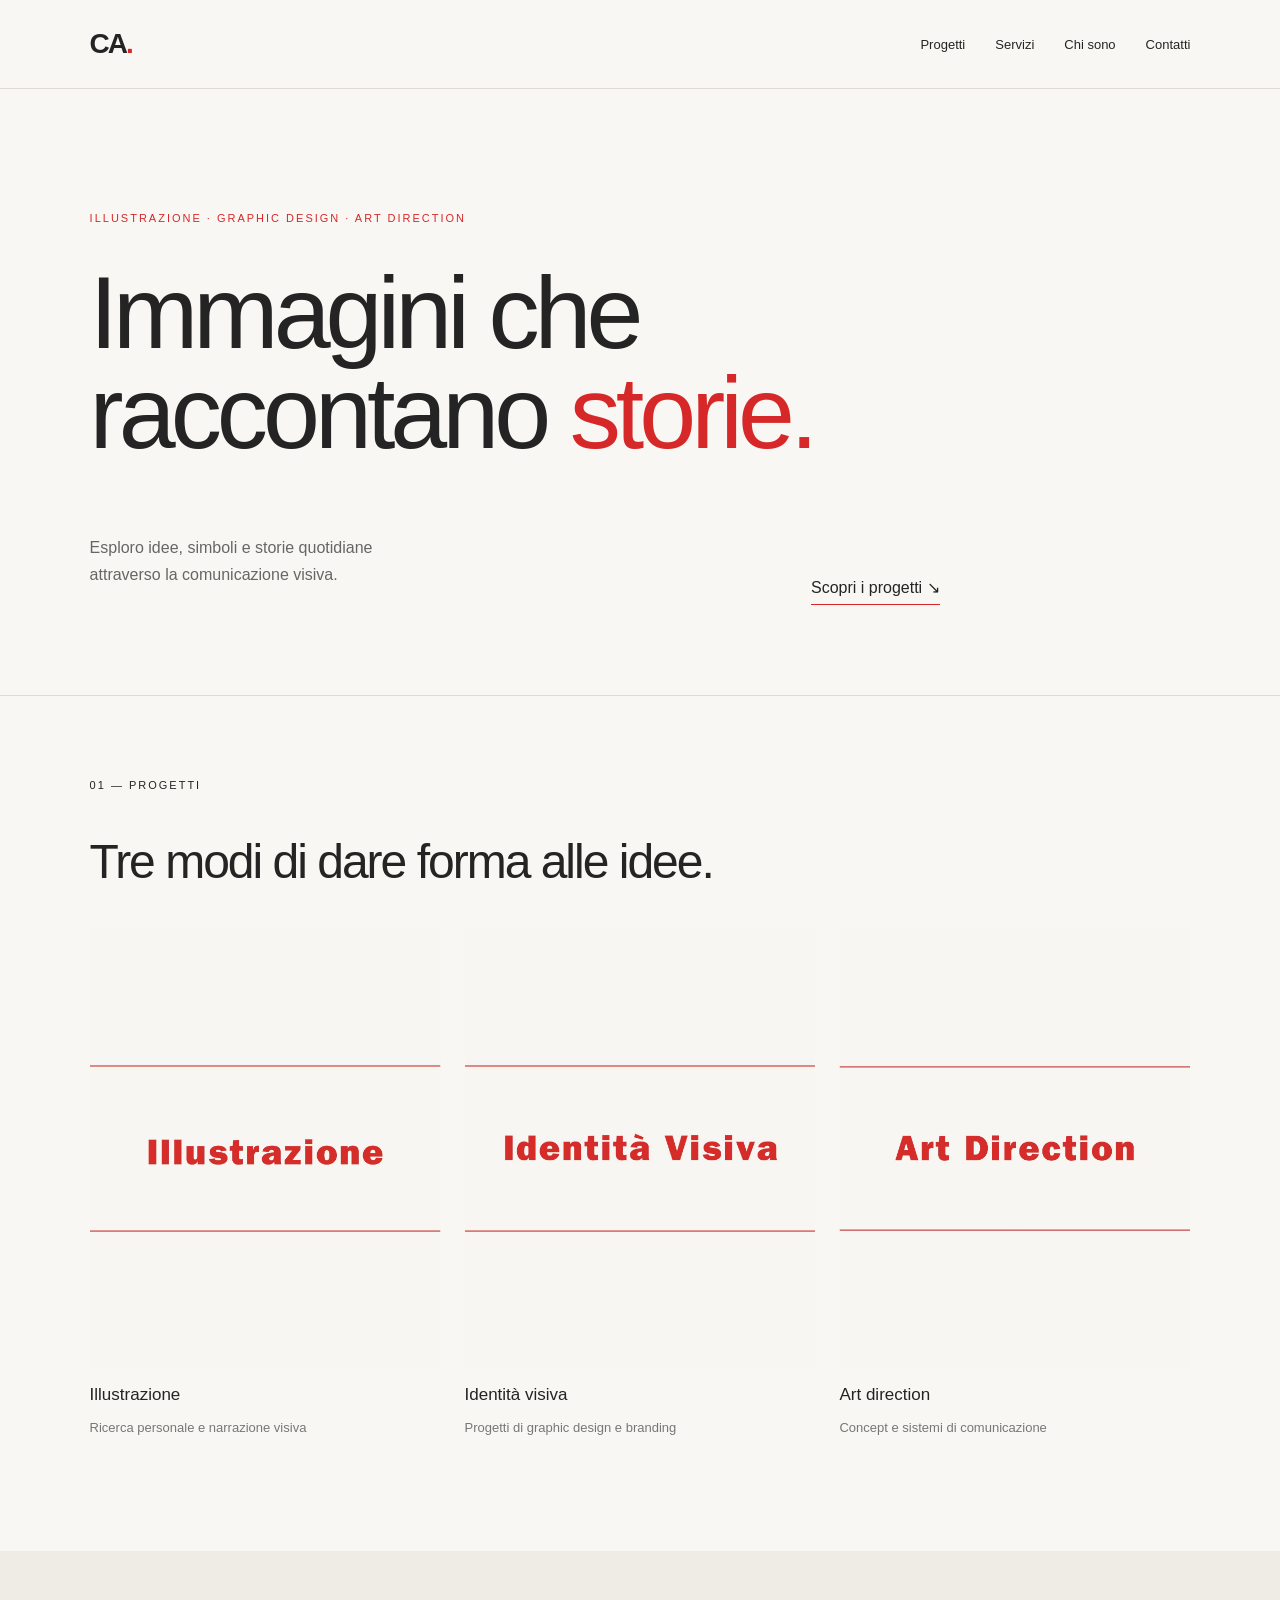
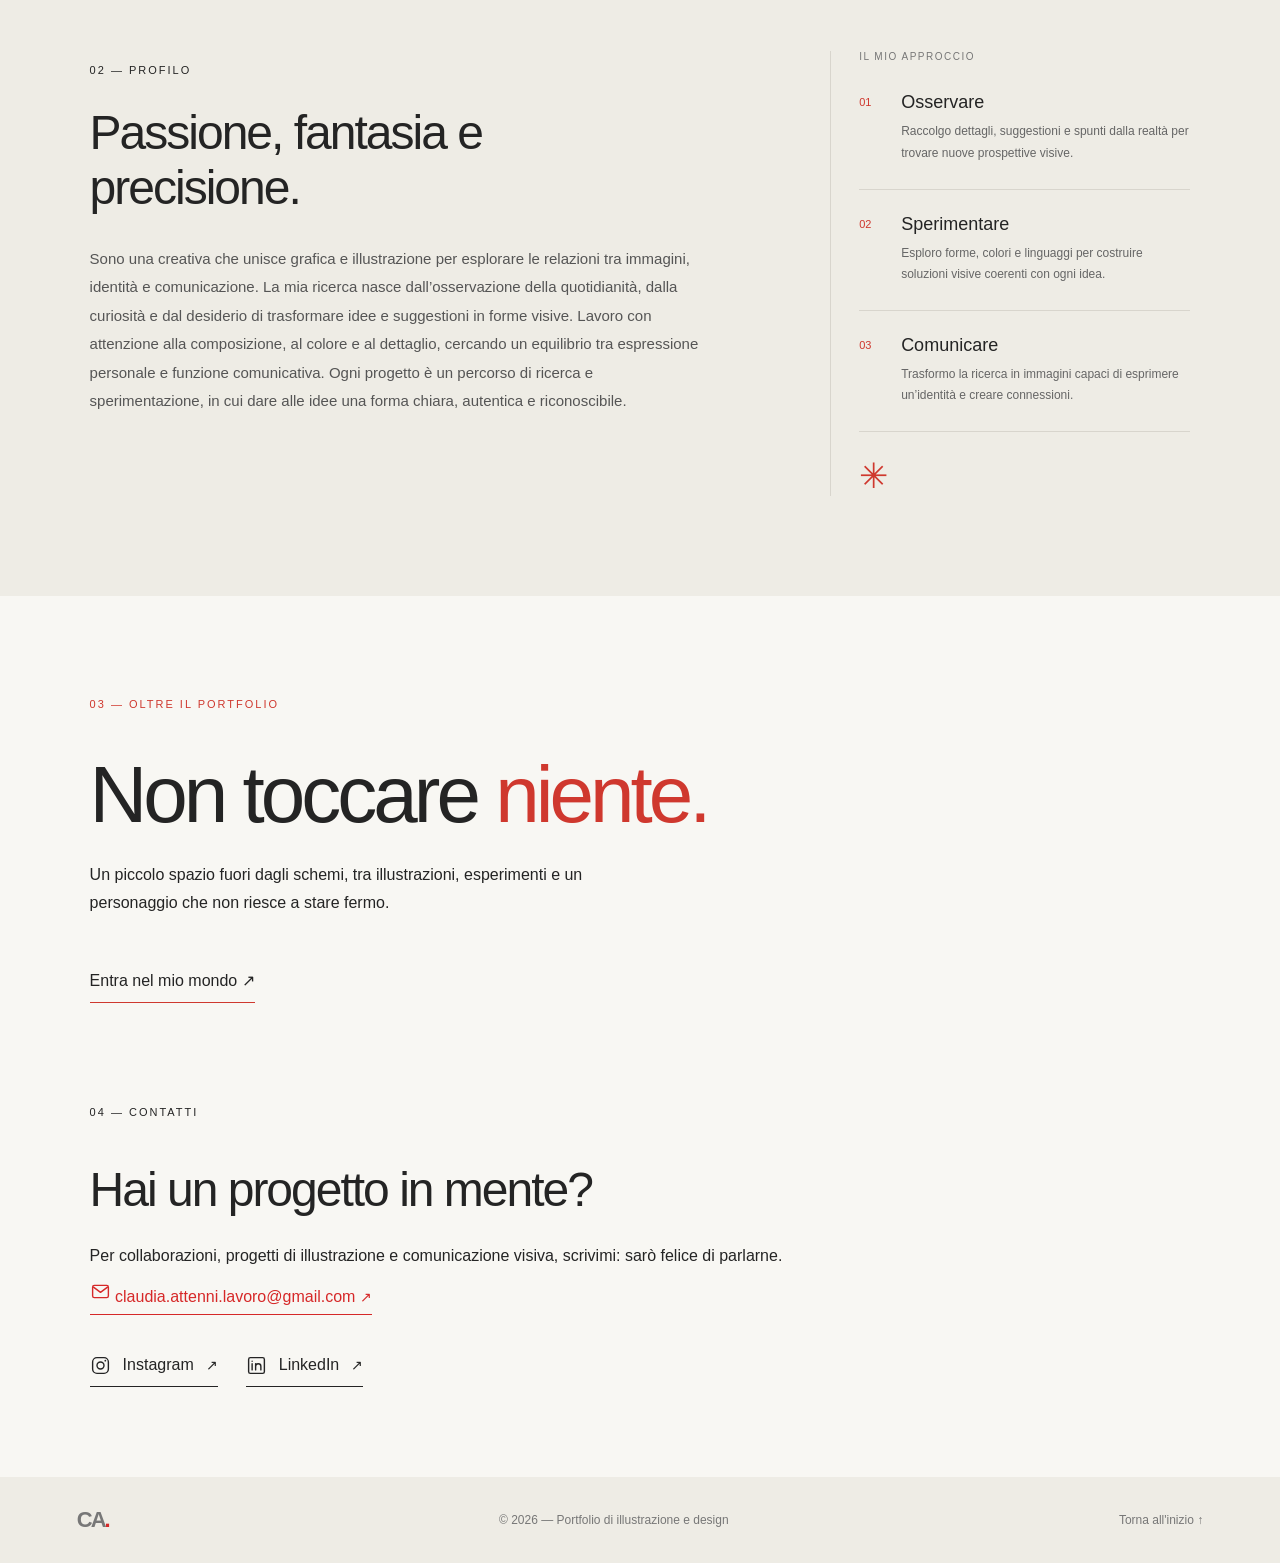
<file: index.html>
<!DOCTYPE html>
<html lang="it">
<head>
  <meta charset="UTF-8">
  <meta name="viewport" content="width=device-width, initial-scale=1.0">

  <title>Portfolio | Illustrazione e Design</title>

<link rel="icon" type="image/png" href="img\favicon.png">

  <link rel="stylesheet" href="style.css">
</head>

<body>

  <header class="header">
    <a href="#" class="logo">CA<span>.</span></a>

    <nav class="menu">
  <a href="index.html#progetti">Progetti</a>
  <a href="servizi.html">Servizi</a>
  <a href="chi-sono.html">Chi sono</a>
  <a href="index.html#contatti">Contatti</a>
</nav>
  </header>

  <main>

    <section class="hero">
      <p class="etichetta">
        ILLUSTRAZIONE · GRAPHIC DESIGN · ART DIRECTION
      </p>

      <h1>
        Immagini che<br>
        raccontano <span>storie.</span>
      </h1>

      <div class="hero-bottom">
        <p>
          Esploro idee, simboli e storie quotidiane
          attraverso la comunicazione visiva.
        </p>

        <a href="#progetti" class="link-progetti">
          Scopri i progetti ↘
        </a>
      </div>
    </section>

    <section class="progetti" id="progetti">
      <div class="sezione-header">
        <p class="etichetta">01 — PROGETTI</p>
        <h2>Tre modi di dare forma alle idee.</h2>
      </div>

  
<div class="griglia-progetti">

  <a class="progetto-link" href="illustrazione.html">
    <article class="progetto">
      <div class="immagine progetto-uno">
        <img
          src="img/illustrazione.jpg"
          alt="Illustrazione originale"
          loading="lazy"
        >
        <span></span>
      </div>
      <h3>Illustrazione</h3>
      <p>Ricerca personale e narrazione visiva</p>
    </article>
  </a>

  <a class="progetto-link" href="identita-visiva.html">
    <article class="progetto">
      <div class="immagine progetto-due">
        <img
          src="img/identita-visiva.jpg"
          alt="Progetto di identità visiva"
          loading="lazy"
        >
        <span></span>
      </div>
      <h3>Identità visiva</h3>
      <p>Progetti di graphic design e branding</p>
    </article>
  </a>

  <a class="progetto-link" href="art-direction.html">
    <article class="progetto">
      <div class="immagine progetto-tre">
        <img
          src="img/art-direction.jpg"
          alt="Progetto di art direction"
          loading="lazy"
        >
        <span></span>
      </div>
      <h3>Art direction</h3>
      <p>Concept e sistemi di comunicazione</p>
    </article>
  </a>

</div>

    </section>

   
<section class="profilo" id="profilo">

  <div class="profilo-sinistra">
    <p class="etichetta">02 — PROFILO</p>

    <h2>Passione, fantasia e precisione.</h2>

    <p class="profilo-testo">
      Sono una creativa che unisce grafica e illustrazione per esplorare
      le relazioni tra immagini, identità e comunicazione. La mia ricerca
      nasce dall’osservazione della quotidianità, dalla curiosità e dal
      desiderio di trasformare idee e suggestioni in forme visive.
      Lavoro con attenzione alla composizione, al colore e al dettaglio,
      cercando un equilibrio tra espressione personale e funzione
      comunicativa. Ogni progetto è un percorso di ricerca e
      sperimentazione, in cui dare alle idee una forma chiara,
      autentica e riconoscibile.
    </p>
  </div>

  <aside class="profilo-destra">

    <p class="profilo-laterale-titolo">IL MIO APPROCCIO</p>

    <div class="profilo-punto">
      <span class="profilo-numero">01</span>
      <div>
        <h3>Osservare</h3>
        <p>
          Raccolgo dettagli, suggestioni e spunti dalla realtà
          per trovare nuove prospettive visive.
        </p>
      </div>
    </div>

    <div class="profilo-punto">
      <span class="profilo-numero">02</span>
      <div>
        <h3>Sperimentare</h3>
        <p>
          Esploro forme, colori e linguaggi per costruire
          soluzioni visive coerenti con ogni idea.
        </p>
      </div>
    </div>

    <div class="profilo-punto">
      <span class="profilo-numero">03</span>
      <div>
        <h3>Comunicare</h3>
        <p>
          Trasformo la ricerca in immagini capaci di esprimere
          un’identità e creare connessioni.
        </p>
      </div>
    </div>

    <span class="profilo-segno" aria-hidden="true">✳</span>

  </aside>

</section>

</section>

<!-- IL MIO MONDO ILLUSTRATO -->
<section class="mondo-illustrato">

  <div class="mondo-testo">
    <p class="etichetta">03 — OLTRE IL PORTFOLIO</p>

    <h2>Non toccare <span>niente.</span></h2>

    <p>
      Un piccolo spazio fuori dagli schemi,
      tra illustrazioni, esperimenti e un
      personaggio che non riesce a stare fermo.
    </p>

    <a href="https://claudia20-12.github.io/non-toccare-niente/"
       target="_blank"
       rel="noopener noreferrer">
       Entra nel mio mondo ↗
    </a>
  </div>

</section>

<section class="contatti" id="contatti">

  <p class="etichetta">04 — CONTATTI</p>

  <h2>Hai un progetto in mente?</h2>

  <p>
    Per collaborazioni, progetti di illustrazione e comunicazione visiva,
    scrivimi: sarò felice di parlarne.
  </p>

  <a class="link-email" href="mailto:claudia.attenni.lavoro@gmail.com">
    <svg viewBox="0 0 24 24" aria-hidden="true">
      <rect x="3" y="5" width="18" height="14" rx="2"/>
      <path d="m4 7 8 6 8-6"/>
    </svg>
    <span>claudia.attenni.lavoro@gmail.com</span>
    <span class="freccia-contatto">↗</span>
  </a>

  <div class="contatti-social">

    <a
      href="https://www.instagram.com/claudia_graphicdesign/"
      target="_blank"
      rel="noopener noreferrer"
      aria-label="Visita il profilo Instagram"
    >
      <svg viewBox="0 0 24 24" aria-hidden="true">
        <rect x="3" y="3" width="18" height="18" rx="5"/>
        <circle cx="12" cy="12" r="4"/>
        <circle cx="17.5" cy="6.5" r="1" class="punto-icona"/>
      </svg>
      <span>Instagram</span>
      <span class="freccia-contatto">↗</span>
    </a>

    <a
      href="https://www.linkedin.com/in/claudia-attenni-b484a43a5/"
      target="_blank"
      rel="noopener noreferrer"
      aria-label="Visita il profilo LinkedIn"
    >
      <svg viewBox="0 0 24 24" aria-hidden="true">
        <rect x="3" y="3" width="18" height="18" rx="2"/>
        <path d="M7 10v7 M7 7v.1 M11 17v-7 M11 13a3 3 0 0 1 6 0v4"/>
      </svg>
      <span>LinkedIn</span>
      <span class="freccia-contatto">↗</span>
    </a>

  </div>

</section>


  </main>

<footer class="footer">
  <a href="index.html" class="logo">CA<span>.</span></a>

  <p>© 2026 — Portfolio di illustrazione e design</p>

  <a href="#top" class="torna-inizio">
    Torna all'inizio ↑
  </a>
</footer>

  <script src="script.js"></script>

</body>
</html>
</file>
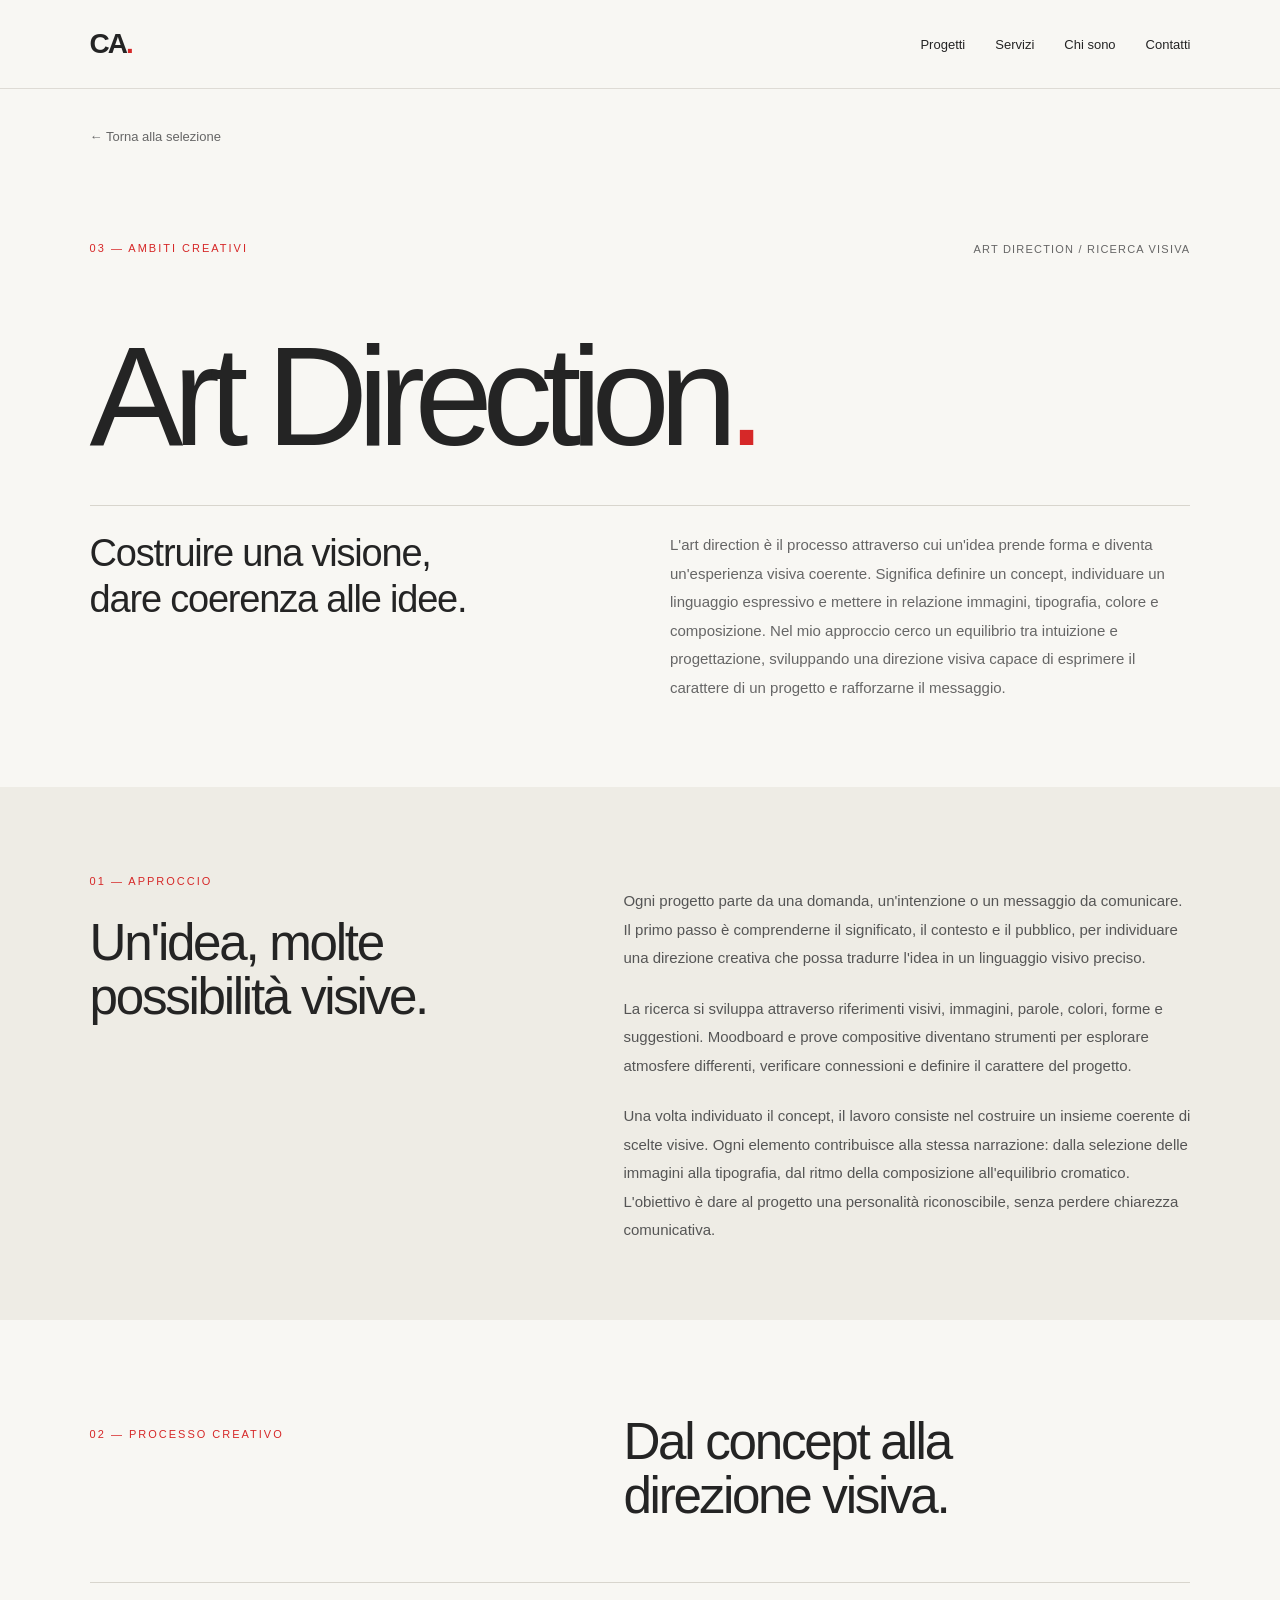
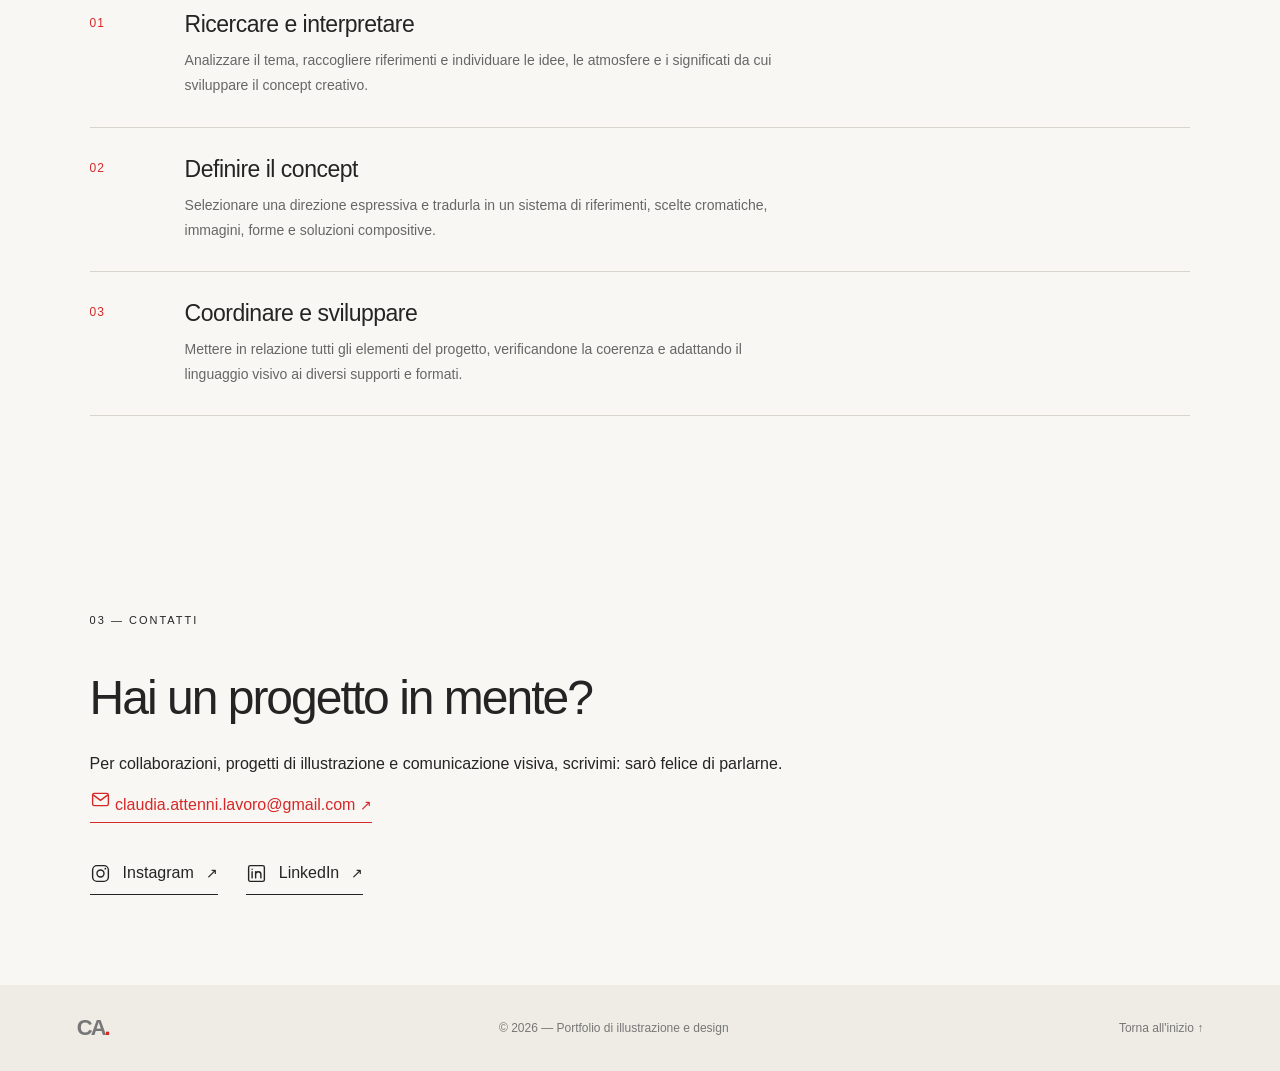
<file: art-direction.html>
<!DOCTYPE html>
<html lang="it">
<head>
  <meta charset="UTF-8">
  <meta name="viewport" content="width=device-width, initial-scale=1.0">

  <title>Art Direction | Portfolio creativo</title>
  <link rel="icon" type="image/png" href="img\favicon.png">
  <meta name="description" content="Ricerca visiva, concept e direzione creativa per progetti di comunicazione.">

  <link rel="stylesheet" href="style.css">
</head>

<body>

  <header class="header">
    <a href="index.html" class="logo">CA<span>.</span></a>

    <nav class="menu">
      <a href="index.html#progetti">Progetti</a>
      <a href="servizi.html">Servizi</a>
      <a href="chi-sono.html">Chi sono</a>
      <a href="index.html#contatti">Contatti</a>
    </nav>
  </header>

  <main class="pagina-ambito pagina-art-direction">

    <a class="torna-indietro" href="index.html#progetti">
      ← Torna alla selezione
    </a>

    <!-- INTRODUZIONE -->

    <section class="ambito-introduzione">

      <div class="ambito-meta">
        <p class="etichetta">03 — AMBITI CREATIVI</p>
        <p class="ambito-categoria">ART DIRECTION / RICERCA VISIVA</p>
      </div>

      <h1>Art Direction<span>.</span></h1>

      <div class="ambito-introduzione-fondo">

        <p class="ambito-claim">
          Costruire una visione, dare coerenza alle idee.
        </p>

        <p class="ambito-descrizione">
          L'art direction è il processo attraverso cui un'idea
          prende forma e diventa un'esperienza visiva coerente.
          Significa definire un concept, individuare un linguaggio
          espressivo e mettere in relazione immagini, tipografia,
          colore e composizione. Nel mio approccio cerco un
          equilibrio tra intuizione e progettazione, sviluppando
          una direzione visiva capace di esprimere il carattere
          di un progetto e rafforzarne il messaggio.
        </p>

      </div>
    </section>

    <!-- APPROCCIO CREATIVO -->

    <section class="ambito-approccio">

      <div class="ambito-approccio-titolo">
        <p class="etichetta">01 — APPROCCIO</p>

        <h2>Un'idea, molte possibilità visive.</h2>
      </div>

      <div class="ambito-approccio-testo">

        <p>
          Ogni progetto parte da una domanda, un'intenzione
          o un messaggio da comunicare. Il primo passo è
          comprenderne il significato, il contesto e il pubblico,
          per individuare una direzione creativa che possa
          tradurre l'idea in un linguaggio visivo preciso.
        </p>

        <p>
          La ricerca si sviluppa attraverso riferimenti visivi,
          immagini, parole, colori, forme e suggestioni.
          Moodboard e prove compositive diventano strumenti
          per esplorare atmosfere differenti, verificare
          connessioni e definire il carattere del progetto.
        </p>

        <p>
          Una volta individuato il concept, il lavoro consiste
          nel costruire un insieme coerente di scelte visive.
          Ogni elemento contribuisce alla stessa narrazione:
          dalla selezione delle immagini alla tipografia,
          dal ritmo della composizione all'equilibrio cromatico.
          L'obiettivo è dare al progetto una personalità
          riconoscibile, senza perdere chiarezza comunicativa.
        </p>

      </div>
    </section>

    <!-- PROCESSO CREATIVO -->

    <section class="ambito-processo">

      <div class="ambito-processo-intestazione">
        <p class="etichetta">02 — PROCESSO CREATIVO</p>

        <h2>Dal concept alla direzione visiva.</h2>
      </div>

      <div class="processo-voci">

        <article class="processo-voce">
          <span class="processo-numero">01</span>

          <div>
            <h3>Ricercare e interpretare</h3>
            <p>
              Analizzare il tema, raccogliere riferimenti
              e individuare le idee, le atmosfere e i significati
              da cui sviluppare il concept creativo.
            </p>
          </div>
        </article>

        <article class="processo-voce">
          <span class="processo-numero">02</span>

          <div>
            <h3>Definire il concept</h3>
            <p>
              Selezionare una direzione espressiva e tradurla
              in un sistema di riferimenti, scelte cromatiche,
              immagini, forme e soluzioni compositive.
            </p>
          </div>
        </article>

        <article class="processo-voce">
          <span class="processo-numero">03</span>

          <div>
            <h3>Coordinare e sviluppare</h3>
            <p>
              Mettere in relazione tutti gli elementi del
              progetto, verificandone la coerenza e adattando
              il linguaggio visivo ai diversi supporti e formati.
            </p>
          </div>
        </article>

      </div>
    </section>

    <!-- GALLERIA -->

    <!-- <section class="ambito-galleria">

      <div class="ambito-galleria-intestazione">

        <div>
          <p class="etichetta">03 — SELEZIONE DEI LAVORI</p>
          <h2>Concept, immagini e visioni.</h2>
        </div>

        <p class="ambito-galleria-intro">
          Una selezione di progetti in cui ricerca,
          composizione e linguaggio visivo si incontrano
          per costruire una direzione creativa riconoscibile.
        </p>

      </div>

      <div class="galleria-illustrazione">

        LAVORO 01 -->

        <!-- <article class="lavoro-illustrazione">
          <div class="lavoro-immagine">
            <img
              src="img/art-direction.jpg"
              alt="Progetto di art direction e ricerca visiva"
              loading="lazy"
            >
            <span class="lavoro-indice">01</span>
          </div>

          <div class="lavoro-didascalia">
            <h3>Ricerca di un concept</h3>
            <p>Concept · Direzione creativa</p>
          </div>
        </article> -->

        <!-- LAVORO 02 -->

        <!-- <article class="lavoro-illustrazione">
          <div class="lavoro-immagine">
            <img
              src="img/art-direction-02.jpg"
              alt="Moodboard e ricerca di riferimenti visivi"
              loading="lazy"
            >
            <span class="lavoro-indice">02</span>
          </div>

          <div class="lavoro-didascalia">
            <h3>Atmosfere e riferimenti</h3>
            <p>Moodboard · Ricerca visiva</p>
          </div>
        </article> -->

        <!-- LAVORO 03 -->

        <!-- <article class="lavoro-illustrazione">
          <div class="lavoro-immagine">
            <img
              src="img/art-direction-03.jpg"
              alt="Studio di composizione e linguaggio visivo"
              loading="lazy"
            >
            <span class="lavoro-indice">03</span>
          </div>

          <div class="lavoro-didascalia">
            <h3>Composizione e ritmo</h3>
            <p>Layout · Sperimentazione</p>
          </div>
        </article> -->

        <!-- LAVORO 04 -->

        <!-- <article class="lavoro-illustrazione">
          <div class="lavoro-immagine">
            <img
              src="img/art-direction-04.jpg"
              alt="Sviluppo finale di un progetto di comunicazione visiva"
              loading="lazy"
            >
            <span class="lavoro-indice">04</span>
          </div>

          <div class="lavoro-didascalia">
            <h3>Una visione coordinata</h3>
            <p>Comunicazione · Sviluppo visivo</p>
          </div>
        </article>

      </div>

      <p class="galleria-nota">
        Una selezione di progetti, ricerche e sperimentazioni visive.
      </p>

    </section> --> 

    <!-- CONTATTI -->

<section class="contatti" id="contatti">

  <p class="etichetta">03 — CONTATTI</p>

  <h2>Hai un progetto in mente?</h2>

  <p>
    Per collaborazioni, progetti di illustrazione e comunicazione visiva,
    scrivimi: sarò felice di parlarne.
  </p>

  <a class="link-email" href="mailto:claudia.attenni.lavoro@gmail.com">
    <svg viewBox="0 0 24 24" aria-hidden="true">
      <rect x="3" y="5" width="18" height="14" rx="2"/>
      <path d="m4 7 8 6 8-6"/>
    </svg>
    <span>claudia.attenni.lavoro@gmail.com</span>
    <span class="freccia-contatto">↗</span>
  </a>

  <div class="contatti-social">

    <a
      href="https://www.instagram.com/claudia_graphicdesign/"
      target="_blank"
      rel="noopener noreferrer"
      aria-label="Visita il profilo Instagram"
    >
      <svg viewBox="0 0 24 24" aria-hidden="true">
        <rect x="3" y="3" width="18" height="18" rx="5"/>
        <circle cx="12" cy="12" r="4"/>
        <circle cx="17.5" cy="6.5" r="1" class="punto-icona"/>
      </svg>
      <span>Instagram</span>
      <span class="freccia-contatto">↗</span>
    </a>

    <a
      href="https://www.linkedin.com/in/claudia-attenni-b484a43a5/"
      target="_blank"
      rel="noopener noreferrer"
      aria-label="Visita il profilo LinkedIn"
    >
      <svg viewBox="0 0 24 24" aria-hidden="true">
        <rect x="3" y="3" width="18" height="18" rx="2"/>
        <path d="M7 10v7 M7 7v.1 M11 17v-7 M11 13a3 3 0 0 1 6 0v4"/>
      </svg>
      <span>LinkedIn</span>
      <span class="freccia-contatto">↗</span>
    </a>

  </div>

</section>


  </main>

<footer class="footer">
  <a href="index.html" class="logo">CA<span>.</span></a>

  <p>© 2026 — Portfolio di illustrazione e design</p>

  <a href="#top" class="torna-inizio">
    Torna all'inizio ↑
  </a>
</footer>

  <script src="script.js"></script>

</body>
</html>
</file>
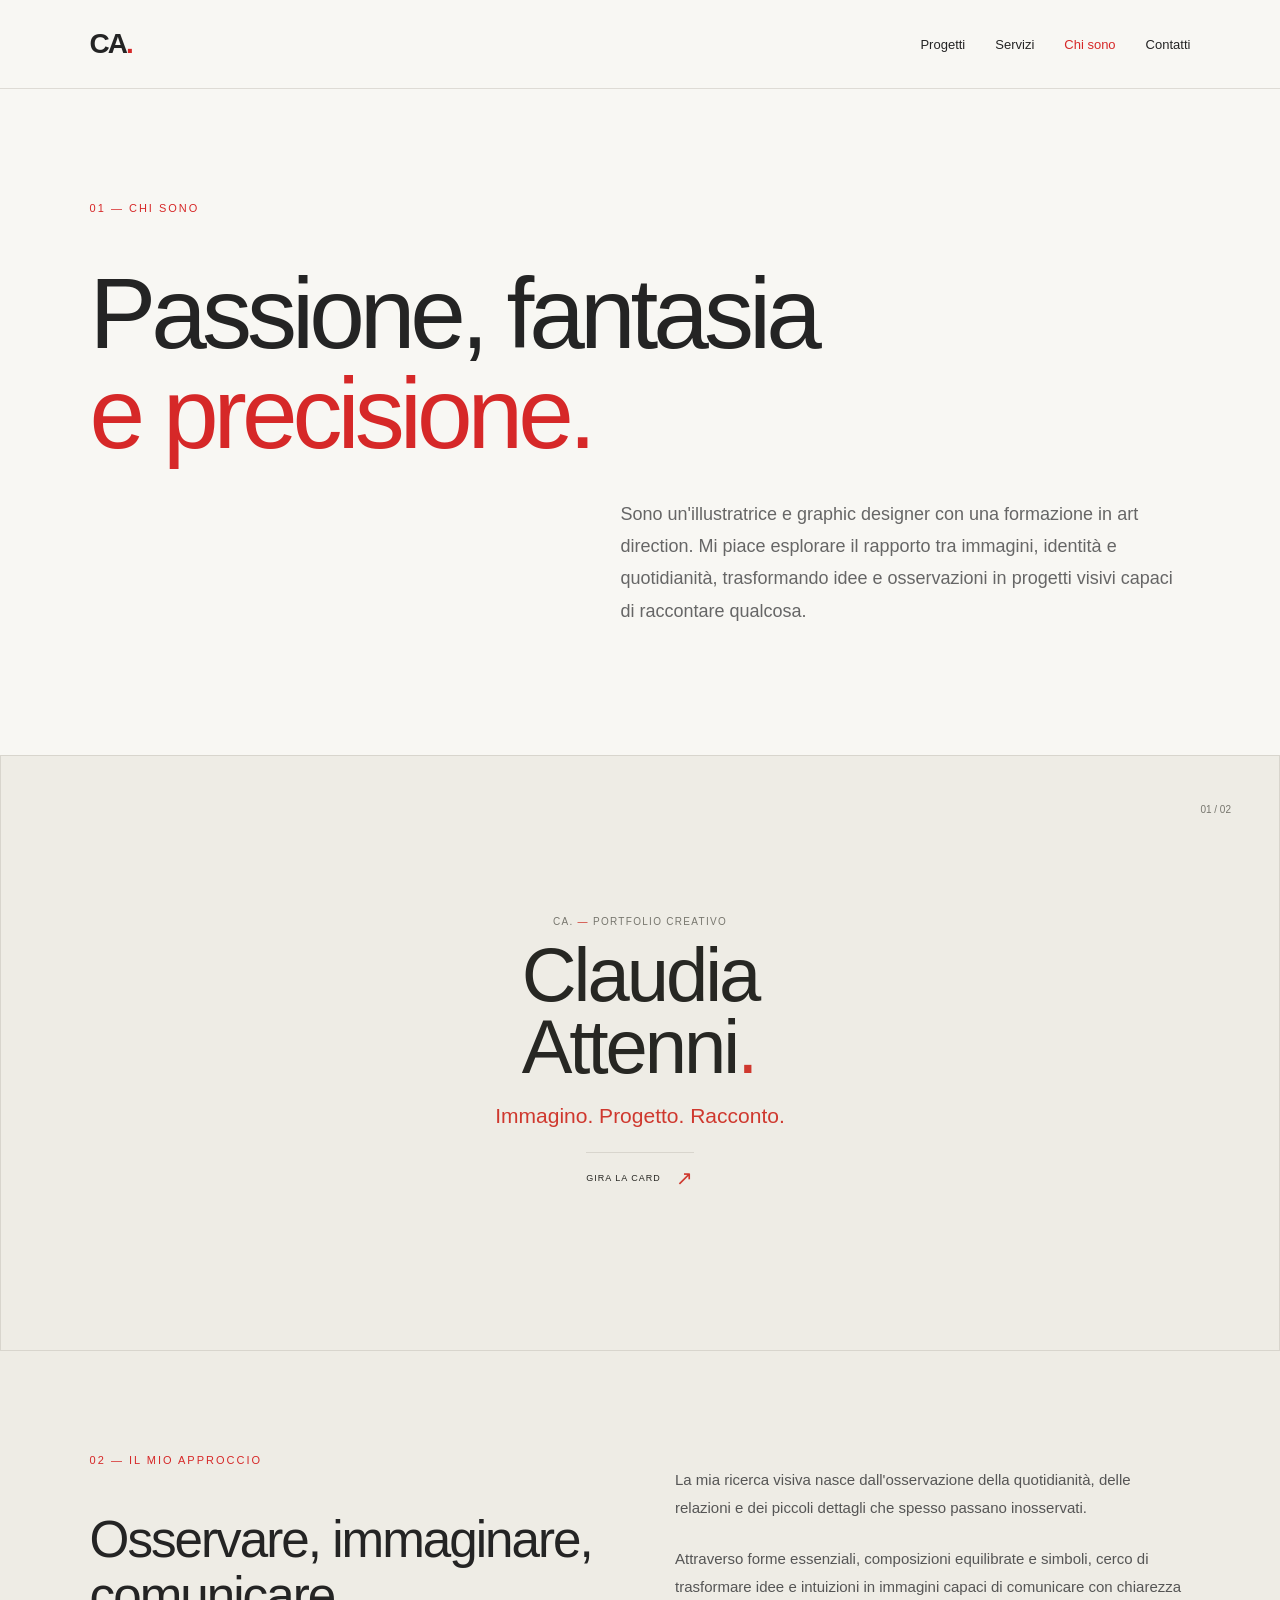
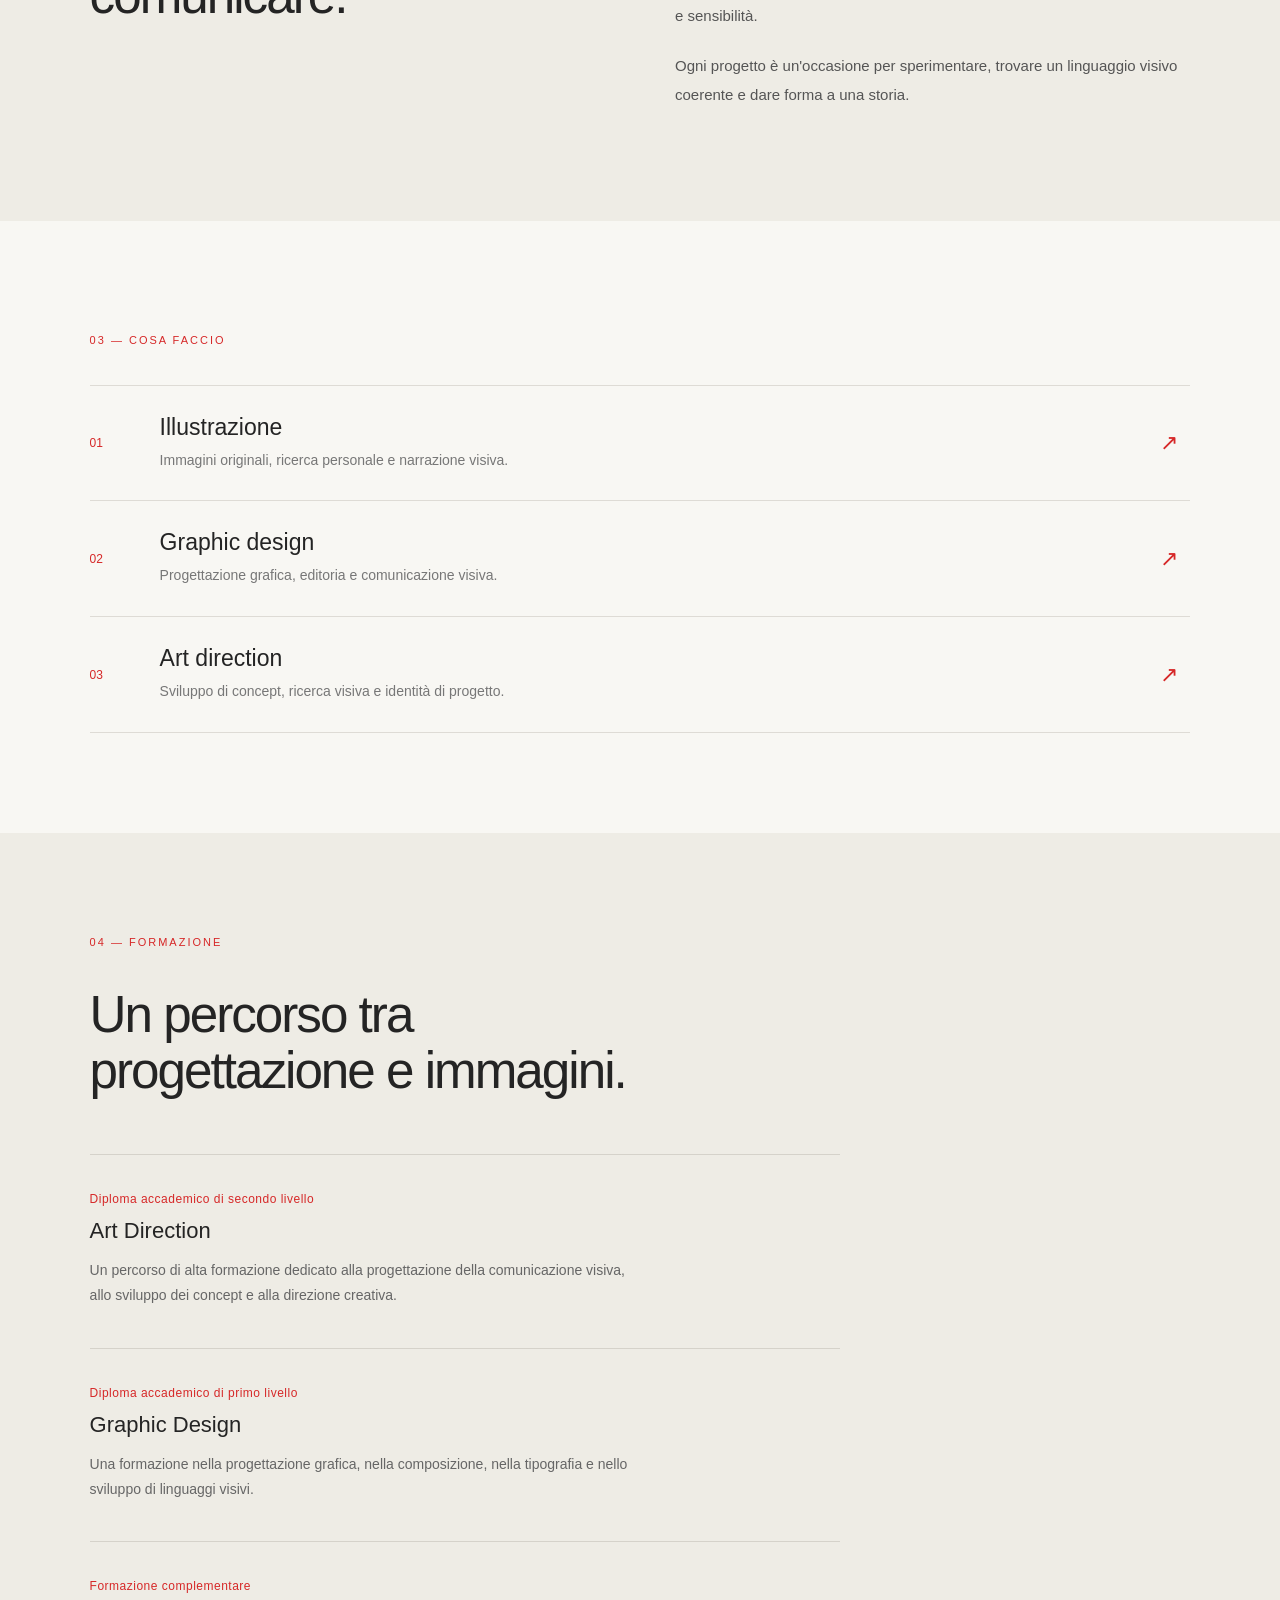
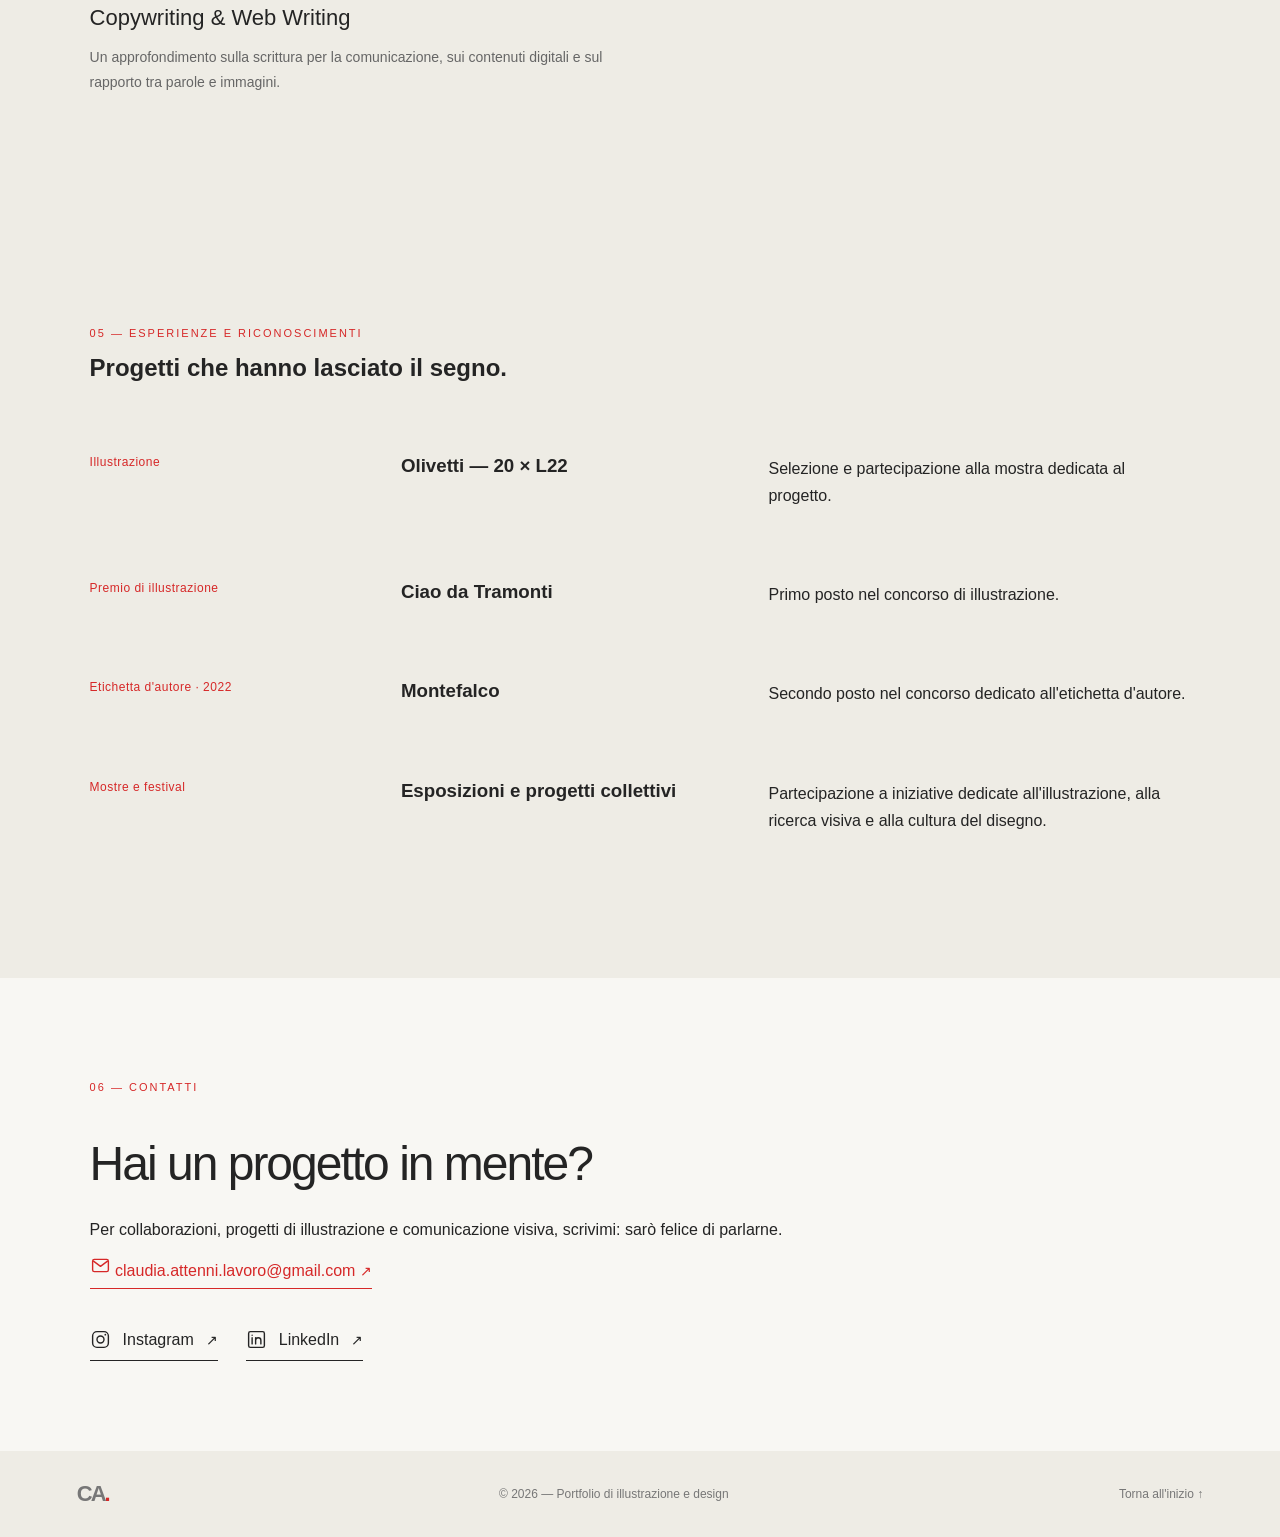
<file: chi-sono.html>
<!DOCTYPE html>
<html lang="it">
<head>
  <meta charset="UTF-8">
  <meta name="viewport" content="width=device-width, initial-scale=1.0">

  <title>Chi sono | Portfolio creativo</title>
<link rel="icon" type="image/png" href="img\favicon.png">
  <link rel="stylesheet" href="style.css">
</head>

<body>

  <header class="header">
    <a href="index.html" class="logo">CA<span>.</span></a>

    <nav class="menu">
      <a href="index.html#progetti">Progetti</a>
      <a href="servizi.html">Servizi</a>
      <a href="chi-sono.html" aria-current="page">Chi sono</a>
      <a href="index.html#contatti">Contatti</a>
    </nav>
  </header>

  <main class="pagina-chi-sono">

<section class="introduzione-personale">
  <p class="etichetta">01 — CHI SONO</p>

  <h1>
    Passione, fantasia
    <span>e precisione.</span>
  </h1>

  <p class="testo-introduttivo">
    Sono un'illustratrice e graphic designer con una formazione
    in art direction. Mi piace esplorare il rapporto tra immagini,
    identità e quotidianità, trasformando idee e osservazioni
    in progetti visivi capaci di raccontare qualcosa.
  </p>
</section>


<section class="immagine-personale card-presentazione">

  <button
    class="opera-flip"
    type="button"
    aria-pressed="false"
    aria-label="Scopri di più su Claudia"
  >

    <span class="opera-flip-interno">

      <!-- FRONTE DELLA CARD -->
      <span class="opera-fronte card-fronte-testo">

        <span class="card-microtesto">
          CA. <span>—</span> PORTFOLIO CREATIVO
        </span>

        <span class="card-nome">Claudia<br>Attenni<span class="punto-rosso">.</span></span>

        <span class="card-frase">
          Immagino. Progetto. Racconto.
        </span>

        <span class="card-invito">
          <span>GIRA LA CARD</span>
          <span class="card-icona">↗</span>
        </span>

        <span class="card-numero">01 / 02</span>

      </span>

      <!-- RETRO DELLA CARD -->
      <span class="opera-retro card-retro-testo">

        <span class="card-microtesto">
          02 / DIETRO LE IDEE
        </span>

        <span class="card-titolo-retro">
          Curiosa<br>per natura<span class="punto-rosso">.</span>
        </span>

        <span class="card-descrizione">
          Mi ispirano i dettagli quotidiani, le forme, i colori
          e le storie che spesso passano inosservate.
          Tra illustrazione, graphic design e art direction,
          cerco modi personali per trasformare le idee in immagini.
        </span>

        <span class="card-parole">
          SPERIMENTARE <span>·</span> CREARE
        </span>

        <span class="card-invito card-invito-retro">
          <span>TORNA AL FRONTE</span>
          <span class="card-icona">↗</span>
        </span>

      </span>

    </span>

  </button>

</section>


    <section class="approccio-creativo">
      <div class="titolo-approccio">
        <p class="etichetta">02 — IL MIO APPROCCIO</p>
        <h2>Osservare, immaginare, comunicare.</h2>
      </div>

      <div class="testo-approccio">
        <p>
          La mia ricerca visiva nasce dall'osservazione della quotidianità,
          delle relazioni e dei piccoli dettagli che spesso passano
          inosservati.
        </p>

        <p>
          Attraverso forme essenziali, composizioni equilibrate e
          simboli, cerco di trasformare idee e intuizioni in immagini
          capaci di comunicare con chiarezza e sensibilità.
        </p>

        <p>
          Ogni progetto è un'occasione per sperimentare, trovare
          un linguaggio visivo coerente e dare forma a una storia.
        </p>
      </div>
    </section>

    <section class="aree-creative">
      <p class="etichetta">03 — COSA FACCIO</p>

      <div class="elenco-competenze">
        <article class="competenza">
          <span>01</span>
          <div>
            <h3>Illustrazione</h3>
            <p>
              Immagini originali, ricerca personale e narrazione visiva.
            </p>
          </div>
          <a class="progetto-link" href="illustrazione.html">
  <span class="freccia">↗</span>
</a>
        </article>

        <article class="competenza">
          <span>02</span>
          <div>
            <h3>Graphic design</h3>
            <p>
              Progettazione grafica, editoria e comunicazione visiva.
            </p>
          </div>
           <a class="progetto-link" href="identita-visiva.html">
  <span class="freccia">↗</span>
</a>
        </article>

        <article class="competenza">
          <span>03</span>
          <div>
            <h3>Art direction</h3>
            <p>
              Sviluppo di concept, ricerca visiva e identità di progetto.
            </p>
          </div>
          <a class="progetto-link" href="art-direction.html">
  <span class="freccia">↗</span>
</a>
        </article>
      </div>
    </section>

<section class="formazione">
  <p class="etichetta">04 — FORMAZIONE</p>

  <h2>Un percorso tra progettazione e immagini.</h2>

  <div class="voce-formazione">
    <p class="anno-formazione">Diploma accademico di secondo livello</p>
    <h3>Art Direction</h3>
    <p>
      Un percorso di alta formazione dedicato alla progettazione
      della comunicazione visiva, allo sviluppo dei concept
      e alla direzione creativa.
    </p>
  </div>

  <div class="voce-formazione">
    <p class="anno-formazione">Diploma accademico di primo livello</p>
    <h3>Graphic Design</h3>
    <p>
      Una formazione nella progettazione grafica, nella composizione,
      nella tipografia e nello sviluppo di linguaggi visivi.
    </p>
  </div>

  <div class="voce-formazione">
    <p class="anno-formazione">Formazione complementare</p>
    <h3>Copywriting &amp; Web Writing</h3>
    <p>
      Un approfondimento sulla scrittura per la comunicazione,
      sui contenuti digitali e sul rapporto tra parole e immagini.
    </p>
  </div>
</section>

<section class="esperienze">
  <p class="etichetta">05 — ESPERIENZE E RICONOSCIMENTI</p>

  <h2>Progetti che hanno lasciato il segno.</h2>

  <div class="elenco-esperienze">

    <article class="voce-esperienza">
      <p class="anno-formazione">Illustrazione</p>
      <h3>Olivetti — 20 × L22</h3>
      <p>
        Selezione e partecipazione alla mostra dedicata
        al progetto.
      </p>
    </article>

    <article class="voce-esperienza">
      <p class="anno-formazione">Premio di illustrazione</p>
      <h3>Ciao da Tramonti</h3>
      <p>
        Primo posto nel concorso di illustrazione.
      </p>
    </article>

    <article class="voce-esperienza">
      <p class="anno-formazione">Etichetta d'autore · 2022</p>
      <h3>Montefalco</h3>
      <p>
        Secondo posto nel concorso dedicato all'etichetta d'autore.
      </p>
    </article>

    <article class="voce-esperienza">
      <p class="anno-formazione">Mostre e festival</p>
      <h3>Esposizioni e progetti collettivi</h3>
      <p>
        Partecipazione a iniziative dedicate all'illustrazione,
        alla ricerca visiva e alla cultura del disegno.
      </p>
    </article>

  </div>
</section>

<section class="contatti" id="contatti">

  <p class="etichetta">06 — CONTATTI</p>

  <h2>Hai un progetto in mente?</h2>

  <p>
    Per collaborazioni, progetti di illustrazione e comunicazione visiva,
    scrivimi: sarò felice di parlarne.
  </p>

  <a class="link-email" href="mailto:claudia.attenni.lavoro@gmail.com">
    <svg viewBox="0 0 24 24" aria-hidden="true">
      <rect x="3" y="5" width="18" height="14" rx="2"/>
      <path d="m4 7 8 6 8-6"/>
    </svg>
    <span>claudia.attenni.lavoro@gmail.com</span>
    <span class="freccia-contatto">↗</span>
  </a>

  <div class="contatti-social">

    <a
      href="https://www.instagram.com/claudia_graphicdesign/"
      target="_blank"
      rel="noopener noreferrer"
      aria-label="Visita il profilo Instagram"
    >
      <svg viewBox="0 0 24 24" aria-hidden="true">
        <rect x="3" y="3" width="18" height="18" rx="5"/>
        <circle cx="12" cy="12" r="4"/>
        <circle cx="17.5" cy="6.5" r="1" class="punto-icona"/>
      </svg>
      <span>Instagram</span>
      <span class="freccia-contatto">↗</span>
    </a>

    <a
      href="https://www.linkedin.com/in/claudia-attenni-b484a43a5/"
      target="_blank"
      rel="noopener noreferrer"
      aria-label="Visita il profilo LinkedIn"
    >
      <svg viewBox="0 0 24 24" aria-hidden="true">
        <rect x="3" y="3" width="18" height="18" rx="2"/>
        <path d="M7 10v7 M7 7v.1 M11 17v-7 M11 13a3 3 0 0 1 6 0v4"/>
      </svg>
      <span>LinkedIn</span>
      <span class="freccia-contatto">↗</span>
    </a>

  </div>

</section>

  </main>

<footer class="footer">
  <a href="index.html" class="logo">CA<span>.</span></a>

  <p>© 2026 — Portfolio di illustrazione e design</p>

  <a href="#top" class="torna-inizio">
    Torna all'inizio ↑
  </a>
</footer>
 <script src="script.js"></script>
</body>
</html>
</file>
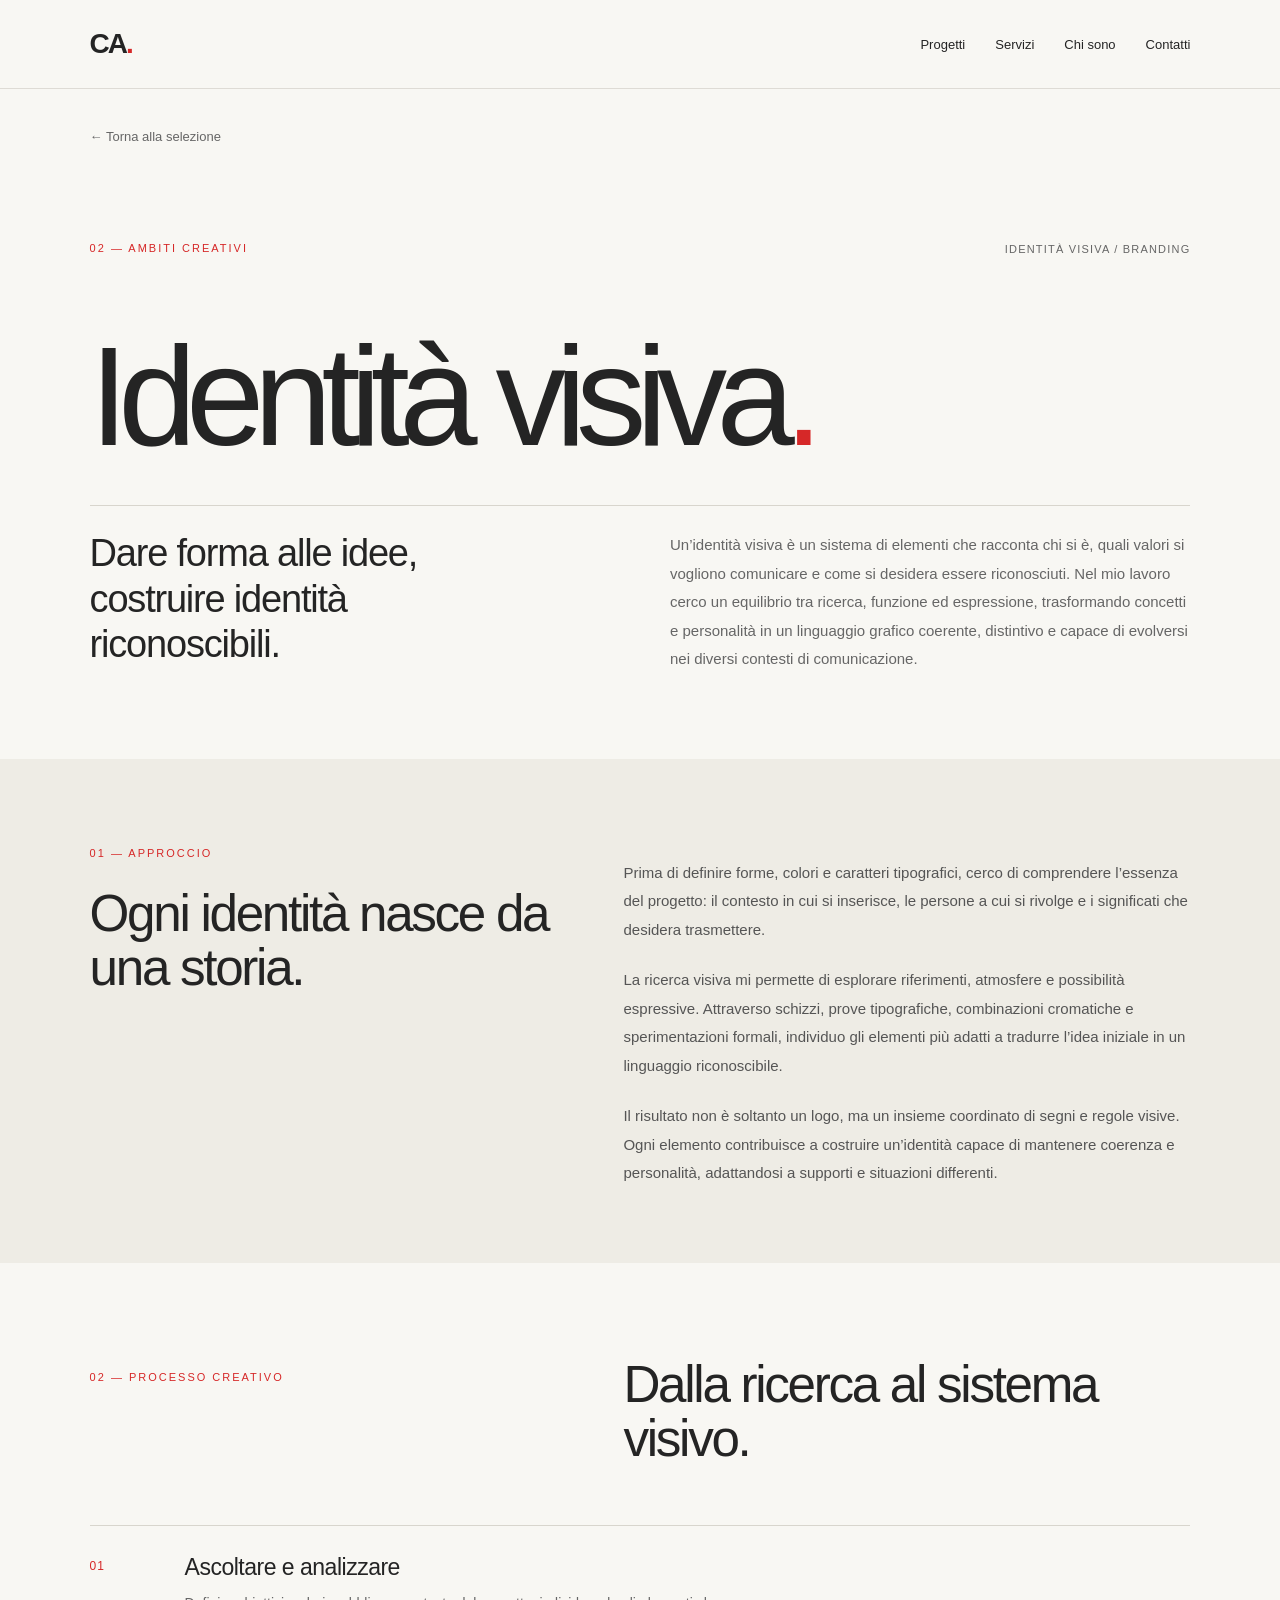
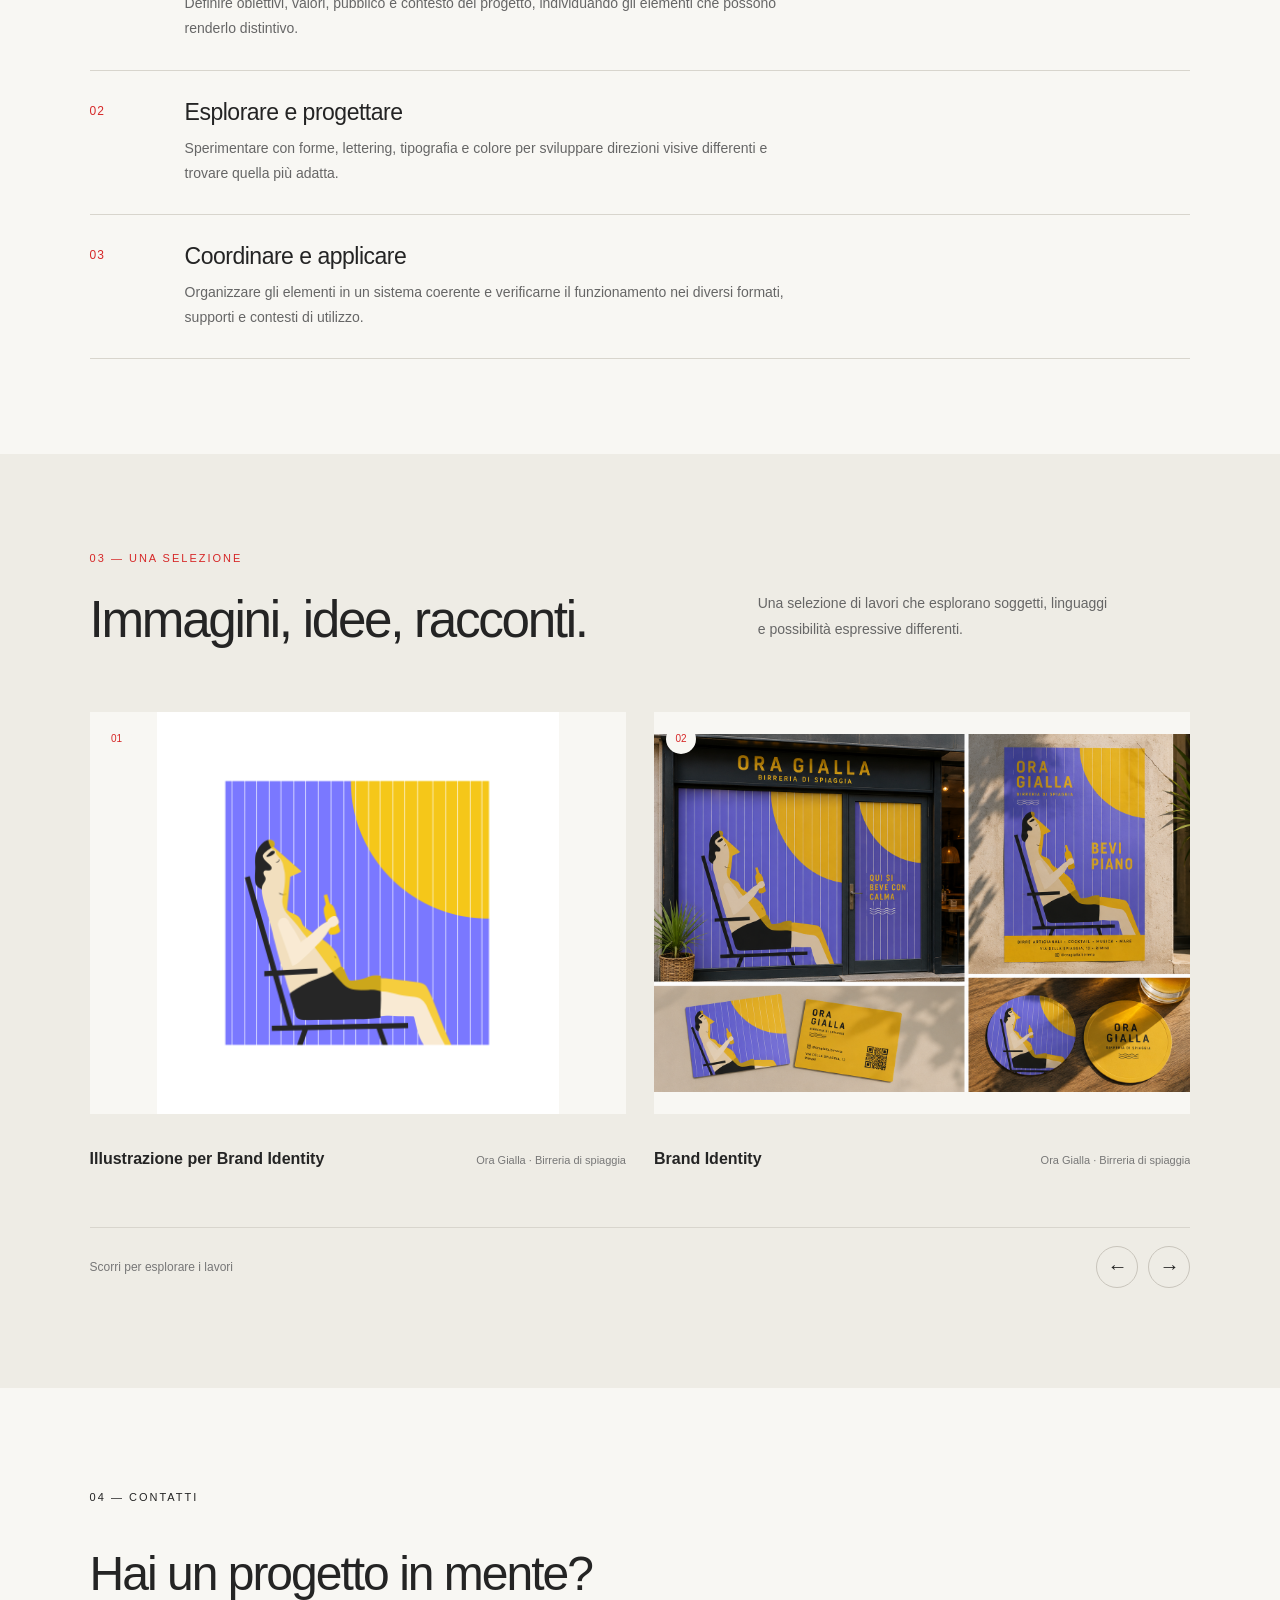
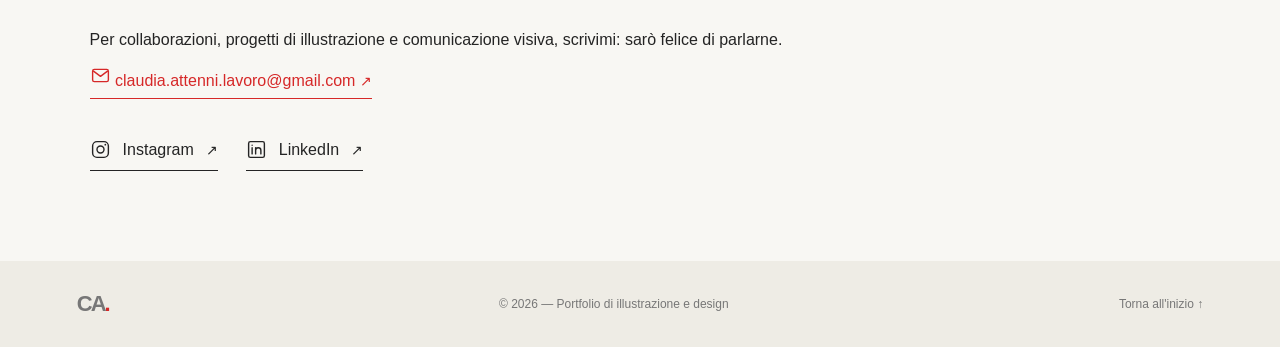
<file: identita-visiva.html>
<!DOCTYPE html>
<html lang="it">
<head>
  <meta charset="UTF-8">
  <meta name="viewport" content="width=device-width, initial-scale=1.0">

  <title>Identità visiva | Portfolio creativo</title>
  <link rel="icon" type="image/png" href="img\favicon.png">
  <meta name="description" content="Progetti di identità visiva, branding, loghi, lettering e sistemi grafici.">

  <link rel="stylesheet" href="style.css">
</head>

<body>

  <header class="header">
    <a href="index.html" class="logo">CA<span>.</span></a>

    <nav class="menu">
      <a href="index.html#progetti">Progetti</a>
      <a href="servizi.html">Servizi</a>
      <a href="chi-sono.html">Chi sono</a>
      <a href="index.html#contatti">Contatti</a>
    </nav>
  </header>

  <main class="pagina-ambito pagina-identita">

    <a class="torna-indietro" href="index.html#progetti">
      ← Torna alla selezione
    </a>

    <!-- INTRODUZIONE -->

    <section class="ambito-introduzione">

      <div class="ambito-meta">
        <p class="etichetta">02 — AMBITI CREATIVI</p>
        <p class="ambito-categoria">IDENTITÀ VISIVA / BRANDING</p>
      </div>

      <h1>Identità visiva<span>.</span></h1>

      <div class="ambito-introduzione-fondo">

        <p class="ambito-claim">
          Dare forma alle idee, costruire identità riconoscibili.
        </p>

        <p class="ambito-descrizione">
          Un’identità visiva è un sistema di elementi che racconta
          chi si è, quali valori si vogliono comunicare e come
          si desidera essere riconosciuti. Nel mio lavoro cerco
          un equilibrio tra ricerca, funzione ed espressione,
          trasformando concetti e personalità in un linguaggio
          grafico coerente, distintivo e capace di evolversi
          nei diversi contesti di comunicazione.
        </p>

      </div>
    </section>

    <!-- APPROCCIO -->

    <section class="ambito-approccio">

      <div class="ambito-approccio-titolo">
        <p class="etichetta">01 — APPROCCIO</p>

        <h2>Ogni identità nasce da una storia.</h2>
      </div>

      <div class="ambito-approccio-testo">

        <p>
          Prima di definire forme, colori e caratteri tipografici,
          cerco di comprendere l’essenza del progetto: il contesto
          in cui si inserisce, le persone a cui si rivolge e i
          significati che desidera trasmettere.
        </p>

        <p>
          La ricerca visiva mi permette di esplorare riferimenti,
          atmosfere e possibilità espressive. Attraverso schizzi,
          prove tipografiche, combinazioni cromatiche e
          sperimentazioni formali, individuo gli elementi più
          adatti a tradurre l’idea iniziale in un linguaggio
          riconoscibile.
        </p>

        <p>
          Il risultato non è soltanto un logo, ma un insieme
          coordinato di segni e regole visive. Ogni elemento
          contribuisce a costruire un’identità capace di mantenere
          coerenza e personalità, adattandosi a supporti e
          situazioni differenti.
        </p>

      </div>
    </section>

    <!-- PROCESSO CREATIVO -->

    <section class="ambito-processo">

      <div class="ambito-processo-intestazione">
        <p class="etichetta">02 — PROCESSO CREATIVO</p>

        <h2>Dalla ricerca al sistema visivo.</h2>
      </div>

      <div class="processo-voci">

        <article class="processo-voce">
          <span class="processo-numero">01</span>

          <div>
            <h3>Ascoltare e analizzare</h3>
            <p>
              Definire obiettivi, valori, pubblico e contesto
              del progetto, individuando gli elementi che
              possono renderlo distintivo.
            </p>
          </div>
        </article>

        <article class="processo-voce">
          <span class="processo-numero">02</span>

          <div>
            <h3>Esplorare e progettare</h3>
            <p>
              Sperimentare con forme, lettering, tipografia
              e colore per sviluppare direzioni visive
              differenti e trovare quella più adatta.
            </p>
          </div>
        </article>

        <article class="processo-voce">
          <span class="processo-numero">03</span>

          <div>
            <h3>Coordinare e applicare</h3>
            <p>
              Organizzare gli elementi in un sistema coerente
              e verificarne il funzionamento nei diversi
              formati, supporti e contesti di utilizzo.
            </p>
          </div>
        </article>

      </div>
    </section>

    <!-- GALLERIA -->

    <!-- <section class="ambito-galleria">

      <div class="ambito-galleria-intestazione">

        <div>
          <p class="etichetta">03 — SELEZIONE DEI LAVORI</p>
          <h2>Identità, segni e sistemi.</h2>
        </div>

        <p class="ambito-galleria-intro">
          Progetti e sperimentazioni in cui ricerca grafica,
          colore e tipografia contribuiscono a definire
          linguaggi visivi distintivi.
        </p>

      </div> -->

      <!-- <div class="galleria-illustrazione">

        PROGETTO 01: BRANDING

        <article class="lavoro-illustrazione">
          <div class="lavoro-immagine">
            <img
              src="img/identita-visiva.JPG"
              alt="Progetto di branding e identità visiva"
              loading="lazy"
            >
            <span class="lavoro-indice">01</span>
          </div>

          <div class="lavoro-didascalia">
            <h3>Identità di marca</h3>
            <p>Branding · Sistema visivo</p>
          </div>
        </article> -->

        <!-- PROGETTO 02: LOGO E LETTERING -->
<!-- 
        <article class="lavoro-illustrazione">
          <div class="lavoro-immagine">
            <img
              src="img/identita-02.jpg"
              alt="Studio di logo e lettering"
              loading="lazy"
            >
            <span class="lavoro-indice">02</span>
          </div>

          <div class="lavoro-didascalia">
            <h3>Segni e caratteri</h3>
            <p>Logo · Lettering</p>
          </div>
        </article> -->

        <!-- PROGETTO 03: PALETTE E SISTEMA GRAFICO -->

        <!-- <article class="lavoro-illustrazione">
          <div class="lavoro-immagine">
            <img
              src="img/identita-03.jpg"
              alt="Palette cromatica e ricerca di un sistema grafico"
              loading="lazy"
            >
            <span class="lavoro-indice">03</span>
          </div>

          <div class="lavoro-didascalia">
            <h3>Colore e linguaggio</h3>
            <p>Palette · Ricerca grafica</p>
          </div>
        </article> -->

        <!-- PROGETTO 04: APPLICAZIONI -->

        <!-- <article class="lavoro-illustrazione">
          <div class="lavoro-immagine">
            <img
              src="img/identita-04.jpg"
              alt="Applicazioni coordinate di un’identità visiva"
              loading="lazy"
            >
            <span class="lavoro-indice">04</span>
          </div>

          <div class="lavoro-didascalia">
            <h3>Un’identità in uso</h3>
            <p>Applicazioni · Coordinamento</p>
          </div>
        </article>

      </div>

      <p class="galleria-nota">
        Una selezione di progetti, ricerche e sperimentazioni visive.
      </p>

    </section> -->

<!-- GALLERIA CON CAROSELLO -->

<section class="ambito-galleria">

  <div class="ambito-galleria-intestazione">
    <div>
      <p class="etichetta">03 — UNA SELEZIONE</p>
      <h2>Immagini, idee, racconti.</h2>
    </div>

    <p class="ambito-galleria-intro">
      Una selezione di lavori che esplorano soggetti, linguaggi e
      possibilità espressive differenti.
    </p>
  </div>

  <div class="carosello-contenitore">

    <div class="galleria-illustrazione carosello-track">

      <!-- LAVORO 01 -->
      <article class="lavoro-illustrazione">
        <div class="lavoro-immagine">
          <img
            src="img/identitavisiva01.JPG"
            alt="Illustrazione selezionata dal portfolio"
            loading="lazy"
          >
          <span class="lavoro-indice">01</span>
        </div>

        <div class="lavoro-didascalia">
          <h4>Illustrazione per Brand Identity</h4>
          <p>Ora Gialla · Birreria di spiaggia</p>
        </div>
      </article>

      <!-- LAVORO 02 -->
      <article class="lavoro-illustrazione">
        <div class="lavoro-immagine">
          <img
            src="img/identitavisiva02.PNG"
            alt="Seconda illustrazione della selezione"
            loading="lazy"
          >
          <span class="lavoro-indice">02</span>
        </div>

        <div class="lavoro-didascalia">
          <h4>Brand Identity</h4>
          <p>Ora Gialla · Birreria di spiaggia</p>
        </div>
      </article>

      <!-- LAVORO 03 -->
      <article class="lavoro-illustrazione">
        <div class="lavoro-immagine">
          <img
            src="img/identitavisiva03.JPG"
            alt="Terza illustrazione della selezione"
            loading="lazy"
          >
          <span class="lavoro-indice">03</span>
        </div>

        <div class="lavoro-didascalia">
          <h4>Illustrazione per Brand Identity</h4>
          <p>Riva Bistrot · Attimi in riva al mare</p>
        </div>
      </article>

      <!-- LAVORO 04 -->
      <article class="lavoro-illustrazione">
        <div class="lavoro-immagine">
          <img
            src="img/identitavisiva04.PNG"
            alt="Quarta illustrazione della selezione"
            loading="lazy"
          >
          <span class="lavoro-indice">04</span>
        </div>

        <div class="lavoro-didascalia">
          <h4>Brand Identity</h4>
          <p>Riva Bistrot · Attimi in riva al mare</p>
        </div>
      </article>

    </div>

    <!-- CONTROLLI DEL CAROSELLO -->

    <div class="carosello-controlli">

      <p class="carosello-istruzione">
        Scorri per esplorare i lavori
      </p>

      <div class="carosello-frecce">
        <button
          type="button"
          class="carosello-freccia carosello-precedente"
          aria-label="Mostra i lavori precedenti"
        >
          ←
        </button>

        <button
          type="button"
          class="carosello-freccia carosello-successivo"
          aria-label="Mostra i lavori successivi"
        >
          →
        </button>
      </div>

    </div>

  </div>



</section>








    <!-- CONTATTI -->

   
<section class="contatti" id="contatti">

  <p class="etichetta">04 — CONTATTI</p>

  <h2>Hai un progetto in mente?</h2>

  <p>
    Per collaborazioni, progetti di illustrazione e comunicazione visiva,
    scrivimi: sarò felice di parlarne.
  </p>

  <a class="link-email" href="mailto:claudia.attenni.lavoro@gmail.com">
    <svg viewBox="0 0 24 24" aria-hidden="true">
      <rect x="3" y="5" width="18" height="14" rx="2"/>
      <path d="m4 7 8 6 8-6"/>
    </svg>
    <span>claudia.attenni.lavoro@gmail.com</span>
    <span class="freccia-contatto">↗</span>
  </a>

  <div class="contatti-social">

    <a
      href="https://www.instagram.com/claudia_graphicdesign/"
      target="_blank"
      rel="noopener noreferrer"
      aria-label="Visita il profilo Instagram"
    >
      <svg viewBox="0 0 24 24" aria-hidden="true">
        <rect x="3" y="3" width="18" height="18" rx="5"/>
        <circle cx="12" cy="12" r="4"/>
        <circle cx="17.5" cy="6.5" r="1" class="punto-icona"/>
      </svg>
      <span>Instagram</span>
      <span class="freccia-contatto">↗</span>
    </a>

    <a
      href="https://www.linkedin.com/in/claudia-attenni-b484a43a5/"
      target="_blank"
      rel="noopener noreferrer"
      aria-label="Visita il profilo LinkedIn"
    >
      <svg viewBox="0 0 24 24" aria-hidden="true">
        <rect x="3" y="3" width="18" height="18" rx="2"/>
        <path d="M7 10v7 M7 7v.1 M11 17v-7 M11 13a3 3 0 0 1 6 0v4"/>
      </svg>
      <span>LinkedIn</span>
      <span class="freccia-contatto">↗</span>
    </a>

  </div>

</section>


  </main>

<footer class="footer">
  <a href="index.html" class="logo">CA<span>.</span></a>

  <p>© 2026 — Portfolio di illustrazione e design</p>

  <a href="#top" class="torna-inizio">
    Torna all'inizio ↑
  </a>
</footer>

  <script src="script.js"></script>

</body>
</html>
</file>
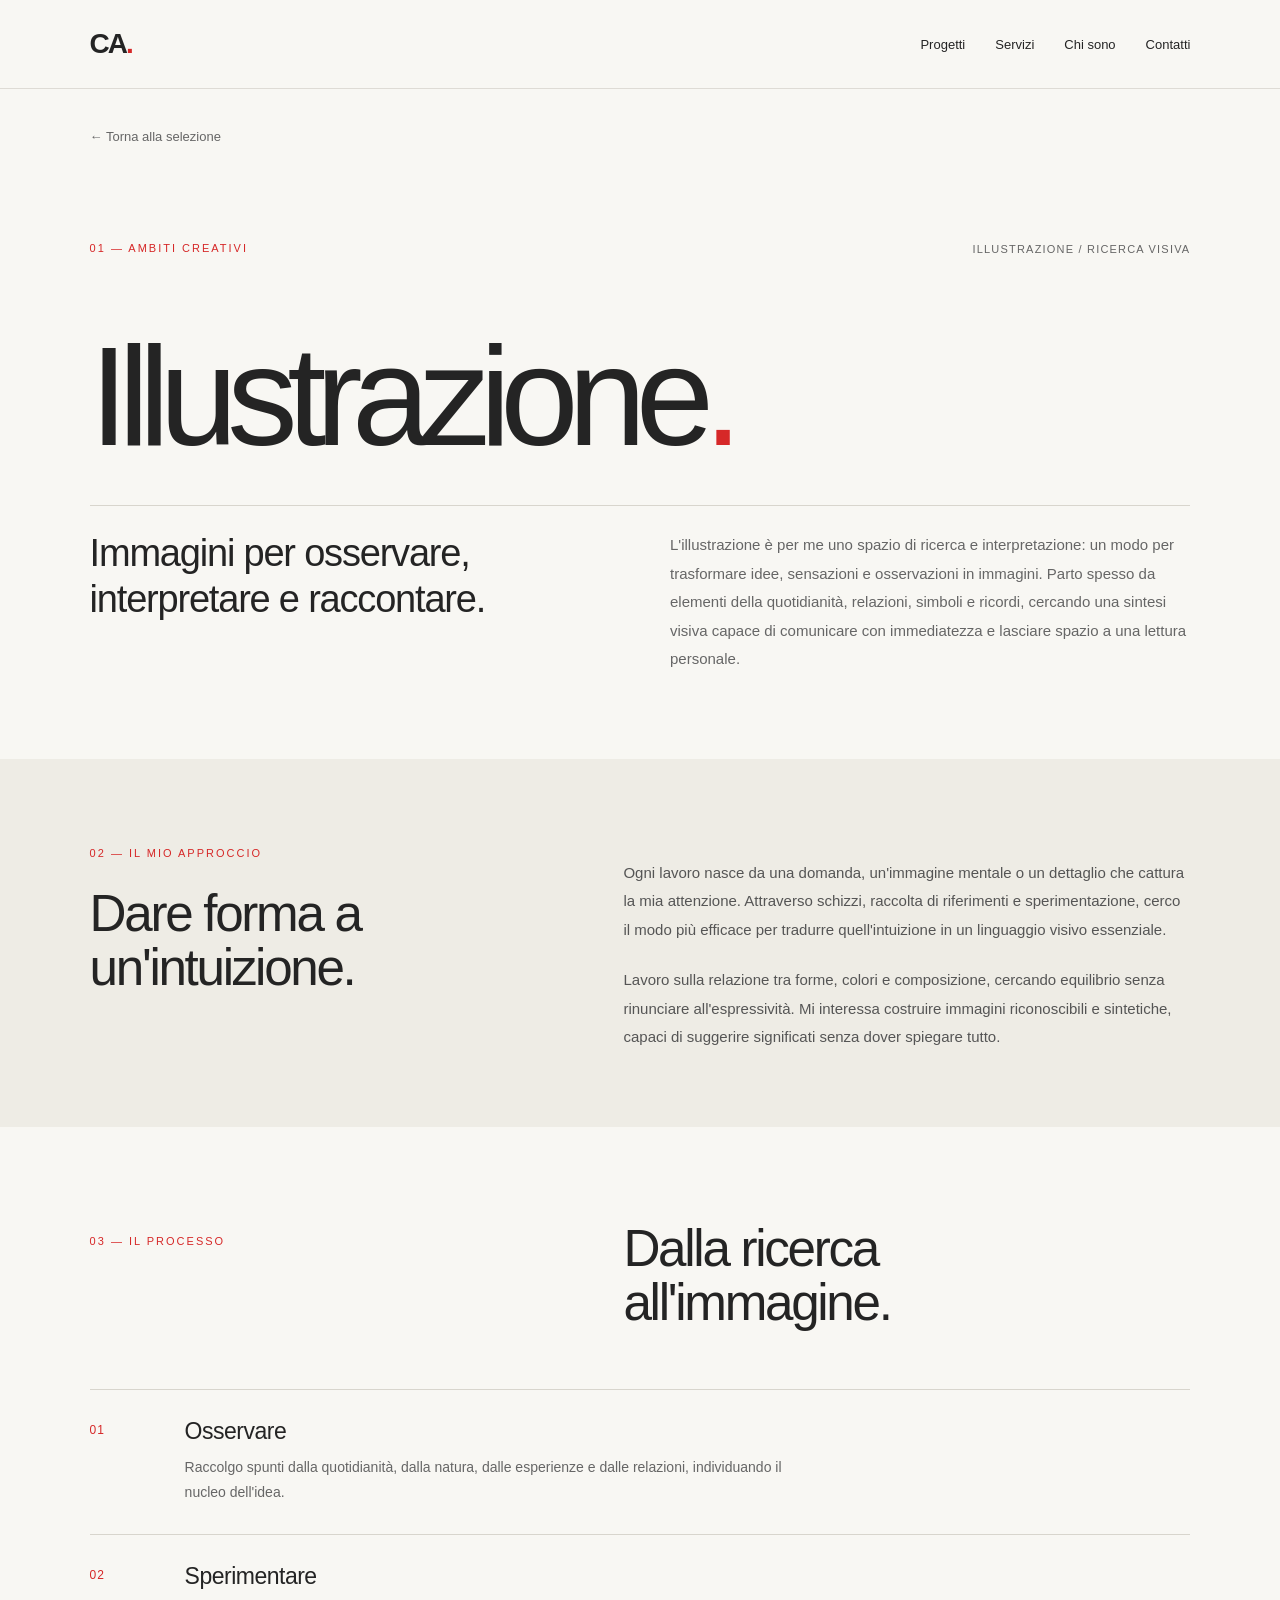
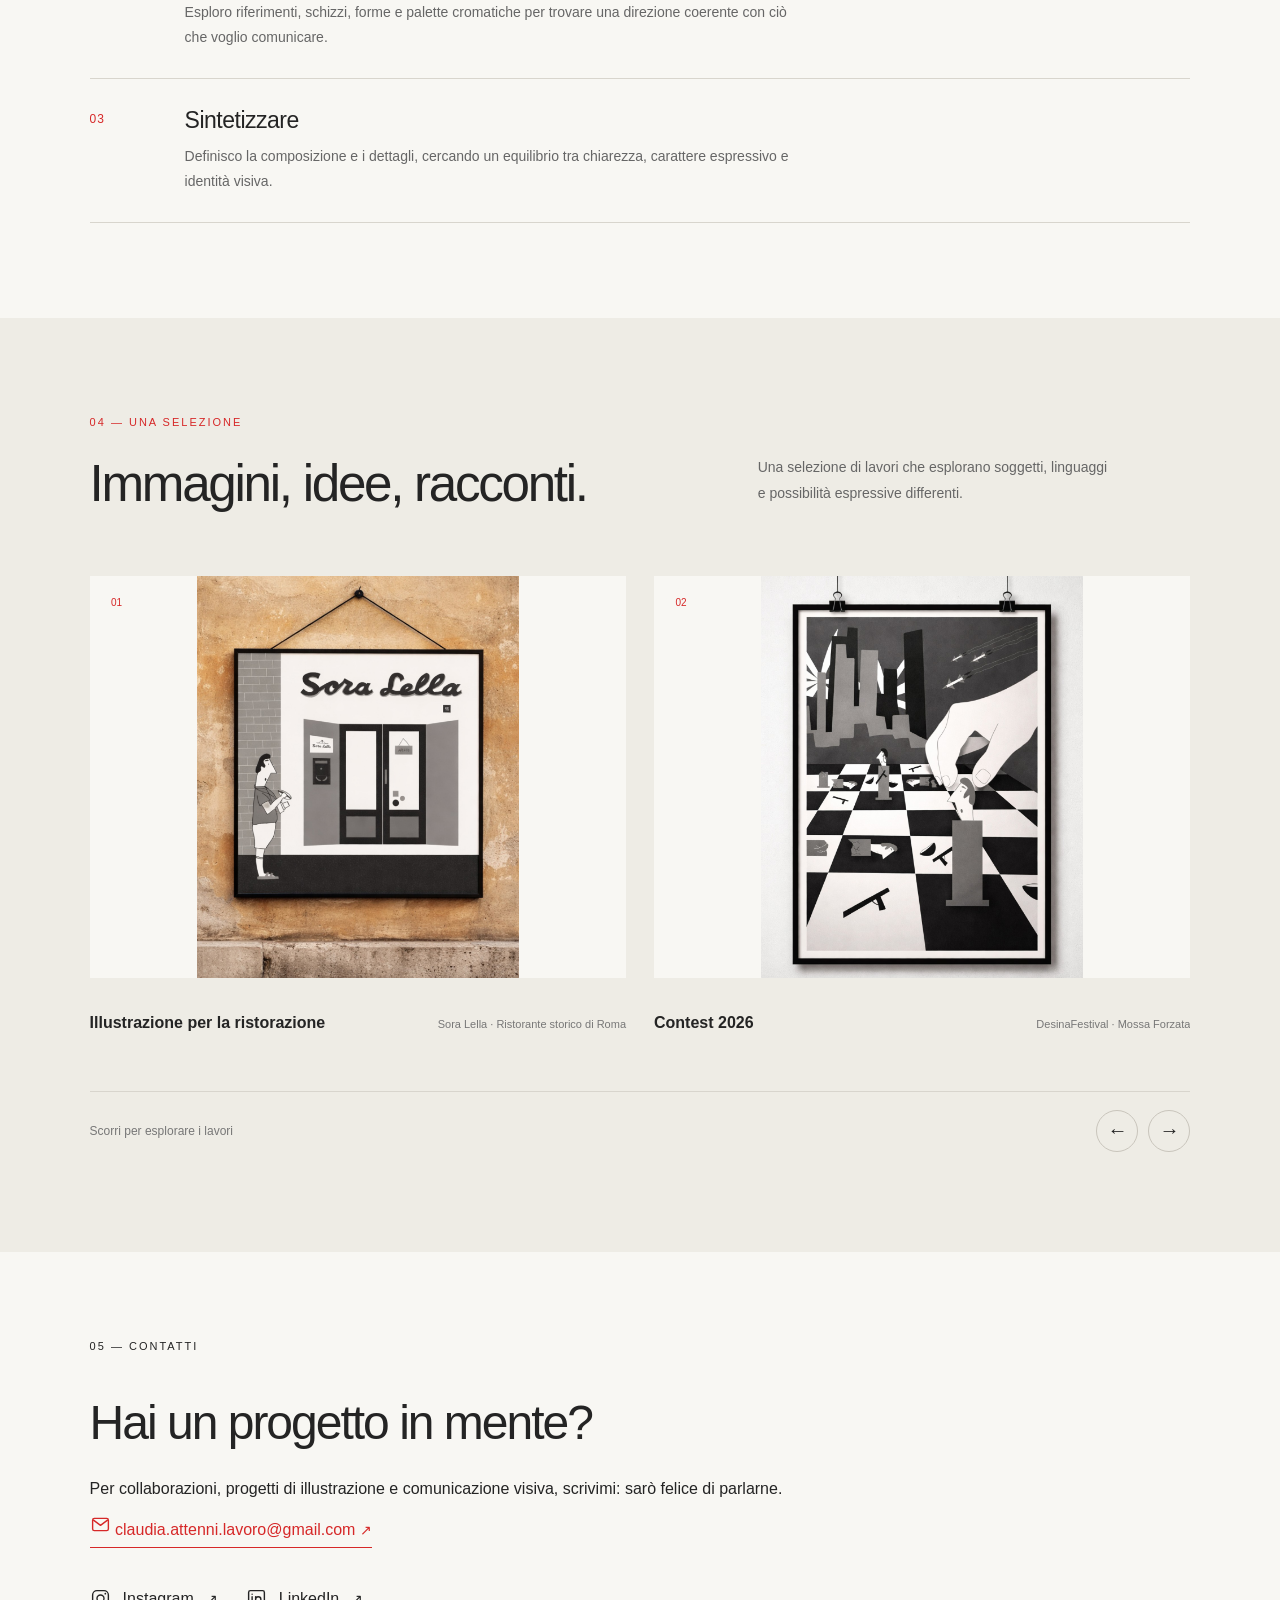
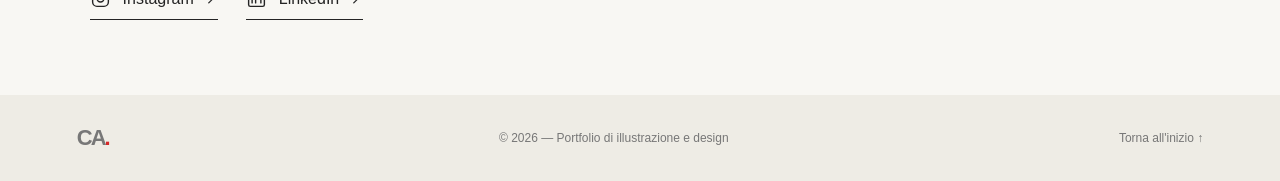
<file: illustrazione.html>
<!DOCTYPE html>
<html lang="it">
<head>
  <meta charset="UTF-8">
  <meta name="viewport" content="width=device-width, initial-scale=1.0">

  <title>Illustrazione | Portfolio creativo</title>
  <link rel="icon" type="image/png" href="img\favicon.png">
  <meta
    name="description"
    content="Ricerca personale, sperimentazione e narrazione visiva attraverso l'illustrazione."
  >

  <link rel="stylesheet" href="style.css">
</head>

<body>

  <!-- HEADER -->
  <header class="header">
    <a href="index.html" class="logo">CA<span>.</span></a>

    <nav class="menu">
      <a href="index.html#progetti">Progetti</a>
      <a href="servizi.html">Servizi</a>
      <a href="chi-sono.html">Chi sono</a>
      <a href="index.html#contatti">Contatti</a>
    </nav>
  </header>


  <main class="pagina-ambito pagina-illustrazione">

    <!-- INTRODUZIONE -->
    <a class="torna-indietro" href="index.html#progetti">
      ← Torna alla selezione
    </a>

    <section class="ambito-introduzione">

      <div class="ambito-meta">
        <p class="etichetta">01 — AMBITI CREATIVI</p>
        <p class="ambito-categoria">ILLUSTRAZIONE / RICERCA VISIVA</p>
      </div>

      <h1>Illustrazione<span>.</span></h1>

      <div class="ambito-introduzione-fondo">
        <p class="ambito-claim">
          Immagini per osservare, interpretare e raccontare.
        </p>

        <p class="ambito-descrizione">
          L'illustrazione è per me uno spazio di ricerca e interpretazione:
          un modo per trasformare idee, sensazioni e osservazioni in immagini.
          Parto spesso da elementi della quotidianità, relazioni, simboli e
          ricordi, cercando una sintesi visiva capace di comunicare con
          immediatezza e lasciare spazio a una lettura personale.
        </p>
      </div>

    </section>


    <!-- APPROCCIO CREATIVO -->
    <section class="ambito-approccio">

      <div class="ambito-approccio-titolo">
        <p class="etichetta">02 — IL MIO APPROCCIO</p>
        <h2>Dare forma a un'intuizione.</h2>
      </div>

      <div class="ambito-approccio-testo">
        <p>
          Ogni lavoro nasce da una domanda, un'immagine mentale o un dettaglio
          che cattura la mia attenzione. Attraverso schizzi, raccolta di
          riferimenti e sperimentazione, cerco il modo più efficace per
          tradurre quell'intuizione in un linguaggio visivo essenziale.
        </p>

        <p>
          Lavoro sulla relazione tra forme, colori e composizione, cercando
          equilibrio senza rinunciare all'espressività. Mi interessa costruire
          immagini riconoscibili e sintetiche, capaci di suggerire significati
          senza dover spiegare tutto.
        </p>
      </div>

    </section>


    <!-- PROCESSO -->
    <section class="ambito-processo">

      <div class="ambito-processo-intestazione">
        <p class="etichetta">03 — IL PROCESSO</p>
        <h2>Dalla ricerca all'immagine.</h2>
      </div>

      <div class="processo-voci">

        <article class="processo-voce">
          <span class="processo-numero">01</span>
          <div>
            <h3>Osservare</h3>
            <p>
              Raccolgo spunti dalla quotidianità, dalla natura, dalle
              esperienze e dalle relazioni, individuando il nucleo dell'idea.
            </p>
          </div>
        </article>

        <article class="processo-voce">
          <span class="processo-numero">02</span>
          <div>
            <h3>Sperimentare</h3>
            <p>
              Esploro riferimenti, schizzi, forme e palette cromatiche per
              trovare una direzione coerente con ciò che voglio comunicare.
            </p>
          </div>
        </article>

        <article class="processo-voce">
          <span class="processo-numero">03</span>
          <div>
            <h3>Sintetizzare</h3>
            <p>
              Definisco la composizione e i dettagli, cercando un equilibrio
              tra chiarezza, carattere espressivo e identità visiva.
            </p>
          </div>
        </article>

      </div>

    </section>


    <!-- GALLERIA -->
   
<!-- GALLERIA CON CAROSELLO -->

<section class="ambito-galleria">

  <div class="ambito-galleria-intestazione">
    <div>
      <p class="etichetta">04 — UNA SELEZIONE</p>
      <h2>Immagini, idee, racconti.</h2>
    </div>

    <p class="ambito-galleria-intro">
      Una selezione di lavori che esplorano soggetti, linguaggi e
      possibilità espressive differenti.
    </p>
  </div>

  <div class="carosello-contenitore">

    <div class="galleria-illustrazione carosello-track">

      <!-- LAVORO 01 -->
      <article class="lavoro-illustrazione">
        <div class="lavoro-immagine">
          <img
            src="img/illustrazione01.jpeg"
            alt="Illustrazione selezionata dal portfolio"
            loading="lazy"
          >
          <span class="lavoro-indice">01</span>
        </div>

        <div class="lavoro-didascalia">
          <h4>Illustrazione per la ristorazione</h4>
          <p>Sora Lella · Ristorante storico di Roma</p>
        </div>
      </article>

      <!-- LAVORO 02 -->
      <article class="lavoro-illustrazione">
        <div class="lavoro-immagine">
          <img
            src="img/illustrazione02.jpeg"
            alt="Seconda illustrazione della selezione"
            loading="lazy"
          >
          <span class="lavoro-indice">02</span>
        </div>

        <div class="lavoro-didascalia">
          <h4>Contest 2026</h4>
          <p>DesinaFestival · Mossa Forzata</p>
        </div>
      </article>

      <!-- LAVORO 03 -->
      <article class="lavoro-illustrazione">
        <div class="lavoro-immagine">
          <img
            src="img/illustrazione03.jpeg"
            alt="Terza illustrazione della selezione"
            loading="lazy"
          >
          <span class="lavoro-indice">03</span>
        </div>

        <div class="lavoro-didascalia">
          <h4>Contest 2026</h4>
          <p>RadiciFestival · Sotto la superficie, il tempo respira</p>
        </div>
      </article>

      <!-- LAVORO 04 -->
      <article class="lavoro-illustrazione">
        <div class="lavoro-immagine">
          <img
            src="img/illustrazione04.jpeg"
            alt="Quarta illustrazione della selezione"
            loading="lazy"
          >
          <span class="lavoro-indice">04</span>
        </div>

        <div class="lavoro-didascalia">
          <h4>Illustrare il territorio</h4>
          <p>Parco Regionale delle Serre · natura tradizione comunità</p>
        </div>
      </article>

            <!-- LAVORO 05 -->
      <article class="lavoro-illustrazione">
        <div class="lavoro-immagine">
          <img
            src="img/illustrazione05.JPG"
            alt="Terza illustrazione della selezione"
            loading="lazy"
          >
          <span class="lavoro-indice">05</span>
        </div>

        <div class="lavoro-didascalia">
          <h4>Illustrazione per la ristorazione</h4>
          <p>La Mandorla · Gelateria nel cuore della Calabria</p>
        </div>
      </article>

      <!-- LAVORO 06 -->
      <article class="lavoro-illustrazione">
        <div class="lavoro-immagine">
          <img
            src="img/illustrazione06.JPG"
            alt="Quarta illustrazione della selezione"
            loading="lazy"
          >
          <span class="lavoro-indice">06</span>
        </div>

        <div class="lavoro-didascalia">
          <h4>Contest 2026</h4>
          <p>InchiostroFestival · Tra radici e possibilità</p>
        </div>
      </article>

    </div>

    <!-- CONTROLLI DEL CAROSELLO -->

    <div class="carosello-controlli">

      <p class="carosello-istruzione">
        Scorri per esplorare i lavori
      </p>

      <div class="carosello-frecce">
        <button
          type="button"
          class="carosello-freccia carosello-precedente"
          aria-label="Mostra i lavori precedenti"
        >
          ←
        </button>

        <button
          type="button"
          class="carosello-freccia carosello-successivo"
          aria-label="Mostra i lavori successivi"
        >
          →
        </button>
      </div>

    </div>

  </div>



</section>



    <!-- CONTATTI -->
  
<section class="contatti" id="contatti">

  <p class="etichetta">05 — CONTATTI</p>

  <h2>Hai un progetto in mente?</h2>

  <p>
    Per collaborazioni, progetti di illustrazione e comunicazione visiva,
    scrivimi: sarò felice di parlarne.
  </p>

  <a class="link-email" href="mailto:claudia.attenni.lavoro@gmail.com">
    <svg viewBox="0 0 24 24" aria-hidden="true">
      <rect x="3" y="5" width="18" height="14" rx="2"/>
      <path d="m4 7 8 6 8-6"/>
    </svg>
    <span>claudia.attenni.lavoro@gmail.com</span>
    <span class="freccia-contatto">↗</span>
  </a>

  <div class="contatti-social">

    <a
      href="https://www.instagram.com/claudia_graphicdesign/"
      target="_blank"
      rel="noopener noreferrer"
      aria-label="Visita il profilo Instagram"
    >
      <svg viewBox="0 0 24 24" aria-hidden="true">
        <rect x="3" y="3" width="18" height="18" rx="5"/>
        <circle cx="12" cy="12" r="4"/>
        <circle cx="17.5" cy="6.5" r="1" class="punto-icona"/>
      </svg>
      <span>Instagram</span>
      <span class="freccia-contatto">↗</span>
    </a>

    <a
      href="https://www.linkedin.com/in/claudia-attenni-b484a43a5/"
      target="_blank"
      rel="noopener noreferrer"
      aria-label="Visita il profilo LinkedIn"
    >
      <svg viewBox="0 0 24 24" aria-hidden="true">
        <rect x="3" y="3" width="18" height="18" rx="2"/>
        <path d="M7 10v7 M7 7v.1 M11 17v-7 M11 13a3 3 0 0 1 6 0v4"/>
      </svg>
      <span>LinkedIn</span>
      <span class="freccia-contatto">↗</span>
    </a>

  </div>

</section>


  </main>

<footer class="footer">
  <a href="index.html" class="logo">CA<span>.</span></a>

  <p>© 2026 — Portfolio di illustrazione e design</p>

  <a href="#top" class="torna-inizio">
    Torna all'inizio ↑
  </a>
</footer>


  <!-- Manteniamo lo script esistente per animazioni e cursore -->
  <script src="script.js"></script>

</body>
</html>
</file>
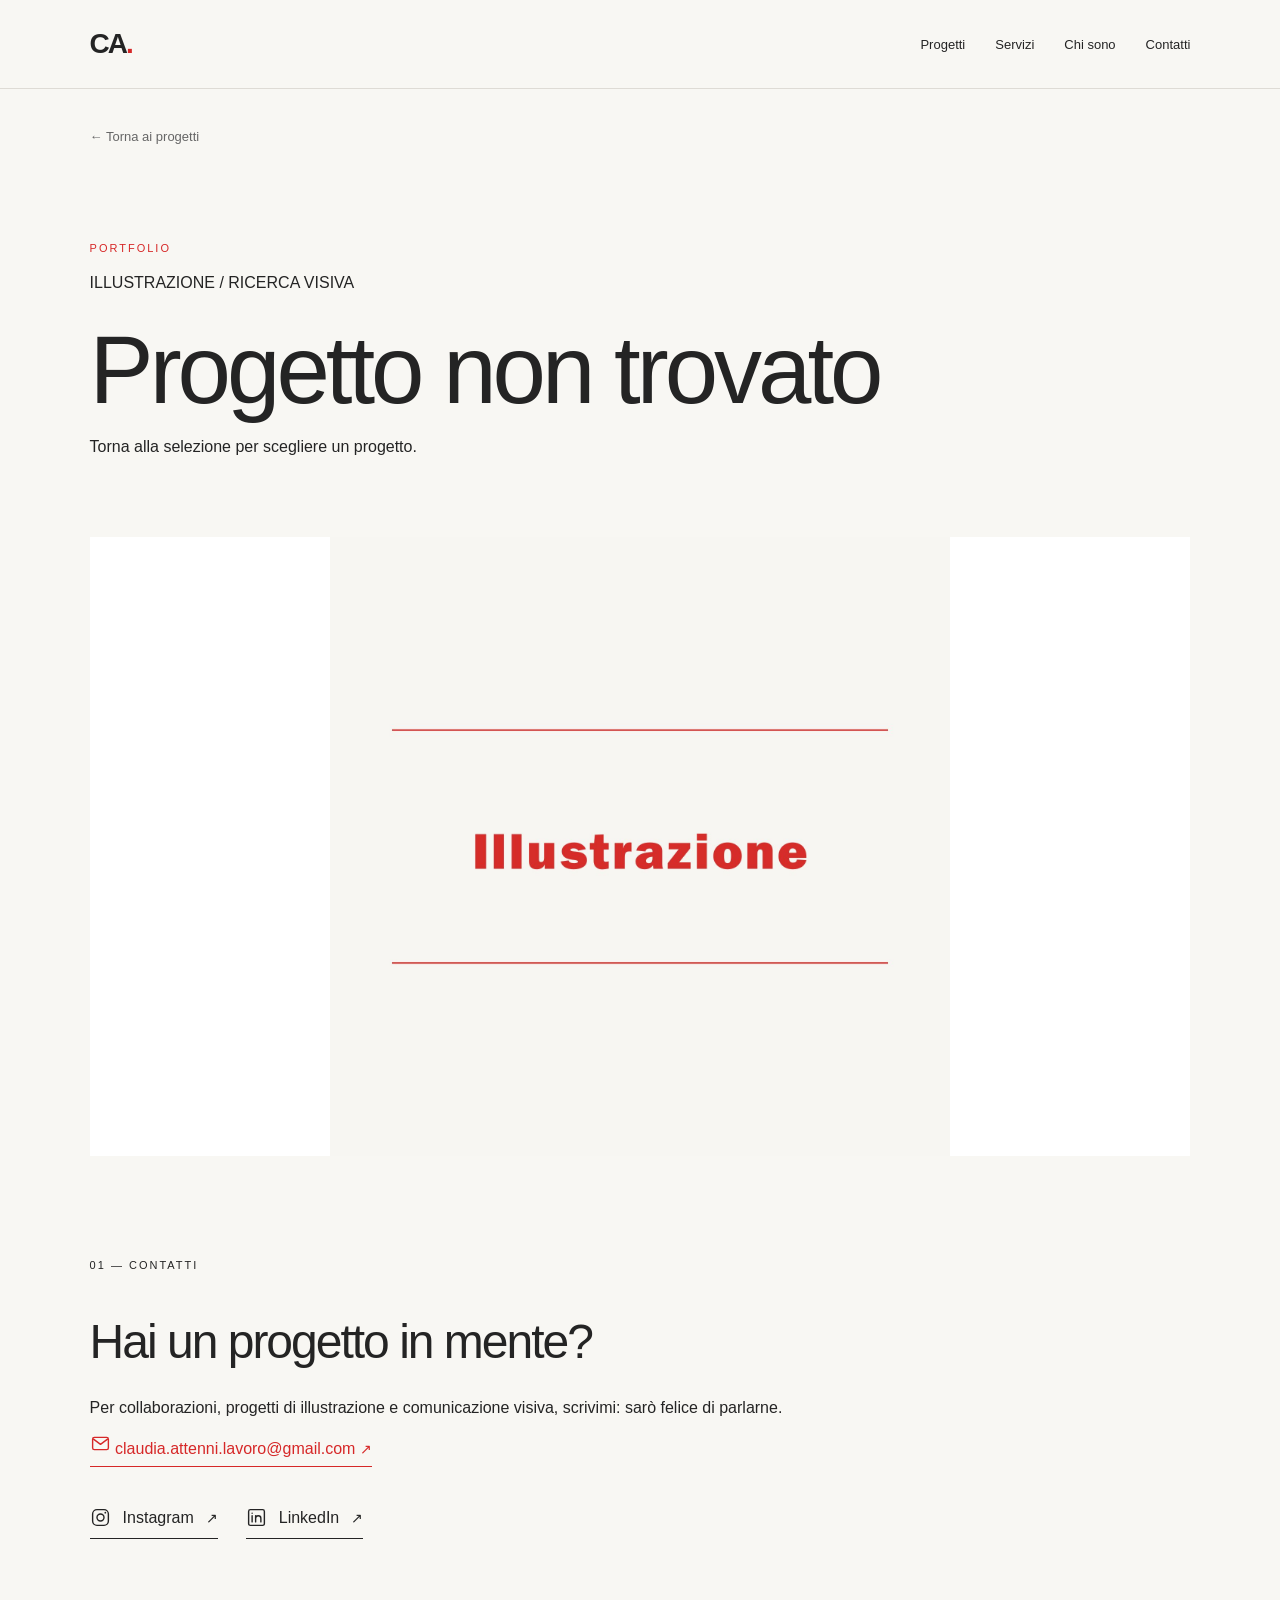
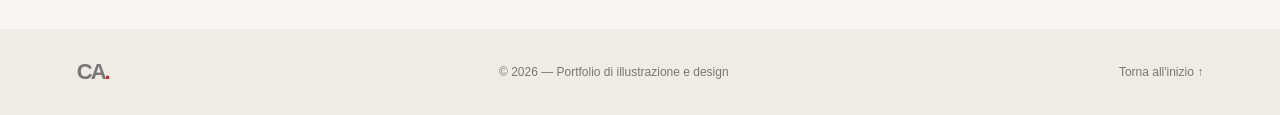
<file: progetto.html>
<!DOCTYPE html>
<html lang="it">
<head>
  <meta charset="UTF-8">
  <meta name="viewport" content="width=device-width, initial-scale=1.0">

  <title>Progetto | Portfolio creativo</title>
  <link rel="icon" type="image/png" href="img\favicon.png">
  <link rel="stylesheet" href="style.css">
</head>

<body>

  <header class="header">
    <a href="index.html" class="logo">CA<span>.</span></a>

    <nav class="menu">
      <a href="index.html#progetti">Progetti</a>
      <a href="servizi.html">Servizi</a>
      <a href="chi-sono.html">Chi sono</a>
      <a href="index.html#contatti">Contatti</a>
    </nav>
  </header>

  <main class="pagina-progetto">

    <a class="torna-indietro" href="index.html#progetti">
      ← Torna ai progetti
    </a>


<section class="introduzione-progetto">

  <div class="introduzione-riga">
    <p class="etichetta" id="numero-progetto">PROGETTO 01</p>
    <p class="introduzione-categoria">ILLUSTRAZIONE / RICERCA VISIVA</p>
  </div>

  <h1 id="titolo-progetto">Titolo del progetto</h1>

  <div class="introduzione-fondo">
    <p id="descrizione-breve">
      Una breve descrizione del progetto.
    </p>

    <!-- <a href="#testo-progetto" class="link-esplora">
      Scopri il progetto <span aria-hidden="true">↓</span>
    </a> -->
  </div>

</section>



<div class="immagine-dettaglio" id="immagine-progetto">

  <img
    id="immagine-progetto-img"
    src="img/illustrazione.jpg"
    alt="Illustrazione selezionata dal portfolio"
  >

  <!-- <span class="numero-immagine">01 / 03</span> -->

</div>


    
<!-- <section class="testo-progetto">

  <div class="testo-progetto-intestazione">
    <p class="etichetta">03 — IL PROGETTO</p>
    <h2>Un'idea prende forma.</h2>
    <p class="testo-introduttivo">
      Ogni immagine nasce da una ricerca, un'intuizione
      e un modo personale di osservare il mondo.
    </p>
  </div>

  <div class="descrizione-dettagliata">

    <p id="testo-progetto">
      Qui potrai raccontare come nasce il progetto, quale obiettivo
      ti sei posta e come hai sviluppato la soluzione visiva.
    </p>

    <p id="tecniche-progetto">
      Tecniche e strumenti: da definire.
    </p>

    <div class="dati-progetto">
      <div class="dato-progetto">
        <span>Categoria</span>
        <span>Illustrazione</span>
      </div>

      <div class="dato-progetto">
        <span>Anno</span>
        <span>Da definire</span>
      </div>

      <div class="dato-progetto">
        <span>Strumenti</span>
        <span>Da definire</span>
      </div>
    </div>

  </div>

</section> -->



<section class="contatti" id="contatti">

  <p class="etichetta">01 — CONTATTI</p>

  <h2>Hai un progetto in mente?</h2>

  <p>
    Per collaborazioni, progetti di illustrazione e comunicazione visiva,
    scrivimi: sarò felice di parlarne.
  </p>

  <a class="link-email" href="mailto:claudia.attenni.lavoro@gmail.com">
    <svg viewBox="0 0 24 24" aria-hidden="true">
      <rect x="3" y="5" width="18" height="14" rx="2"/>
      <path d="m4 7 8 6 8-6"/>
    </svg>
    <span>claudia.attenni.lavoro@gmail.com</span>
    <span class="freccia-contatto">↗</span>
  </a>

  <div class="contatti-social">

    <a
      href="https://www.instagram.com/claudia_graphicdesign/"
      target="_blank"
      rel="noopener noreferrer"
      aria-label="Visita il profilo Instagram"
    >
      <svg viewBox="0 0 24 24" aria-hidden="true">
        <rect x="3" y="3" width="18" height="18" rx="5"/>
        <circle cx="12" cy="12" r="4"/>
        <circle cx="17.5" cy="6.5" r="1" class="punto-icona"/>
      </svg>
      <span>Instagram</span>
      <span class="freccia-contatto">↗</span>
    </a>

    <a
      href="https://www.linkedin.com/in/claudia-attenni-b484a43a5/"
      target="_blank"
      rel="noopener noreferrer"
      aria-label="Visita il profilo LinkedIn"
    >
      <svg viewBox="0 0 24 24" aria-hidden="true">
        <rect x="3" y="3" width="18" height="18" rx="2"/>
        <path d="M7 10v7 M7 7v.1 M11 17v-7 M11 13a3 3 0 0 1 6 0v4"/>
      </svg>
      <span>LinkedIn</span>
      <span class="freccia-contatto">↗</span>
    </a>

  </div>

</section>


  </main>

<footer class="footer">
  <a href="index.html" class="logo">CA<span>.</span></a>

  <p>© 2026 — Portfolio di illustrazione e design</p>

  <a href="#top" class="torna-inizio">
    Torna all'inizio ↑
  </a>
</footer>


  <script src="script.js"></script>
</body>
</html>
</file>
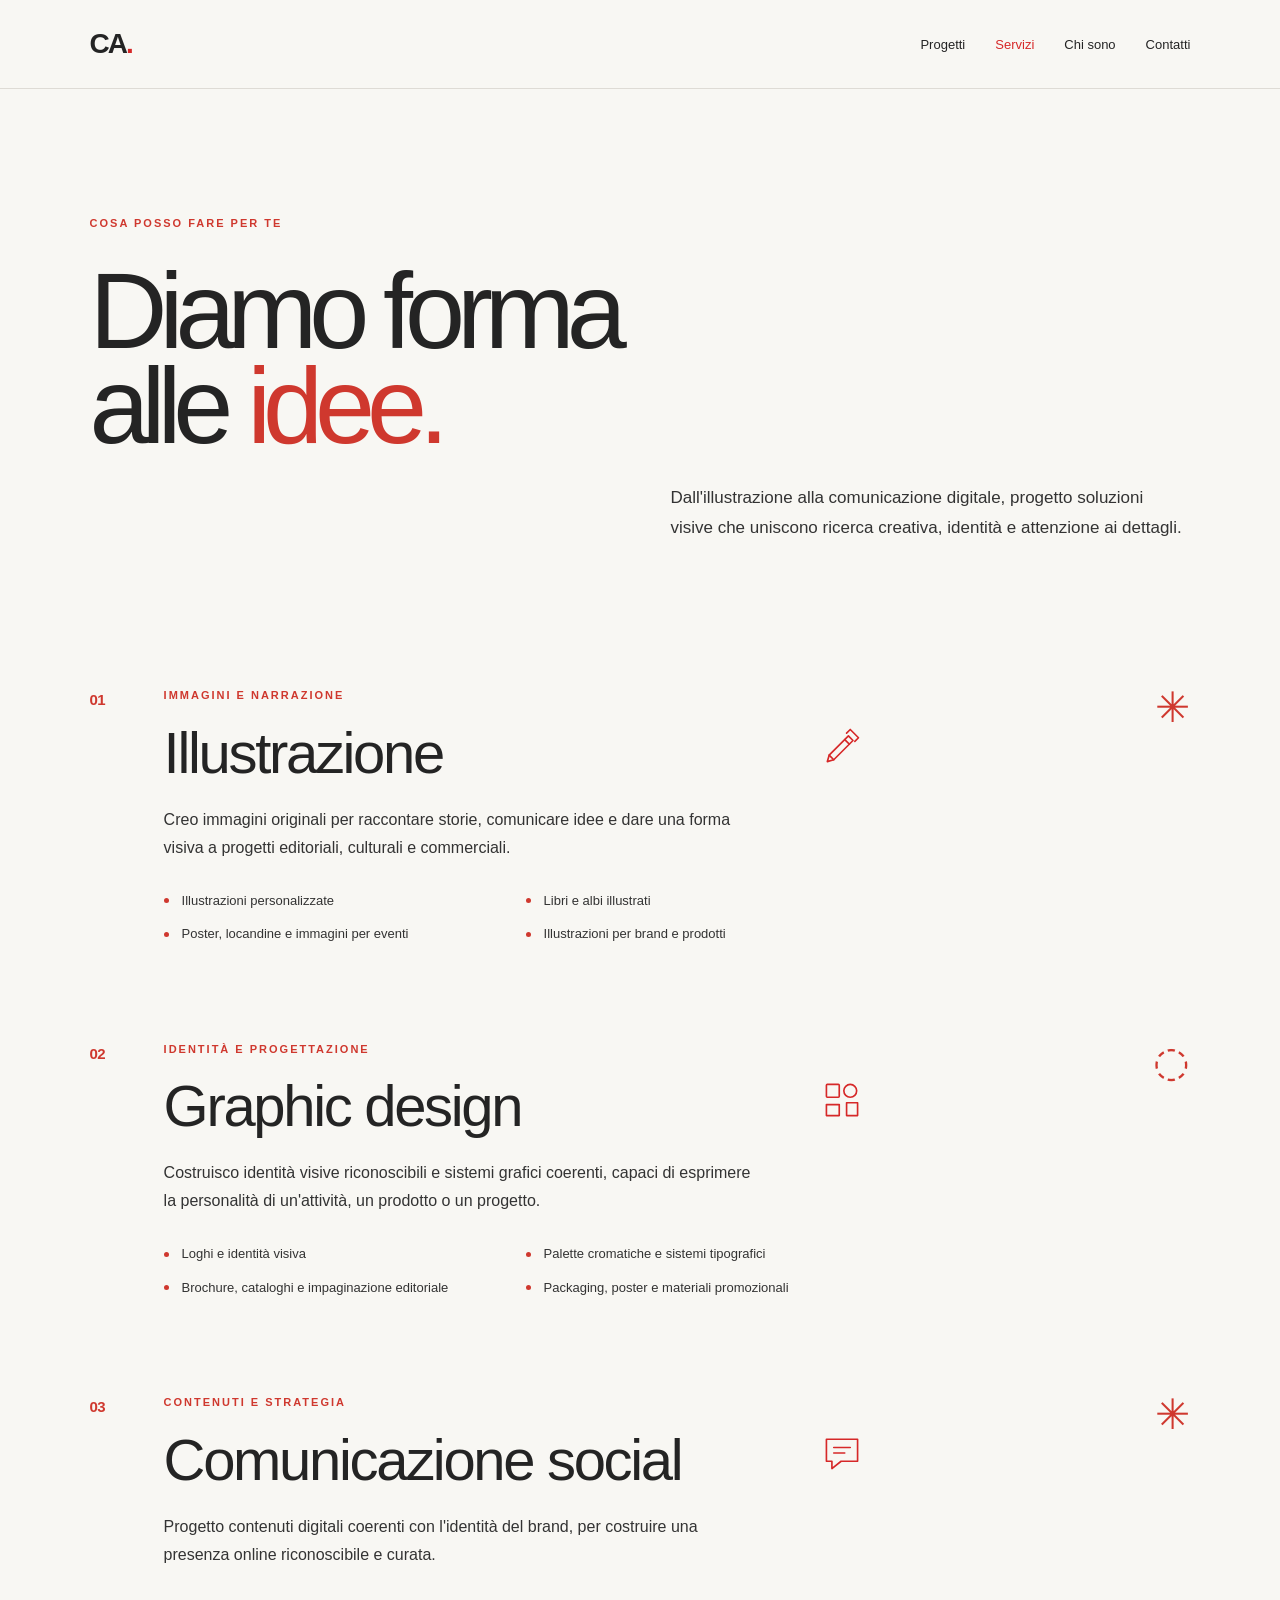
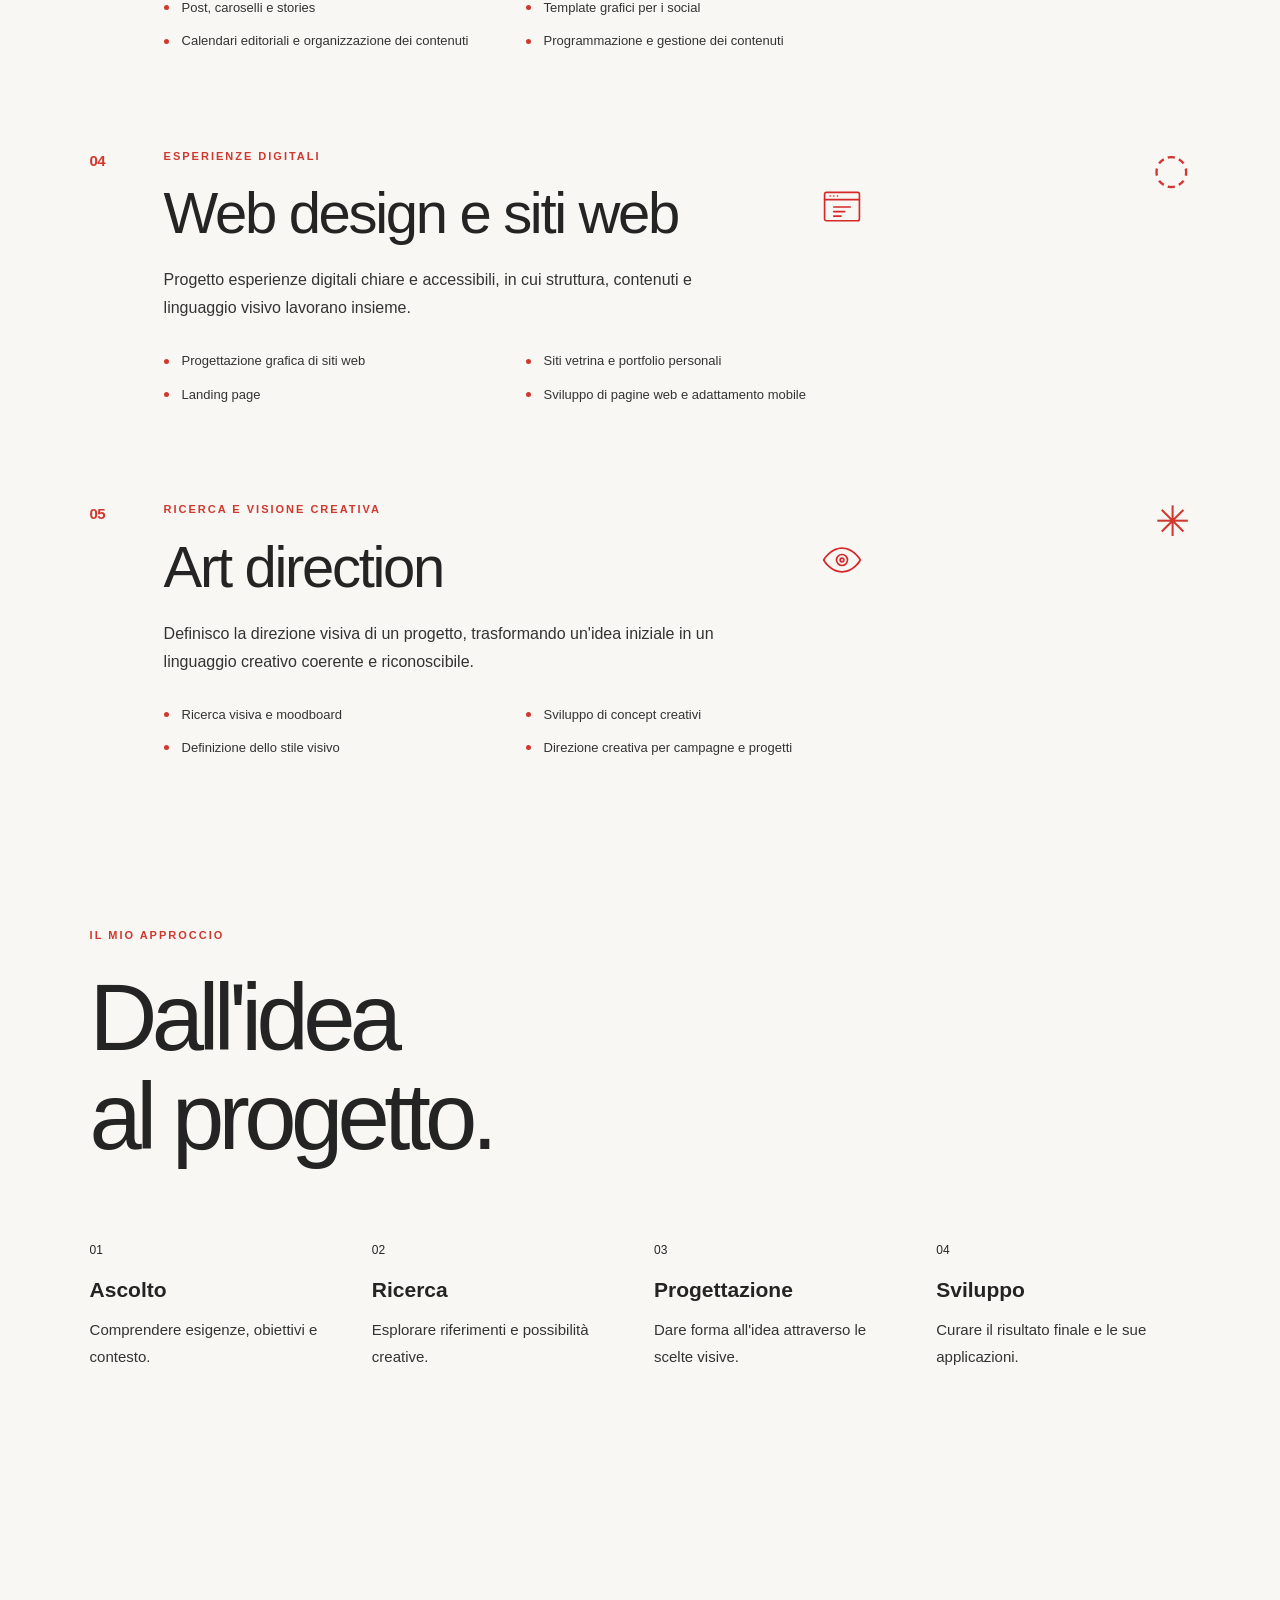
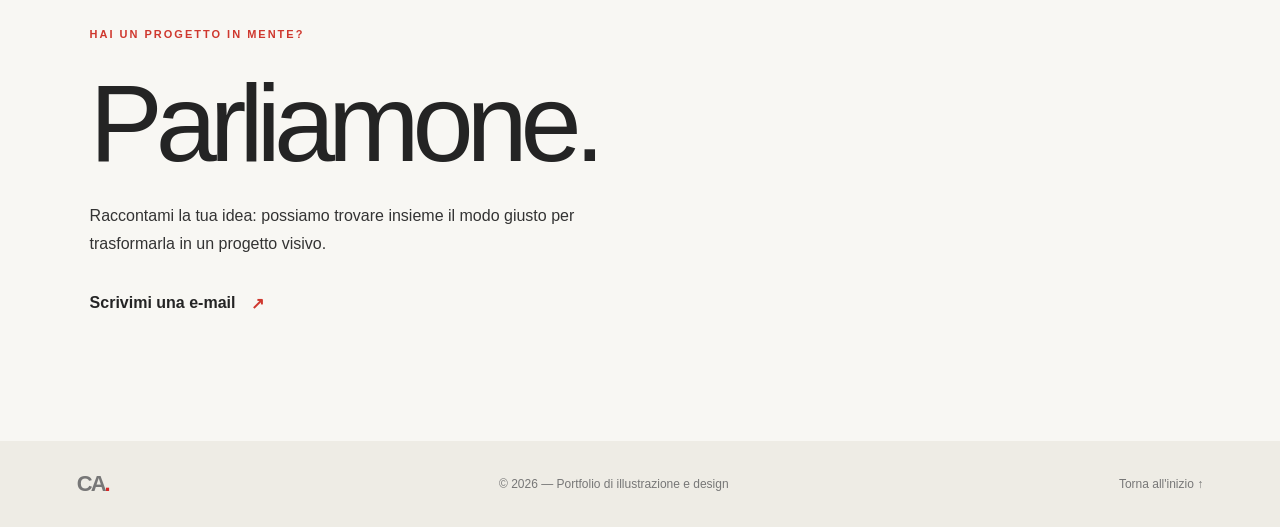
<file: servizi.html>
<!DOCTYPE html>
<html lang="it">
<head>
  <meta charset="UTF-8">
  <meta name="viewport" content="width=device-width, initial-scale=1.0">

  <title>Servizi | Portfolio creativo</title>
  <link rel="icon" type="image/png" href="img\favicon.png">
  <meta name="description" content="Illustrazione, graphic design, identità visiva, comunicazione social, web design e art direction.">

  <link rel="stylesheet" href="style.css">
</head>

<body>

  <header class="header">
    <a href="index.html" class="logo">CA<span>.</span></a>

    <nav class="menu">
      <a href="index.html#progetti">Progetti</a>
      <a href="servizi.html" aria-current="page">Servizi</a>
      <a href="chi-sono.html">Chi sono</a>
      <a href="index.html#contatti">Contatti</a>
    </nav>
  </header>

  <main class="pagina-servizi">

    <!-- INTRODUZIONE -->
    <section class="intro-servizi">
      <p class="etichetta">COSA POSSO FARE PER TE</p>

      <h1>Diamo forma<br>alle <span>idee.</span></h1>

      <p class="intro-servizi-testo">
        Dall'illustrazione alla comunicazione digitale, progetto
        soluzioni visive che uniscono ricerca creativa, identità
        e attenzione ai dettagli.
      </p>
    </section>

    <!-- ELENCO DEI SERVIZI -->
    <section class="elenco-servizi" aria-label="I miei servizi">

      <article class="servizio">
        <span class="servizio-numero">01</span>
        <div class="servizio-contenuto">
          <p class="etichetta">IMMAGINI E NARRAZIONE</p>
          
<div class="servizio-titolo-riga">
  <h2>Illustrazione</h2>
  <svg class="servizio-icona" viewBox="0 0 48 48" fill="none" aria-hidden="true">
    <path d="M10 34 31 13l5 5-21 21-7 2 2-7Z" />
    <path d="m27 17 5 5M10 34l5 5M29 10l4-4 9 9-4 4" />
  </svg>
</div>

          <p>
            Creo immagini originali per raccontare storie,
            comunicare idee e dare una forma visiva a progetti
            editoriali, culturali e commerciali.
          </p>
          <ul>
            <li>Illustrazioni personalizzate</li>
            <li>Libri e albi illustrati</li>
            <li>Poster, locandine e immagini per eventi</li>
            <li>Illustrazioni per brand e prodotti</li>
          </ul>
        </div>
        <span class="servizio-segno" aria-hidden="true">✳</span>
      </article>

      <article class="servizio">
        <span class="servizio-numero">02</span>
        <div class="servizio-contenuto">
          <p class="etichetta">IDENTITÀ E PROGETTAZIONE</p>
          
<div class="servizio-titolo-riga">
  <h2>Graphic design</h2>
  <svg class="servizio-icona" viewBox="0 0 48 48" fill="none" aria-hidden="true">
    <rect x="7" y="7" width="14" height="14" rx="1" />
    <circle cx="33" cy="14" r="7" />
    <path d="M7 29h14v12H7zM29 27h12v14H29z" />
  </svg>
</div>

          <p>
            Costruisco identità visive riconoscibili e sistemi
            grafici coerenti, capaci di esprimere la personalità
            di un'attività, un prodotto o un progetto.
          </p>
          <ul>
            <li>Loghi e identità visiva</li>
            <li>Palette cromatiche e sistemi tipografici</li>
            <li>Brochure, cataloghi e impaginazione editoriale</li>
            <li>Packaging, poster e materiali promozionali</li>
          </ul>
        </div>
        <span class="servizio-segno" aria-hidden="true">◌</span>
      </article>

      <article class="servizio">
        <span class="servizio-numero">03</span>
        <div class="servizio-contenuto">
          <p class="etichetta">CONTENUTI E STRATEGIA</p>
          
<div class="servizio-titolo-riga">
  <h2>Comunicazione social</h2>
  <svg class="servizio-icona" viewBox="0 0 48 48" fill="none" aria-hidden="true">
    <path d="M7 9h34v24H23l-10 8v-8H7z" />
    <path d="M15 18h18M15 24h12" />
  </svg>
</div>

          <p>
            Progetto contenuti digitali coerenti con l'identità
            del brand, per costruire una presenza online
            riconoscibile e curata.
          </p>
          <ul>
            <li>Post, caroselli e stories</li>
            <li>Template grafici per i social</li>
            <li>Calendari editoriali e organizzazione dei contenuti</li>
            <li>Programmazione e gestione dei contenuti</li>
          </ul>
        </div>
        <span class="servizio-segno" aria-hidden="true">✳</span>
      </article>

      <article class="servizio">
        <span class="servizio-numero">04</span>
        <div class="servizio-contenuto">
          <p class="etichetta">ESPERIENZE DIGITALI</p>
         
<div class="servizio-titolo-riga">
  <h2>Web design e siti web</h2>
  <svg class="servizio-icona" viewBox="0 0 48 48" fill="none" aria-hidden="true">
    <rect x="5" y="8" width="38" height="31" rx="2" />
    <path d="M5 16h38M11 12h.1M15 12h.1M19 12h.1M15 24h18M15 29h12M15 34h8" />
  </svg>
</div>

          <p>
            Progetto esperienze digitali chiare e accessibili,
            in cui struttura, contenuti e linguaggio visivo
            lavorano insieme.
          </p>
          <ul>
            <li>Progettazione grafica di siti web</li>
            <li>Siti vetrina e portfolio personali</li>
            <li>Landing page</li>
            <li>Sviluppo di pagine web e adattamento mobile</li>
          </ul>
        </div>
        <span class="servizio-segno" aria-hidden="true">◌</span>
      </article>

      <article class="servizio">
        <span class="servizio-numero">05</span>
        <div class="servizio-contenuto">
          <p class="etichetta">RICERCA E VISIONE CREATIVA</p>
          
<div class="servizio-titolo-riga">
  <h2>Art direction</h2>
  <svg class="servizio-icona" viewBox="0 0 48 48" fill="none" aria-hidden="true">
    <path d="M4 24s7-13 20-13 20 13 20 13-7 13-20 13S4 24 4 24Z" />
    <circle cx="24" cy="24" r="6" />
    <circle cx="24" cy="24" r="2" />
  </svg>
</div>

          <p>
            Definisco la direzione visiva di un progetto,
            trasformando un'idea iniziale in un linguaggio
            creativo coerente e riconoscibile.
          </p>
          <ul>
            <li>Ricerca visiva e moodboard</li>
            <li>Sviluppo di concept creativi</li>
            <li>Definizione dello stile visivo</li>
            <li>Direzione creativa per campagne e progetti</li>
          </ul>
        </div>
        <span class="servizio-segno" aria-hidden="true">✳</span>
      </article>

    </section>

    <!-- METODO DI LAVORO -->
    <section class="metodo-servizi">
      <p class="etichetta">IL MIO APPROCCIO</p>
      <h2>Dall'idea<br>al progetto.</h2>

      <div class="metodo-fasi">
        <div>
          <span>01</span>
          <h3>Ascolto</h3>
          <p>Comprendere esigenze, obiettivi e contesto.</p>
        </div>

        <div>
          <span>02</span>
          <h3>Ricerca</h3>
          <p>Esplorare riferimenti e possibilità creative.</p>
        </div>

        <div>
          <span>03</span>
          <h3>Progettazione</h3>
          <p>Dare forma all'idea attraverso le scelte visive.</p>
        </div>

        <div>
          <span>04</span>
          <h3>Sviluppo</h3>
          <p>Curare il risultato finale e le sue applicazioni.</p>
        </div>
      </div>
    </section>

    <!-- INVITO AL CONTATTO -->
    <section class="invito-servizi">
      <p class="etichetta">HAI UN PROGETTO IN MENTE?</p>
      <h2>Parliamone.</h2>
      <p>
        Raccontami la tua idea: possiamo trovare insieme
        il modo giusto per trasformarla in un progetto visivo.
      </p>

      <a class="link-email" href="mailto:claudia.attenni.lavoro@gmail.com">
        Scrivimi una e-mail <span aria-hidden="true">↗</span>
      </a>
    </section>

  </main>

  <footer class="footer">
    <a href="index.html" class="logo">CA<span>.</span></a>
    <p>© 2026 — Portfolio di illustrazione e design</p>
    <a href="#top" class="torna-inizio">Torna all'inizio ↑</a>
  </footer>

  <script src="script.js"></script>
</body>
</html>
</file>
<file: style.css>
/* homepage INDEX */
/* IMPOSTAZIONI GENERALI */

* {
  box-sizing: border-box;
}

html {
  scroll-behavior: smooth;
}

body {
  margin: 0;
  background: #f8f7f3;
  color: #242424;
  font-family: Arial, sans-serif;
}

a {
  color: inherit;
  text-decoration: none;
}

.etichetta {
  font-size: 11px;
  letter-spacing: 2px;
  line-height: 1.6;
}

/* HEADER */

.header {
  display: flex;
  justify-content: space-between;
  align-items: center;
  padding: 28px 7%;
  border-bottom: 1px solid #dedbd5;
}

.logo {
  font-size: 28px;
  font-weight: bold;
  letter-spacing: -2px;
}

.logo span,
.hero h1 span {
  color: #d62828;
}

.menu {
  display: flex;
  gap: 30px;
  font-size: 13px;
  font-weight: 300;
}

.menu a:hover,
footer a:hover {
  color: #d62828;
}

section[id] {
  scroll-margin-top: 24px;
}

.menu a {
  transition: color 0.2s ease;
}

.menu a:focus-visible {
  outline: 2px solid #d62828;
  outline-offset: 5px;
}

/* PRESENTAZIONE */

.hero {
  padding: 110px 7% 90px;
}

.hero .etichetta {
  color: #d62828;
}

.hero h1 {
  margin: 35px 0;
  font-size: clamp(48px, 8vw, 108px);
  line-height: 0.98;
  letter-spacing: -5px;
  font-weight: 500;
}

.hero-bottom {
  display: flex;
  justify-content: space-between;
  align-items: end;
  gap: 30px;
  max-width: 850px;
}

.hero-bottom p {
  max-width: 350px;
  color: #666;
  line-height: 1.7;
}

.link-progetti {
  padding-bottom: 7px;
  border-bottom: 1px solid #d62828;
  white-space: nowrap;
}

/* PROGETTI */

.progetti {
  padding: 70px 7% 100px;
  border-top: 1px solid #dedbd5;
}

.sezione-header {
  margin-bottom: 35px;
}

.sezione-header h2,
.profilo h2,
.contatti h2 {
  font-size: clamp(30px, 4vw, 48px);
  font-weight: 500;
  letter-spacing: -2px;
}

.griglia-progetti {
  display: grid;
  grid-template-columns: repeat(3, minmax(0, 1fr));
  gap: 24px;
}

.immagine {
  position: relative;
  display: flex;
  align-items: center;
  justify-content: center;
  aspect-ratio: 4 / 5;
  overflow: hidden;
}

.immagine span {
  font-size: 13px;
}

.progetto-uno {
  background: #e8d8ca;
}

.progetto-due {
  background: #d9dfd0;
}

.progetto-tre {
  background: #e8c4bf;
}

.progetto h3 {
  margin-bottom: 6px;
  font-size: 17px;
  font-weight: 500;
}

.progetto p {
  color: #777;
  font-size: 13px;
  line-height: 1.6;
}

.immagine img {
  display: block;
  width: 100%;
  height: 100%;
  object-fit: cover;
  transition: transform 0.4s ease;
}

.progetto:hover .immagine img {
  transform: scale(1.04);
}

/* PROFILO */

.profilo {
  padding: 80px 7%;
  background: #eeece5;
}

.profilo h2 {
  max-width: 650px;
}

.profilo > p:last-child {
  max-width: 480px;
  line-height: 1.8;
  color: #666;
}

/* CONTATTI */

.contatti {
  padding: 90px 7%;
}

.contatti h2 {
  margin-bottom: 30px;
}

.contatti > a {
  display: inline-block;
  padding-bottom: 8px;
  color: #d62828;
  border-bottom: 1px solid #d62828;
}

/* FOOTER */

footer {
  display: flex;
  justify-content: space-between;
  padding: 25px 7%;
  border-top: 1px solid #dedbd5;
  color: #777;
  font-size: 12px;
}

/* ADATTAMENTO AGLI SCHERMI PICCOLI */

@media (max-width: 700px) {
  .header {
    padding: 22px 6%;
  }

  .menu {
    gap: 14px;
    font-size: 12px;
  }

  .hero {
    padding: 80px 6%;
  }

  .hero h1 {
    letter-spacing: -2px;
  }

  .hero-bottom {
    align-items: start;
    flex-direction: column;
    gap: 15px;
  }

  .progetti,
  .profilo,
  .contatti {
    padding: 60px 6%;
  }

  .griglia-progetti {
    grid-template-columns: 1fr;
    gap: 30px;
  }

  footer {
    padding: 22px 6%;
    gap: 15px;
  }
}




/* PAGINA CHI SONO */

.pagina-chi-sono {
  overflow: hidden;
}

/* INTRODUZIONE */

.introduzione-personale {
  padding: 100px 7% 110px;
}

.introduzione-personale .etichetta,
.pagina-chi-sono .etichetta {
  color: #d62828;
}

.introduzione-personale h1 {
  max-width: 1000px;
  margin: 45px 0 35px;
  font-size: clamp(48px, 8vw, 100px);
  line-height: 1;
  letter-spacing: -5px;
  font-weight: 500;
}

.introduzione-personale h1 span {
  display: block;
  color: #d62828;
}

.testo-introduttivo {
  max-width: 570px;
  margin-left: auto;
  color: #666;
  font-size: 18px;
  line-height: 1.8;
}

/* APPROCCIO CREATIVO */

.approccio-creativo {
  display: grid;
  grid-template-columns: 1fr 1fr;
  gap: 70px;
  padding: 90px 7%;
  background: #eeece5;
}

.titolo-approccio h2,
.formazione h2,
.invito-contatti h2 {
  max-width: 550px;
  font-size: clamp(32px, 4vw, 52px);
  line-height: 1.1;
  letter-spacing: -2px;
  font-weight: 500;
}

.testo-approccio {
  padding-top: 25px;
}

.testo-approccio p {
  margin: 0 0 22px;
  color: #555;
  font-size: 15px;
  line-height: 1.9;
}

/* AREE CREATIVE */

.aree-creative {
  padding: 100px 7%;
}

.elenco-competenze {
  margin-top: 35px;
  border-top: 1px solid #dedbd5;
}

.competenza {
  display: grid;
  grid-template-columns: 50px 1fr 30px;
  gap: 20px;
  align-items: center;
  padding: 28px 0;
  border-bottom: 1px solid #dedbd5;
  transition: padding 0.25s ease;
}

.competenza:hover {
  padding-left: 10px;
}

.competenza > span:first-child {
  color: #d62828;
  font-size: 12px;
}

.competenza h3 {
  margin: 0 0 8px;
  font-size: 23px;
  font-weight: 500;
}

.competenza p {
  margin: 0;
  color: #777;
  font-size: 14px;
  line-height: 1.7;
}

.freccia {
  color: #d62828;
  font-size: 22px;
}

/* FORMAZIONE */

.formazione {
  padding: 90px 7%;
  background: #eeece5;
}

.formazione h2 {
  margin: 35px 0 55px;
}

.voce-formazione {
  max-width: 750px;
  padding: 25px 0;
  border-top: 1px solid #d5d2ca;
}

.anno-formazione {
  color: #d62828;
  font-size: 12px;
  letter-spacing: 0.5px;
}

.voce-formazione h3 {
  margin: 12px 0;
  font-size: 22px;
  font-weight: 500;
}

.voce-formazione > p:last-child {
  max-width: 550px;
  color: #666;
  font-size: 14px;
  line-height: 1.8;
}

/* INVITO AI CONTATTI */

.invito-contatti {
  padding: 100px 7%;
}

.invito-contatti h2 {
  margin: 35px 0 20px;
}

.invito-contatti > p:not(.etichetta) {
  color: #666;
  line-height: 1.8;
}

.invito-contatti > a {
  display: inline-block;
  margin-top: 15px;
  padding-bottom: 8px;
  color: #d62828;
  border-bottom: 1px solid #d62828;
}

/* ACCESSIBILITÀ E NAVIGAZIONE */

.menu a[aria-current="page"] {
  color: #d62828;
}

/* ADATTAMENTO A TABLET E SMARTPHONE */

@media (max-width: 700px) {
  .introduzione-personale {
    padding: 75px 6%;
  }

  .introduzione-personale h1 {
    margin: 35px 0 25px;
    letter-spacing: -2px;
  }

  .testo-introduttivo {
    margin-left: 0;
    font-size: 16px;
  }

  .approccio-creativo {
    grid-template-columns: 1fr;
    gap: 20px;
    padding: 65px 6%;
  }

  .testo-approccio {
    padding-top: 0;
  }

  .aree-creative,
  .formazione,
  .invito-contatti {
    padding: 65px 6%;
  }

  .competenza {
    grid-template-columns: 30px 1fr 20px;
    gap: 12px;
  }

  .competenza h3 {
    font-size: 20px;
  }

  .formazione h2,
  .invito-contatti h2 {
    letter-spacing: -1px;
  }
}





/* COLLEGAMENTI AI PROGETTI */

.progetto-link {
  display: block;
  min-width: 0;
}

.progetto-link .progetto {
  height: 100%;
}

.progetto-link .immagine {
  transition: transform 0.3s ease;
}

.progetto-link:hover .immagine {
  transform: translateY(-4px);
}

.progetto-link:focus-visible {
  outline: 2px solid #d62828;
  outline-offset: 5px;
}

/* PAGINA DEL SINGOLO PROGETTO */

.pagina-progetto {
  padding-top: 30px;
}

.torna-indietro {
  display: inline-block;
  margin: 10px 7% 40px;
  color: #666;
  font-size: 13px;
}

.torna-indietro:hover {
  color: #d62828;
}

.introduzione-progetto {
  padding: 45px 7% 65px;
}

.introduzione-progetto .etichetta {
  color: #d62828;
}

.introduzione-progetto h1 {
  margin: 30px 0 20px;
  font-size: clamp(45px, 8vw, 96px);
  font-weight: 500;
  line-height: 1;
  letter-spacing: -4px;
}

.introduzione-progetto > p:last-child {
  max-width: 600px;
  color: #666;
  font-size: 17px;
  line-height: 1.8;
}

.immagine-dettaglio {
  display: flex;
  align-items: center;
  justify-content: center;
  margin: 0 7%;
  min-height: 350px;
  aspect-ratio: 16 / 9;
  background: #ffffff;
  color: #242424;
  font-size: 13px;
}

.testo-progetto {
  display: grid;
  grid-template-columns: 1fr 1fr;
  gap: 60px;
  padding: 90px 7%;
}

.testo-progetto .etichetta {
  color: #d62828;
}

.testo-progetto h2 {
  max-width: 400px;
  font-size: clamp(30px, 4vw, 45px);
  font-weight: 500;
  letter-spacing: -2px;
}

.descrizione-dettagliata {
  padding-top: 20px;
}

.descrizione-dettagliata p {
  color: #666;
  font-size: 15px;
  line-height: 1.9;
}

.progetto-contatti {
  padding: 65px 7%;
  background: #eeece5;
}

.progetto-contatti h2 {
  font-size: clamp(30px, 4vw, 45px);
  font-weight: 500;
  letter-spacing: -2px;
}

.progetto-contatti a {
  display: inline-block;
  padding-bottom: 8px;
  color: #d62828;
  border-bottom: 1px solid #d62828;
}

@media (max-width: 700px) {
  .introduzione-progetto {
    padding: 30px 6% 45px;
  }

  .introduzione-progetto h1 {
    letter-spacing: -2px;
  }

  .immagine-dettaglio {
    margin: 0 6%;
    min-height: 220px;
  }

  .testo-progetto {
    grid-template-columns: 1fr;
    gap: 15px;
    padding: 60px 6%;
  }

  .descrizione-dettagliata {
    padding-top: 0;
  }

  .progetto-contatti {
    padding: 55px 6%;
  }

  .progetto-contatti h2 {
    letter-spacing: -1px;
  }
}



/* IMMAGINI DEI PROGETTI */

.immagine {
  position: relative;
  overflow: hidden;
}

.immagine img {
  display: block;
  width: 100%;
  height: 100%;
  object-fit: cover;
  object-position: center;
}

/* Mantiene visibili i numeri delle schede */

.immagine span {
  position: absolute;
  z-index: 2;
}




/* NAVIGAZIONE MIGLIORATA */

.header {
  position: relative;
  z-index: 10;
  background: #f8f7f3;
}

.menu a {
  transition: color 0.2s ease;
}

.menu a:focus-visible,
.logo:focus-visible,
footer a:focus-visible {
  outline: 2px solid #d62828;
  outline-offset: 5px;
}

/* INTERAZIONI DEI PROGETTI */

.progetto-link {
  color: inherit;
  text-decoration: none;
}

.progetto-link .immagine {
  transition: transform 0.3s ease;
}

.progetto-link:hover .immagine {
  transform: translateY(-5px);
}

.progetto-link:hover h3 {
  color: #d62828;
}

.progetto h3 {
  transition: color 0.2s ease;
}

/* MOVIMENTO RIDOTTO PER CHI LO PREFERISCE */

@media (prefers-reduced-motion: reduce) {
  html {
    scroll-behavior: auto;
  }

  *,
  *::before,
  *::after {
    animation-duration: 0.01ms !important;
    transition-duration: 0.01ms !important;
  }
}

/* SMARTPHONE */

@media (max-width: 480px) {
  .header {
    padding: 20px 6%;
    align-items: flex-start;
    gap: 18px;
  }

  .logo {
    font-size: 25px;
  }

  .menu {
    flex-wrap: wrap;
    justify-content: flex-end;
    gap: 10px 15px;
    font-size: 12px;
  }

  .hero h1 {
    font-size: clamp(42px, 12vw, 58px);
  }

  footer {
    flex-wrap: wrap;
    align-items: center;
    font-size: 11px;
  }
}



/* IMMAGINE PRINCIPALE DEL PROGETTO */

/* Illustrazione principale	1800 × 1200 px
Poster verticale	1200 × 1800 px
Dettagli e mockup	1400 × 1000 px */

.immagine-dettaglio {
  position: relative;
  overflow: hidden;
}

.immagine-dettaglio img {
  display: block;
  width: 100%;
  height: 100%;
  object-fit: contain;
  object-position: center;
}

.immagine-dettaglio .numero-immagine {
  position: absolute;
  right: 20px;
  bottom: 20px;
  z-index: 2;
  padding: 8px 12px;
  background: var(--carta);
  color: var(--inchiostro);
  font-size: 12px;
  letter-spacing: 1px;
}


/* IMMAGINE NELLA PAGINA CHI SONO */

.immagine-personale {
  margin: 0px 0px 100px 0px;
}

.immagine-personale img {
  display: block;
  width: 100%;
  max-height: 650px;
  object-fit: contain;
  object-position: center;
  background: var(--carta-scura);
}

.didascalia-immagine {
  margin-top: 12px;
  color: var(--secondario);
  font-size: 12px;
  letter-spacing: 0.04em;
}

@media (max-width: 600px) {
  .immagine-personale {
    margin: 25px var(--margine) 55px;
  }

  .immagine-personale img {
    max-height: 450px;
  }
}



/* 05 — ESPERIENZE E RICONOSCIMENTI */


.esperienze {
  margin: 0;
  padding: 90px 7% 100px;
  background: #eeece5;
  width: 100%;
}


.esperienze h2 {
  max-width: 650px;
  margin: 0 0 45px;
}

.elenco-esperienze {
  width: 100%;
  border-top: 1px solid var(--linea);
  box-sizing: border-box;
}

.voce-esperienza {
  display: grid;
  grid-template-columns: 1fr 1.2fr 1.5fr;
  gap: 30px;
  align-items: start;
  padding: 28px 0;
  border-bottom: 1px solid var(--linea);
  box-sizing: border-box;
}

.voce-esperienza .anno-formazione,
.voce-esperienza h3,
.voce-esperienza p:last-child {
  margin-top: 0;
}

.voce-esperienza h3 {
  margin-bottom: 0;
}

.voce-esperienza p:last-child {
  color: var(--secondario);
  line-height: 1.7;
}

@media (max-width: 700px) {
  .voce-esperienza {
    grid-template-columns: 1fr;
    gap: 10px;
    padding: 24px 0;
  }

.esperienze {
  padding: 65px 6% 60px;
}

  .esperienze {
    padding-bottom: 60px;
  }
}


/* FOOTER */

.footer {
  display: flex;
  align-items: center;
  justify-content: space-between;
  gap: 24px;
  padding: 30px 6% 30px;
  border-top: 1px solid var(--linea);
  background: #eeece5;
}

.footer p {
  margin: 0;
  color: var(--secondario);
  font-size: 12px;
}

.footer .logo {
  font-size: 22px;
  font-weight: 700;
}

.footer .torna-inizio {
  font-size: 12px;
  transition: color 0.2s ease;
}

.footer .torna-inizio:hover {
  color: var(--rosso);
}

@media (max-width: 600px) {
  .footer {
    flex-wrap: wrap;
    gap: 18px;
  }

  .footer p {
    order: 3;
    width: 100%;
  }
}

/* ICONE DEI CONTATTI */

.link-email,
.contatti-social a {
  display: inline-flex;
  align-items: center;
  gap: 12px;
  text-decoration: none;
}

.link-email svg,
.contatti-social svg {
  width: 21px;
  height: 21px;
  flex-shrink: 0;
  fill: none;
  stroke: currentColor;
  stroke-width: 1.6;
  stroke-linecap: round;
  stroke-linejoin: round;
}

.contatti-social {
  display: flex;
  flex-wrap: wrap;
  gap: 28px;
  margin-top: 30px;
}

.contatti-social a {
  padding: 10px 0;
  border-bottom: 1px solid currentColor;
  transition: color 0.2s ease;
}

.freccia-contatto {
  font-size: 14px;
  transition: transform 0.2s ease;
}

.contatti-social a:hover,
.link-email:hover {
  color: var(--rosa);
}

.contatti-social a:hover .freccia-contatto,
.link-email:hover .freccia-contatto {
  transform: translate(3px, -3px);
}

.punto-icona {
  fill: currentColor;
  stroke: none;
}

@media (max-width: 600px) {
  .contatti-social {
    gap: 20px;
  }

  .link-email {
    align-items: flex-start;
    overflow-wrap: anywhere;
  }
}


/* =====================================
   ADATTAMENTO A TABLET E SMARTPHONE
   ===================================== */

/* TABLET */
@media (max-width: 900px) {
  :root {
    --margine: 5%;
  }

  .griglia-progetti {
    grid-template-columns: repeat(2, minmax(0, 1fr));
    gap: 28px 20px;
  }

  .hero {
    min-height: auto;
    padding-top: 100px;
    padding-bottom: 60px;
  }
}

/* SMARTPHONE */
@media (max-width: 600px) {
  :root {
    --margine: 6%;
  }

  body {
    font-size: 15px;
  }

  /* HEADER E MENU */
  .header {
    padding: 20px var(--margine);
    gap: 16px;
    flex-wrap: wrap;
  }

  .menu {
    display: flex;
    flex-wrap: wrap;
    gap: 12px 18px;
  }

  .menu a {
    font-size: 12px;
  }

  /* TITOLI E INTRODUZIONE */
  .hero {
    padding-top: 75px;
    padding-bottom: 45px;
  }

  .hero h1,
  .introduzione-personale h1,
  .introduzione-progetto h1 {
    font-size: clamp(38px, 10vw, 58px);
    line-height: 1.05;
    overflow-wrap: break-word;
  }

  .hero p,
  .testo-introduttivo,
  .introduzione-progetto > p {
    font-size: 15px;
    line-height: 1.7;
  }

  /* PROGETTI */
  .progetti,
  .profilo,
  .contatti,
  .pagina-chi-sono,
  .pagina-progetto {
    padding-left: var(--margine);
    padding-right: var(--margine);
  }

  .griglia-progetti {
    grid-template-columns: minmax(0, 1fr);
    gap: 32px;
  }

  .immagine {
    width: 100%;
    aspect-ratio: 4 / 3;
  }

  
/* RACCONTO EDITORIALE DEL PROGETTO */
.testo-progetto {
  display: grid;
  grid-template-columns: minmax(0, 0.85fr) minmax(0, 1.15fr);
  gap: clamp(32px, 7vw, 100px);
  padding: 64px 0;
  border-top: 1px solid var(--linea);
  border-bottom: 1px solid var(--linea);
}

.testo-progetto-intestazione h2 {
  max-width: 420px;
  margin: 20px 0;
  font-size: clamp(30px, 4vw, 48px);
  line-height: 1.08;
  font-weight: 400;
  letter-spacing: -0.04em;
}

.testo-introduttivo {
  max-width: 340px;
  color: var(--secondario);
  font-size: 15px;
  line-height: 1.7;
}

.descrizione-dettagliata {
  min-width: 0;
}

.descrizione-dettagliata > p {
  font-size: 16px;
  line-height: 1.9;
}

.dati-progetto {
  margin-top: 36px;
  border-top: 1px solid var(--linea);
}

.dato-progetto {
  display: flex;
  justify-content: space-between;
  gap: 20px;
  padding: 15px 0;
  border-bottom: 1px solid var(--linea);
  font-size: 13px;
}

.dato-progetto span:first-child {
  color: var(--secondario);
}

.dato-progetto span:last-child {
  text-align: right;
}

@media (max-width: 700px) {
  .testo-progetto {
    grid-template-columns: 1fr;
    gap: 24px;
    padding: 40px 0;
  }

  .testo-progetto-intestazione h2 {
    font-size: 34px;
  }

  .dati-progetto {
    margin-top: 28px;
  }
}


/* APERTURA EDITORIALE DEL PROGETTO */
.introduzione-progetto {
  padding-top: clamp(36px, 6vw, 80px);
  padding-bottom: clamp(32px, 5vw, 64px);
}

.introduzione-riga {
  display: flex;
  justify-content: space-between;
  align-items: center;
  gap: 20px;
  padding-bottom: 22px;
  border-bottom: 1px solid var(--linea);
}

.introduzione-riga .etichetta,
.introduzione-categoria {
  margin: 0;
  font-size: 11px;
  letter-spacing: 0.1em;
}

.introduzione-categoria {
  color: var(--secondario);
  text-align: right;
}

.introduzione-progetto h1 {
  max-width: 1000px;
  margin: 32px 0 28px;
  font-size: clamp(44px, 8vw, 104px);
  line-height: 0.98;
  font-weight: 400;
  letter-spacing: -0.065em;
  overflow-wrap: anywhere;
}

.introduzione-fondo {
  display: flex;
  justify-content: space-between;
  align-items: flex-end;
  gap: 28px;
}

.introduzione-fondo > p {
  max-width: 500px;
  margin: 0;
  color: var(--secondario);
  font-size: 17px;
  line-height: 1.7;
}

.link-esplora {
  display: inline-flex;
  align-items: center;
  gap: 12px;
  flex-shrink: 0;
  padding-bottom: 6px;
  border-bottom: 1px solid var(--rosso);
  font-size: 13px;
  transition: color 0.25s ease;
}

.link-esplora span {
  color: var(--rosso);
  transition: transform 0.25s ease;
}

.link-esplora:hover {
  color: var(--rosso);
}

.link-esplora:hover span {
  transform: translateY(3px);
}

@media (max-width: 600px) {
  .introduzione-riga {
    align-items: flex-start;
    flex-direction: column;
    gap: 10px;
  }

  .introduzione-progetto h1 {
    margin: 28px 0 22px;
    font-size: clamp(42px, 12vw, 64px);
  }

  .introduzione-fondo {
    align-items: flex-start;
    flex-direction: column;
    gap: 22px;
  }

  .introduzione-fondo > p {
    font-size: 15px;
  }
}

@media (prefers-reduced-motion: reduce) {
  .link-esplora,
  .link-esplora span {
    transition: none;
  }
}


  /* IMMAGINE NELLA PAGINA CHI SONO */
  .immagine-personale img {
    width: 100%;
    height: auto;
    max-height: 450px;
    object-fit: contain;
  }

  /* CONTATTI */
  .link-email {
    max-width: 100%;
    gap: 8px;
    font-size: 13px;
  }

  .link-email span {
    overflow-wrap: anywhere;
  }

  .contatti-social {
    gap: 18px;
  }

  /* IMMAGINI DEI PROGETTI */
  .immagine-dettaglio {
    width: 100%;
    min-height: 240px;
  }

  .immagine-dettaglio img {
    width: 100%;
    height: auto;
    object-fit: contain;
  }



  
  /* EVITA ELEMENTI CHE ESCONO DALLO SCHERMO */
  img,
  svg {
    max-width: 100%;
  }
}


/* CONTROLLO DELLA LARGHEZZA DELLA PAGINA */

html {
  width: 100%;
  overflow-x: clip;
}

body {
  width: 100%;
  min-width: 0;
}

img {
  max-width: 100%;
}

/* I CONTENUTI NON DEVONO SUPERARE LO SCHERMO */
.progetto-link,
.progetto,
.profilo,
.contatti,
.invito-contatti,
.introduzione-personale,
.approccio-creativo,
.aree-creative,
.formazione,
.esperienze {
  min-width: 0;
}

/* TESTI LUNGHI, COME L'EMAIL */
.link-email span {
  overflow-wrap: anywhere;
}

/* MENU PIÙ ORDINATO SU SCHERMI PICCOLI */
@media (max-width: 600px) {
  .header {
    align-items: flex-start;
  }

  .menu {
    max-width: 100%;
    row-gap: 12px;
    column-gap: 16px;
  }

  .sezione-header {
    gap: 16px;
    align-items: flex-start;
  }
}

/* CORREZIONI RESPONSIVE FINALI */

@media (max-width: 700px) {
  .header {
    flex-wrap: wrap;
  }

  .menu {
    flex-wrap: wrap;
  }

  .approccio-creativo,
  .testo-progetto {
    min-width: 0;
  }

  .voce-esperienza {
    grid-template-columns: minmax(0, 1fr);
  }
}

@media (max-width: 600px) {
  /* Evita di sommare il padding della pagina
     a quello delle sezioni interne */
  .pagina-chi-sono,
  .pagina-progetto {
    padding-left: 0;
    padding-right: 0;
  }

  /* Immagine principale: margini corretti */
  .immagine-dettaglio {
    width: auto;
    margin: 0 6%;
    min-height: 0;
    aspect-ratio: 4 / 3;
  }

  .immagine-dettaglio img {
    width: 100%;
    height: auto;
    max-height: 450px;
    object-fit: contain;
  }

  /* Contatti: email leggibile */
  .link-email {
    display: flex;
    flex-wrap: wrap;
    align-items: center;
    max-width: 100%;
  }

  .link-email span {
    min-width: 0;
    overflow-wrap: anywhere;
  }

  /* Footer adattabile */
  footer,
  .footer {
    flex-wrap: wrap;
    gap: 16px;
  }
}



/* CURSORE CREATIVO */

.cursore-creativo {
  position: fixed;
  top: 0;
  left: 0;
  z-index: 9999;

  width: 18px;
  height: 18px;

  border: 1px solid #d62828;
  border-radius: 50%;

  pointer-events: none;
  opacity: 0;

  transform: translate(-50%, -50%);
  transition:
    width 0.25s ease,
    height 0.25s ease,
    background-color 0.25s ease,
    opacity 0.2s ease;

  will-change: left, top;
}

.cursore-creativo.visibile {
  opacity: 1;
}

.cursore-creativo.attivo {
  width: 34px;
  height: 34px;
  background-color: rgb(214 40 40 / 10%);
}

/* Solo dispositivi con puntatore preciso, come il mouse */
@media (hover: hover) and (pointer: fine) {
  body.cursore-attivo,
  body.cursore-attivo * {
    cursor: none !important;
  }
}

/* Rispetta le preferenze di movimento ridotto */
@media (prefers-reduced-motion: reduce) {
  .cursore-creativo {
    transition: none;
  }
}


/* ANIMAZIONE DEL TITOLO PRINCIPALE */

.hero h1 {
  position: relative;
  width: fit-content;
  max-width: 100%;
  animation: titolo-entra 1.3s ease-out both;
}

.hero h1::after {
  content: "";
  display: block;
  width: 0;
  height: 2px;
  margin-top: 18px;
  background-color: var(--rosso);
  animation: linea-entra 0.7s ease-out 0.55s forwards;
}

@keyframes titolo-entra {
  from {
    opacity: 0;
    transform: translateY(16px);
  }

  to {
    opacity: 1;
    transform: translateY(0);
  }
}

@keyframes linea-entra {
  from {
    width: 0;
  }

  to {
    width: 64px;
  }
}

/* Rispetta le preferenze di movimento ridotto */
@media (prefers-reduced-motion: reduce) {
  .hero h1,
  .hero h1::after {
    animation: none;
  }

  .hero h1::after {
    width: 64px;
  }
}



/* ==================================
   PAGINA SERVIZI
================================== */

.pagina-servizi {
  padding: 0 var(--margine);
}

.intro-servizi {
  padding: clamp(55px, 9vw, 120px) 0 80px;
  border-bottom: 1px solid var(--linea);
}

.intro-servizi h1 {
  margin: 30px 0;
  font-size: clamp(64px, 12vw, 150px);
  line-height: 0.88;
  font-weight: 400;
  letter-spacing: -0.075em;
}

.intro-servizi h1 span {
  color: var(--rosso);
}

.intro-servizi-testo {
  max-width: 520px;
  margin-left: auto;
  color: var(--secondario);
  font-size: 17px;
  line-height: 1.8;
}

/* ELENCO */

.elenco-servizi {
  border-bottom: 1px solid var(--linea);
}

.servizio {
  display: grid;
  grid-template-columns: 50px minmax(0, 1fr) 70px;
  gap: 24px;
  align-items: start;
  padding: 48px 0;
  border-bottom: 1px solid var(--linea);
}

.servizio:last-child {
  border-bottom: 0;
}

.servizio-numero {
  padding-top: 4px;
  color: var(--rosso);
  font-size: 13px;
}

.servizio-contenuto {
  max-width: 700px;
}

.servizio-contenuto .etichetta {
  margin: 0 0 16px;
}

.servizio-contenuto h2 {
  margin: 0 0 20px;
  font-size: clamp(32px, 5vw, 58px);
  line-height: 1.05;
  font-weight: 400;
  letter-spacing: -0.045em;
}

.servizio-contenuto > p:not(.etichetta) {
  max-width: 590px;
  color: var(--secondario);
  font-size: 16px;
  line-height: 1.8;
}

.servizio-contenuto ul {
  display: grid;
  grid-template-columns: repeat(2, minmax(0, 1fr));
  gap: 12px 24px;
  margin: 28px 0 0;
  padding: 0;
  list-style: none;
}

.servizio-contenuto li {
  position: relative;
  padding-left: 16px;
  font-size: 14px;
  line-height: 1.6;
}

.servizio-contenuto li::before {
  content: "";
  position: absolute;
  top: 9px;
  left: 0;
  width: 5px;
  height: 5px;
  border-radius: 50%;
  background: var(--rosso);
}

.servizio-segno {
  color: var(--rosso);
  font-size: 42px;
  text-align: right;
  line-height: 1;
  transition: transform 0.3s ease;
}

.servizio:hover .servizio-segno {
  transform: rotate(18deg);
}

/* METODO DI LAVORO */

.metodo-servizi {
  padding: clamp(60px, 9vw, 110px) 0;
  border-bottom: 1px solid var(--linea);
}

.metodo-servizi > h2 {
  margin: 24px 0 56px;
  font-size: clamp(48px, 8vw, 94px);
  line-height: 0.95;
  font-weight: 400;
  letter-spacing: -0.06em;
}

.metodo-fasi {
  display: grid;
  grid-template-columns: repeat(4, minmax(0, 1fr));
  gap: 28px;
}

.metodo-fasi > div {
  padding-top: 18px;
  border-top: 1px solid var(--rosso);
}

.metodo-fasi span {
  color: var(--rosso);
  font-size: 12px;
}

.metodo-fasi h3 {
  margin: 20px 0 10px;
  font-size: 21px;
  font-weight: 400;
}

.metodo-fasi p {
  color: var(--secondario);
  font-size: 14px;
  line-height: 1.7;
}

/* CONTATTO FINALE */

.invito-servizi {
  padding: clamp(65px, 10vw, 120px) 0;
}

.invito-servizi h2 {
  margin: 24px 0;
  font-size: clamp(56px, 10vw, 110px);
  font-weight: 400;
  letter-spacing: -0.065em;
  line-height: 0.95;
}

.invito-servizi > p:not(.etichetta) {
  max-width: 500px;
  color: var(--secondario);
  font-size: 16px;
  line-height: 1.8;
}

.invito-servizi .link-email {
  display: inline-flex;
  align-items: center;
  gap: 16px;
  margin-top: 20px;
  padding-bottom: 8px;
  border-bottom: 1px solid var(--rosso);
}

.invito-servizi .link-email span {
  color: var(--rosso);
}

/* RESPONSIVE */

@media (max-width: 800px) {
  .servizio {
    grid-template-columns: 35px minmax(0, 1fr) 35px;
    gap: 16px;
  }

  .metodo-fasi {
    grid-template-columns: repeat(2, minmax(0, 1fr));
    row-gap: 32px;
  }
}

@media (max-width: 600px) {
  .intro-servizi {
    padding-bottom: 55px;
  }

  .intro-servizi h1 {
    font-size: clamp(58px, 15vw, 88px);
  }

  .intro-servizi-testo {
    margin-left: 0;
    font-size: 15px;
  }

  .servizio {
    grid-template-columns: 25px minmax(0, 1fr);
    gap: 12px;
    padding: 34px 0;
  }

  .servizio-segno {
    display: none;
  }

  .servizio-contenuto ul {
    grid-template-columns: 1fr;
    gap: 10px;
  }

  .servizio-contenuto > p:not(.etichetta) {
    font-size: 15px;
  }

  .metodo-fasi {
    grid-template-columns: 1fr;
    gap: 28px;
  }
}

@media (prefers-reduced-motion: reduce) {
  .servizio-segno {
    transition: none;
  }

  .servizio:hover .servizio-segno {
    transform: none;
  }
}


/* SPAZIATURE E MARGINI DELLA PAGINA SERVIZI */
.pagina-servizi {
  padding-left: clamp(22px, 7vw, 110px);
  padding-right: clamp(22px, 7vw, 110px);
  max-width: 1600px;
  margin-left: auto;
  margin-right: auto;
}

.pagina-servizi .intro-servizi,
.pagina-servizi .elenco-servizi,
.pagina-servizi .metodo-servizi,
.pagina-servizi .invito-servizi {
  min-width: 0;
}

.pagina-servizi p,
.pagina-servizi h1,
.pagina-servizi h2,
.pagina-servizi h3 {
  overflow-wrap: break-word;
}


/* TITOLI E ICONE DEI SERVIZI */

.servizio-titolo-riga {
  display: flex;
  align-items: center;
  justify-content: space-between;
  gap: 20px;
  margin-bottom: 20px;
}

.servizio-titolo-riga h2 {
  margin: 0;
}

.servizio-icona {
  width: 44px;
  height: 44px;
  flex-shrink: 0;
  stroke: var(--rosso);
  stroke-width: 1.5;
  stroke-linecap: round;
  stroke-linejoin: round;
  transition: transform 0.25s ease;
}

.servizio:hover .servizio-icona {
  transform: rotate(-6deg) scale(1.05);
}

@media (max-width: 600px) {
  .servizio-icona {
    width: 32px;
    height: 32px;
  }
}

@media (prefers-reduced-motion: reduce) {
  .servizio-icona {
    transition: none;
  }

  .servizio:hover .servizio-icona {
    transform: none;
  }
}

/* PAGINA SERVIZI — ICONE PIÙ DISCRETE */

.pagina-servizi .servizio-icona {
  width: 38px;
  height: 38px;
  display: flex;
  align-items: center;
  justify-content: center;
  flex-shrink: 0;
  margin-bottom: 14px;
}

.pagina-servizi .servizio-icona svg {
  width: 25px;
  height: 25px;
  max-width: 100%;
  max-height: 100%;
  stroke-width: 1.5;
}

/* DETTAGLI EDITORIALI DEI SERVIZI */

/* Ogni servizio è un riferimento per la linea decorativa */
.pagina-servizi .servizio {
  position: relative;
  transition: padding-left 0.3s ease;
}

/* Linea rossa animata sopra ogni servizio */
.pagina-servizi .servizio::before {
  content: "";
  position: absolute;
  top: -1px;
  left: 0;
  width: 100%;
  height: 1px;
  background-color: var(--rosso);
  transform: scaleX(0);
  transform-origin: left;
  transition: transform 0.35s ease;
  pointer-events: none;
}

/* La linea si estende al passaggio del mouse */
.pagina-servizi .servizio:hover::before {
  transform: scaleX(1);
}

/* Numeri dei servizi */
.pagina-servizi .servizio-numero {
  font-size: 15px;
  font-variant-numeric: tabular-nums;
  letter-spacing: -0.04em;
  transition: transform 0.3s ease;
}

/* Piccolo movimento del numero */
.pagina-servizi .servizio:hover .servizio-numero {
  transform: translateX(3px);
}

/* Posizionamento del titolo e dell'icona */
.pagina-servizi .servizio-titolo-riga {
  position: relative;
}

/* Movimento delle icone */
.pagina-servizi .servizio-icona {
  transition: transform 0.3s ease;
}

.pagina-servizi .servizio:hover .servizio-icona {
  transform: translateY(-3px) rotate(-5deg);
}

/* Accessibilità: niente animazioni se non desiderate */
@media (prefers-reduced-motion: reduce) {
  .pagina-servizi .servizio,
  .pagina-servizi .servizio::before,
  .pagina-servizi .servizio-numero,
  .pagina-servizi .servizio-icona {
    transition: none;
  }

  .pagina-servizi .servizio:hover .servizio-numero {
    transform: none;
  }

  .pagina-servizi .servizio:hover .servizio-icona {
    transform: none;
  }
}



/* ICONE DEI SERVIZI - CORREZIONE */

.pagina-servizi .servizio-titolo-riga {
  display: flex;
  align-items: center;
  justify-content: space-between;
  gap: 20px;
  margin-bottom: 20px;
}

.pagina-servizi .servizio-titolo-riga h2 {
  margin: 0;
}

.pagina-servizi svg.servizio-icona {
  display: block;
  width: 44px;
  height: 44px;
  min-width: 44px;
  flex-shrink: 0;
  overflow: visible;
  fill: none;
  stroke: #d62828;
  stroke-width: 1.8;
  stroke-linecap: round;
  stroke-linejoin: round;
  opacity: 1;
  visibility: visible;
}

@media (max-width: 600px) {
  .pagina-servizi svg.servizio-icona {
    width: 32px;
    height: 32px;
    min-width: 32px;
  }
}


/* ==================================
   PAGINA SERVIZI
   MIGLIORAMENTO DELLA LEGGIBILITÀ
================================== */

/* INTRODUZIONE */

.pagina-servizi .intro-servizi h1 {
  font-weight: 500;
  font-size: 108px;
  color: #242424;
}

.pagina-servizi .intro-servizi-testo {
  color: #454545;
  font-weight: 400;
  line-height: 1.75;
}

/* TITOLI DEI SINGOLI SERVIZI */

.pagina-servizi .servizio-contenuto h2 {
  color: #242424;
  font-weight: 400;
  line-height: 1.12;
  letter-spacing: -0.04em;
  
}

/* DESCRIZIONI DEI SERVIZI */

.pagina-servizi .servizio-contenuto > p:not(.etichetta) {
  color: #454545;
  font-size: 16px;
  font-weight: 400;
  line-height: 1.75;
}

/* ELENCHI DELLE ATTIVITÀ */

.pagina-servizi .servizio-contenuto li {
  color: #353535;
  font-size: 13px;
  font-weight: 400;
  line-height: 1.65;
}

/* NUMERI ED ETICHETTE */

.pagina-servizi .servizio-numero {
  color: var(--rosso);
  font-weight: 600;
}

.pagina-servizi .etichetta {
  color: var(--rosso);
  font-weight: 600;
}

/* METODO DI LAVORO */

.pagina-servizi .metodo-servizi > h2 {
  color: #242424;
  font-weight: 500;
  line-height: 1.05;
}

.pagina-servizi .metodo-fasi h3 {
  color: #242424;
  font-weight: 600;
}

.pagina-servizi .metodo-fasi p {
  color: #454545;
  font-size: 15px;
  line-height: 1.75;
}

/* INVITO FINALE */

.pagina-servizi .invito-servizi h2 {
  color: #242424;
  font-weight: 500;
  line-height: 1;
}

.pagina-servizi .invito-servizi > p:not(.etichetta) {
  color: #454545;
  line-height: 1.75;
}

/* LINK EMAIL */

.pagina-servizi .invito-servizi .link-email {
  color: #242424;
  font-weight: 600;
}

/* MOBILE */

@media (max-width: 600px) {
  .pagina-servizi .servizio-contenuto > p:not(.etichetta) {
    font-size: 15px;
    line-height: 1.75;
  }

  .pagina-servizi .servizio-contenuto li {
    font-size: 15px;
  }
}


/* ==================================
   SERVIZI — CORREZIONE COLORI
================================== */

/* Titoli principali e titoli dei servizi */
.pagina-servizi .intro-servizi h1,
.pagina-servizi .servizio-contenuto h2,
.pagina-servizi .metodo-servizi > h2,
.pagina-servizi .metodo-fasi h3,
.pagina-servizi .invito-servizi h2 {
  color: #242424 !important;
}

/* Descrizioni: contrasto più forte */
.pagina-servizi .intro-servizi-testo,
.pagina-servizi .servizio-contenuto > p:not(.etichetta),
.pagina-servizi .metodo-fasi p,
.pagina-servizi .invito-servizi > p:not(.etichetta) {
  color: #333333 !important;
}

/* Voci degli elenchi */
.pagina-servizi .servizio-contenuto li {
  color: #333333 !important;
}

/* Numeri, etichette e dettagli rossi */
.pagina-servizi .servizio-numero,
.pagina-servizi .etichetta,
.pagina-servizi .servizio-segno,
.pagina-servizi .invito-servizi .link-email span {
  color: #CF382E !important;
}

/* Linee decorative */
.pagina-servizi .servizio::before,
.pagina-servizi .metodo-fasi > div {
  border-color: #CF382E !important;
}

.pagina-servizi .servizio::before {
  background-color: #CF382E !important;
}


.pagina-servizi .servizio-contenuto li {
  position: relative;
  padding-left: 18px;
}

.pagina-servizi .servizio-contenuto li::before {
  content: "";
  position: absolute;
  top: 0.65em;
  left: 0;
  width: 5px;
  height: 5px;
  border-radius: 50%;
  background-color: #CF382E;
}






















/* ========================================
   PAGINA AMBITO — ILLUSTRAZIONE
   ======================================== */

.pagina-ambito {
  padding-top: 30px;
}

/* INTRODUZIONE */

.ambito-introduzione {
  padding: 45px 7% 85px;
}

.ambito-meta {
  display: flex;
  justify-content: space-between;
  align-items: center;
  gap: 20px;
  flex-wrap: wrap;
}

.ambito-meta .etichetta {
  color: #d62828;
}

.ambito-categoria {
  margin: 0;
  color: #666;
  font-size: 11px;
  letter-spacing: 1.2px;
  text-transform: uppercase;
}

.ambito-introduzione h1 {
  margin: 65px 0 45px;
  font-size: clamp(58px, 11vw, 145px);
  line-height: 0.9;
  letter-spacing: -0.075em;
  font-weight: 500;
}

.ambito-introduzione h1 span {
  color: #d62828;
}

.ambito-introduzione-fondo {
  display: grid;
  grid-template-columns: 1fr 1fr;
  gap: 60px;
  align-items: start;
  padding-top: 25px;
  border-top: 1px solid #d8d5cd;
}

.ambito-claim {
  max-width: 420px;
  margin: 0;
  font-size: clamp(24px, 3vw, 38px);
  line-height: 1.2;
  letter-spacing: -1.2px;
}

.ambito-descrizione {
  max-width: 520px;
  margin: 0;
  color: #666;
  font-size: 15px;
  line-height: 1.9;
}


/* APPROCCIO CREATIVO */

.ambito-approccio {
  display: grid;
  grid-template-columns: 0.9fr 1.1fr;
  gap: 70px;
  padding: 75px 7%;
  background: #eeece5;
}

.ambito-approccio .etichetta,
.ambito-processo .etichetta,
.ambito-galleria .etichetta {
  color: #d62828;
}

.ambito-approccio-titolo h2,
.ambito-processo-intestazione h2,
.ambito-galleria-intestazione h2 {
  max-width: 500px;
  margin: 25px 0 0;
  font-size: clamp(32px, 4vw, 54px);
  line-height: 1.05;
  letter-spacing: -0.045em;
  font-weight: 500;
}

.ambito-approccio-testo {
  padding-top: 25px;
}

.ambito-approccio-testo p {
  margin: 0 0 22px;
  color: #555;
  font-size: 15px;
  line-height: 1.9;
}

.ambito-approccio-testo p:last-child {
  margin-bottom: 0;
}


/* PROCESSO CREATIVO */

.ambito-processo {
  padding: 95px 7%;
}

.ambito-processo-intestazione {
  display: grid;
  grid-template-columns: 0.9fr 1.1fr;
  gap: 70px;
  align-items: start;
  margin-bottom: 60px;
}

.ambito-processo-intestazione h2 {
  margin-top: 0;
}

.processo-voci {
  border-top: 1px solid #d8d5cd;
}

.processo-voce {
  display: grid;
  grid-template-columns: 70px 1fr;
  gap: 25px;
  padding: 28px 0;
  border-bottom: 1px solid #d8d5cd;
}

.processo-numero {
  padding-top: 5px;
  color: #d62828;
  font-size: 12px;
  letter-spacing: 1px;
}

.processo-voce h3 {
  margin: 0 0 10px;
  font-size: 23px;
  font-weight: 500;
  letter-spacing: -0.5px;
}

.processo-voce p {
  max-width: 620px;
  margin: 0;
  color: #666;
  font-size: 14px;
  line-height: 1.8;
}


/* GALLERIA EDITORIALE ASIMMETRICA */

.ambito-galleria {
  padding: 85px 7% 100px;
  background: #eeece5;
}

.ambito-galleria-intestazione {
  display: grid;
  grid-template-columns: 1fr 0.7fr;
  gap: 50px;
  align-items: end;
  margin-bottom: 65px;
}

.ambito-galleria-intestazione h2 {
  margin-top: 25px;
}

.ambito-galleria-intro {
  max-width: 360px;
  margin: 0 0 5px;
  color: #666;
  font-size: 14px;
  line-height: 1.8;
}

/* La griglia crea un ritmo irregolare */

.galleria-illustrazione {
  display: grid;
  grid-template-columns: repeat(12, minmax(0, 1fr));
  column-gap: 24px;
  row-gap: 75px;
  align-items: start;
}

.lavoro-illustrazione {
  min-width: 0;
  margin: 0;
}

.lavoro-verticale {
  grid-column: 1 / span 5;
}

.lavoro-orizzontale {
  grid-column: 7 / span 6;
  margin-top: 115px;
}

.lavoro-quadrato {
  grid-column: 3 / span 5;
}

.lavoro-quarto {
  grid-column: 8 / span 5;
  margin-top: 90px;
}

/* Contenitore immagine */

.lavoro-immagine {
  position: relative;
  display: flex;
  justify-content: center;
  align-items: center;
  overflow: hidden;
  background: #f8f7f3;
}

/* Proporzioni diverse */

.lavoro-verticale .lavoro-immagine {
  aspect-ratio: 4 / 5;
}

.lavoro-orizzontale .lavoro-immagine {
  aspect-ratio: 5 / 3;
}

.lavoro-quadrato .lavoro-immagine {
  aspect-ratio: 1 / 1;
}

.lavoro-quarto .lavoro-immagine {
  aspect-ratio: 3 / 4;
}

/* Le opere restano interamente visibili */

.lavoro-immagine img {
  display: block;
  width: 100%;
  height: 100%;
  object-fit: contain;
  transition: transform 0.5s ease;
}

/* Piccolo movimento al passaggio del mouse */

@media (hover: hover) and (pointer: fine) {
  .lavoro-illustrazione:hover .lavoro-immagine img {
    transform: scale(1.025);
  }
}

/* Numero del lavoro */

.lavoro-indice {
  position: absolute;
  top: 12px;
  left: 12px;
  z-index: 1;
  display: grid;
  place-items: center;
  width: 30px;
  height: 30px;
  border-radius: 50%;
  background: #f8f7f3;
  color: #d62828;
  font-size: 10px;
}

/* Didascalie */

.lavoro-didascalia {
  display: flex;
  justify-content: space-between;
  align-items: baseline;
  gap: 15px;
  flex-wrap: wrap;
  padding-top: 15px;
}

.lavoro-didascalia h3 {
  margin: 0;
  font-size: 17px;
  font-weight: 500;
  letter-spacing: -0.3px;
}

.lavoro-didascalia p {
  margin: 0;
  color: #777;
  font-size: 11px;
  line-height: 1.6;
}

.galleria-nota {
  margin: 75px 0 0;
  padding-top: 18px;
  border-top: 1px solid #d8d5cd;
  color: #777;
  font-size: 12px;
}


/* CONTATTI E SOCIAL */

.pagina-illustrazione .contatti {
  padding: 75px 7%;
}

.pagina-illustrazione .social-contatti {
  display: flex;
  flex-wrap: wrap;
  gap: 25px;
  margin-top: 28px;
}

.pagina-illustrazione .social-contatti a {
  font-size: 13px;
  transition: color 0.2s ease;
}

.pagina-illustrazione .social-contatti a:hover {
  color: #d62828;
}


/* RESPONSIVE — TABLET */

@media (max-width: 900px) {
  .ambito-approccio {
    gap: 35px;
  }

  .ambito-processo-intestazione {
    gap: 35px;
  }

  .galleria-illustrazione {
    column-gap: 18px;
    row-gap: 55px;
  }

  .lavoro-didascalia {
    display: block;
  }

  .lavoro-didascalia p {
    margin-top: 6px;
  }
}


/* RESPONSIVE — SMARTPHONE */

@media (max-width: 600px) {
  .ambito-introduzione {
    padding: 35px 6% 60px;
  }

  .ambito-meta {
    align-items: flex-start;
    flex-direction: column;
    gap: 12px;
  }

  .ambito-introduzione h1 {
    margin: 55px 0 35px;
    font-size: clamp(55px, 15vw, 85px);
    letter-spacing: -0.07em;
  }

  .ambito-introduzione-fondo,
  .ambito-approccio,
  .ambito-processo-intestazione,
  .ambito-galleria-intestazione {
    grid-template-columns: 1fr;
    gap: 25px;
  }

  .ambito-introduzione-fondo {
    padding-top: 20px;
  }

  .ambito-approccio,
  .ambito-processo,
  .ambito-galleria {
    padding: 55px 6%;
  }

  .ambito-approccio-testo {
    padding-top: 0;
  }

  .ambito-processo-intestazione {
    margin-bottom: 35px;
  }

  .processo-voce {
    grid-template-columns: 35px 1fr;
    gap: 15px;
    padding: 23px 0;
  }

  .ambito-galleria-intestazione {
    margin-bottom: 40px;
  }

  /* Su mobile le immagini mantengono un ritmo libero,
     ma si dispongono in una sola colonna */

  .galleria-illustrazione {
    grid-template-columns: 1fr;
    row-gap: 40px;
  }

  .lavoro-verticale,
  .lavoro-orizzontale,
  .lavoro-quadrato,
  .lavoro-quarto {
    grid-column: 1;
    margin-top: 0;
  }

  .lavoro-verticale,
  .lavoro-quadrato {
    width: 88%;
  }

  .lavoro-orizzontale {
    width: 100%;
  }

  .lavoro-quarto {
    width: 82%;
    justify-self: end;
  }

  .lavoro-didascalia h3 {
    font-size: 16px;
  }

  .galleria-nota {
    margin-top: 45px;
  }
}


/* ACCESSIBILITÀ: RIDUZIONE DELLE ANIMAZIONI */

@media (prefers-reduced-motion: reduce) {
  .lavoro-immagine img {
    transition: none;
  }
}













/* ========================================
   CAROSELLO GALLERIA
   ======================================== */

.carosello-contenitore {
  width: 100%;
  min-width: 0;
}

/* Fila orizzontale scorrevole */

.galleria-illustrazione.carosello-track {
  display: flex;
  gap: 28px;
  overflow-x: auto;
  overflow-y: hidden;
  padding-bottom: 12px;

  scroll-snap-type: x mandatory;
  scroll-behavior: smooth;
  overscroll-behavior-x: contain;

  scrollbar-width: none;
  -ms-overflow-style: none;
}

.galleria-illustrazione.carosello-track::-webkit-scrollbar {
  display: none;
}

/* Due lavori visibili sul computer */

.galleria-illustrazione.carosello-track > .lavoro-illustrazione {
  flex: 0 0 calc(50% - 14px);
  width: calc(50% - 14px);
  min-width: 0;
  margin: 0;
  scroll-snap-align: start;
}

/* Immagini uniformi */

.galleria-illustrazione.carosello-track .lavoro-immagine {
  width: 100%;
  aspect-ratio: 4 / 3;
  overflow: hidden;
}

.galleria-illustrazione.carosello-track .lavoro-immagine img {
  display: block;
  width: 100%;
  height: 100%;
  object-fit: contain;
  object-position: center;
}

/* Controlli */

.carosello-controlli {
  display: flex;
  justify-content: space-between;
  align-items: center;
  gap: 20px;
  margin-top: 25px;
  padding-top: 18px;
  border-top: 1px solid #d8d5cd;
}

.carosello-istruzione {
  margin: 0;
  color: #777;
  font-size: 12px;
}

/* Frecce */

.carosello-frecce {
  display: flex;
  gap: 10px;
}

.carosello-freccia {
  display: grid;
  place-items: center;
  width: 42px;
  height: 42px;
  border: 1px solid #c9c5bc;
  border-radius: 50%;
  background: transparent;
  color: #242424;
  font-family: inherit;
  font-size: 20px;
  cursor: pointer;
  transition:
    background 0.2s ease,
    color 0.2s ease,
    border-color 0.2s ease;
}

.carosello-freccia:hover {
  background: #d62828;
  border-color: #d62828;
  color: #fff;
}

.carosello-freccia:focus-visible {
  outline: 2px solid #d62828;
  outline-offset: 4px;
}

/* Smartphone: un lavoro alla volta */

@media (max-width: 600px) {
  .galleria-illustrazione.carosello-track {
    gap: 16px;
  }

  .galleria-illustrazione.carosello-track > .lavoro-illustrazione {
    flex-basis: 85%;
    width: 85%;
  }

  .carosello-controlli {
    margin-top: 18px;
  }

  .carosello-freccia {
    width: 38px;
    height: 38px;
  }
}

/* Riduzione animazioni */

@media (prefers-reduced-motion: reduce) {
  .galleria-illustrazione.carosello-track {
    scroll-behavior: auto;
  }

  .carosello-freccia {
    transition: none;
  }
}



/* ========================================
   PROFILO — LAYOUT A DUE COLONNE
   ======================================== */

.profilo {
  display: grid;
  grid-template-columns: 1.4fr 0.8fr;
  gap: 10%;
  align-items: start;
  padding: 100px 7%;
}

.profilo-sinistra {
  max-width: 680px;
}

.profilo-sinistra h2 {
  max-width: 600px;
  margin: 25px 0 30px;
}

.profilo-testo {
  max-width: 620px;
  font-size: 15px;
  line-height: 1.9;
  color: #555;
}

.profilo-destra {
  position: relative;
  padding-left: 28px;
  border-left: 1px solid #d8d5cd;
}

.profilo-laterale-titolo {
  margin: 0 0 30px;
  color: #777;
  font-size: 10px;
  letter-spacing: 1.5px;
}

.profilo-punto {
  display: grid;
  grid-template-columns: 28px 1fr;
  gap: 14px;
  padding: 0 0 24px;
  margin-bottom: 24px;
  border-bottom: 1px solid #d8d5cd;
}

.profilo-numero {
  padding-top: 4px;
  color: #cf382e;
  font-size: 11px;
}

.profilo-punto h3 {
  margin: 0 0 8px;
  font-size: 18px;
  font-weight: 500;
  transition: color 0.25s ease;
}

.profilo-punto p {
  margin: 0;
  color: #666;
  font-size: 12px;
  line-height: 1.8;
}

.profilo-punto:hover h3 {
  color: #cf382e;
}

.profilo-segno {
  display: block;
  margin-top: 5px;
  color: #cf382e;
  font-size: 35px;
  transition: transform 0.4s ease;
  transform-origin: center;
  width: fit-content;
}

.profilo-segno:hover {
  transform: rotate(45deg);
}

/* RESPONSIVE */

@media (max-width: 800px) {
  .profilo {
    grid-template-columns: 1fr;
    gap: 45px;
    padding: 75px 6%;
  }

  .profilo-destra {
    margin-left: 0;
    padding-left: 22px;
  }
}

@media (prefers-reduced-motion: reduce) {
  .profilo-punto h3,
  .profilo-segno {
    transition: none;
  }
}



/* ========================================
   CHI SONO — FLIP COMPATTO
   ======================================== */

.immagine-personale {
  width: 100%;
  max-width: 650px;
  margin-inline: auto;
  perspective: 1000px;
}

.opera-flip {
  display: block;
  width: 100%;
  padding: 0;
  border: 0;
  background: transparent;
  color: inherit;
  text-align: left;
  cursor: pointer;
  -webkit-tap-highlight-color: transparent;
}

.opera-flip-interno {
  display: grid;
  position: relative;
  width: 100%;
  aspect-ratio: 5 / 3;
  transform-style: preserve-3d;
  transition: transform 0.65s ease;
}

.opera-flip.girata .opera-flip-interno {
  transform: rotateY(180deg);
}

.opera-fronte,
.opera-retro {
  position: absolute;
  inset: 0;
  display: flex;
  flex-direction: column;
  overflow: hidden;
  backface-visibility: hidden;
  -webkit-backface-visibility: hidden;
}

.opera-fronte {
  align-items: center;
  justify-content: center;
  background: #eeece5;
}

.opera-fronte img {
  width: 100%;
  height: 100%;
  object-fit: contain;
}

.opera-invito {
  position: absolute;
  right: 10px;
  bottom: 10px;
  left: 10px;
  display: flex;
  justify-content: space-between;
  align-items: center;
  padding: 9px 12px;
  background: #f8f7f3;
  font-size: 9px;
  letter-spacing: 0.8px;
}

.opera-freccia {
  color: #cf382e;
  font-size: 18px;
}

/* RETRO PIÙ ESSENZIALE */

.opera-retro {
  justify-content: center;
  padding: clamp(18px, 3vw, 32px);
  background: #eeece5;
  border: 1px solid #d8d5cd;
  transform: rotateY(180deg);
}

.opera-retro .etichetta {
  margin: 0 0 12px;
  color: #cf382e;
  font-size: 9px;
  letter-spacing: 1px;
}

.opera-titolo {
  display: block;
  margin-bottom: 12px;
  font-size: clamp(20px, 2.5vw, 29px);
  line-height: 1.2;
  letter-spacing: -0.5px;
}

.opera-descrizione {
  display: block;
  max-width: 440px;
  color: #666;
  font-size: 12px;
  line-height: 1.7;
}

.opera-chiusura {
  display: block;
  margin-top: 18px;
  color: #cf382e;
  font-size: 9px;
  letter-spacing: 0.5px;
}

.opera-flip:focus-visible {
  outline: 2px solid #cf382e;
  outline-offset: 4px;
}

/* MOBILE */

@media (max-width: 600px) {
  .immagine-personale {
    max-width: 100%;
  }

  .opera-flip-interno {
    aspect-ratio: 4 / 3;
  }

  .opera-retro {
    padding: 16px;
  }

  .opera-titolo {
    font-size: 20px;
    margin-bottom: 8px;
  }

  .opera-descrizione {
    font-size: 11px;
    line-height: 1.5;
  }

  .opera-retro .etichetta {
    margin-bottom: 8px;
  }

  .opera-chiusura {
    margin-top: 10px;
    font-size: 8px;
  }
}

@media (prefers-reduced-motion: reduce) {
  .opera-flip-interno {
    transition: none;
  }
}

/* ========================================
   CARD PRESENTAZIONE — CHI SONO
   ======================================== */

.card-presentazione {
  width: 100%;
  max-width: none;
  margin: 0;
  perspective: 1200px;
}

.card-presentazione .opera-flip {
  display: block;
  width: 100%;
  padding: 0;
  border: 0;
  background: transparent;
  color: inherit;
  text-align: left;
  cursor: pointer;
}

.card-presentazione .opera-flip-interno {
  display: grid;
  position: relative;
  width: 100%;
  aspect-ratio: 2.15 / 1;
  transform-style: preserve-3d;
  transition: transform 0.75s cubic-bezier(.2, .7, .2, 1);
}

.card-presentazione .opera-flip.girata .opera-flip-interno {
  transform: rotateY(180deg);
}

.card-presentazione .opera-fronte,
.card-presentazione .opera-retro {
  position: absolute;
  inset: 0;
  display: flex;
  flex-direction: column;
  overflow: hidden;
  backface-visibility: hidden;
  -webkit-backface-visibility: hidden;
}

.card-fronte-testo {
  padding: clamp(22px, 4vw, 48px);
  background: #eeece5;
  border: 1px solid #d8d5cd;
  color: #272723;
}

.card-microtesto {
  display: block;
  font-size: 10px;
  letter-spacing: 1.3px;
  color: #77766e;
}

.card-microtesto span,
.card-parole span {
  color: #cf382e;
}


.card-nome {
  display: block;
  margin: 12px 0 8px;
  font-size: clamp(38px, 6vw, 76px);
  font-weight: 400;
  letter-spacing: -3px;
  line-height: 0.95;
}


.punto-rosso {
  color: #cf382e;
}

.card-frase {
  display: block;
  margin-top: 12px;
  color: #cf382e;
  font-size: clamp(14px, 2vw, 21px);
}

.card-invito {
  display: flex;
  align-items: center;
  justify-content: space-between;
  gap: 15px;
  margin-top: 24px;
  padding-top: 13px;
  border-top: 1px solid #d8d5cd;
  font-size: 9px;
  letter-spacing: 1px;
}

.card-icona {
  color: #cf382e;
  font-size: 20px;
  transition: transform 0.25s ease;
}

.card-presentazione .opera-flip:hover .card-icona {
  transform: rotate(45deg);
}

.card-numero {
  position: absolute;
  top: clamp(22px, 4vw, 48px);
  right: clamp(22px, 4vw, 48px);
  color: #77766e;
  font-size: 10px;
}

/* RETRO */

.card-retro-testo {
  justify-content: center;
  padding: clamp(22px, 4vw, 48px);
  background: #272723;
  color: #f8f7f3;
  transform: rotateY(180deg);
}

.card-retro-testo .card-microtesto {
  color: #e8c9c0;
}

.card-titolo-retro {
  display: block;
  margin: auto 0 16px;
  font-size: clamp(30px, 4.5vw, 54px);
  line-height: 1;
  letter-spacing: -1.8px;
}

.card-descrizione {
  display: block;
  max-width: 600px;
  color: #eeece5;
  font-size: clamp(11px, 1.3vw, 14px);
  line-height: 1.8;
}

.card-parole {
  margin-top: 22px;
  color: #e8c9c0;
  font-size: 9px;
  letter-spacing: 1px;
}

.card-invito-retro {
  border-color: #55554e;
  color: #f8f7f3;
}

/* TASTIERA */

.card-presentazione .opera-flip:focus-visible {
  outline: 2px solid #cf382e;
  outline-offset: 5px;
}

/* MOBILE */

@media (max-width: 600px) {
  .card-presentazione .opera-flip-interno {
    aspect-ratio: 0.95 / 1;
  }

  .card-fronte-testo,
  .card-retro-testo {
    padding: 22px;
  }

  .card-nome {
    font-size: clamp(42px, 11vw, 60px);
    letter-spacing: -2px;
  }

  .card-numero {
    top: 22px;
    right: 22px;
  }

  .card-titolo-retro {
    font-size: 34px;
    margin-bottom: 12px;
  }

  .card-descrizione {
    font-size: 11px;
    line-height: 1.65;
  }

  .card-parole {
    margin-top: 14px;
    font-size: 8px;
  }

  .card-invito {
    margin-top: 16px;
  }
}

@media (prefers-reduced-motion: reduce) {
  .card-presentazione .opera-flip-interno,
  .card-presentazione .card-icona {
    transition: none;
  }
}


.intro-servizi h1 span {
  color: #cf382e;
}


.link::after {
  content: "";
  display: inline-block;
  width: 8px;
  height: 8px;
  border-top: 1.5px solid currentColor;
  border-right: 1.5px solid currentColor;
  transform: rotate(0deg);
  margin-left: 8px;
}


/* HOME — ALLINEAMENTO MENU MOBILE */

@media (max-width: 480px) {
  .header {
    align-items: center;
    gap: 12px;
  }

  .logo {
    flex-shrink: 0;
  }

  .menu {
    align-items: center;
    flex-wrap: wrap;
    row-gap: 8px;
    column-gap: 12px;
  }
}









  /* HOME — ALLINEAMENTO MENU MOBILE */

@media (max-width: 480px) {
  .header {
    align-items: center;
    gap: 12px;
  }

  .logo {
    flex-shrink: 0;
  }

  .menu {
    align-items: center;
    flex-wrap: wrap;
    row-gap: 8px;
    column-gap: 12px;
  }
}

  footer {
    margin-bottom: 0;
  }
}


/* MONDO ILLUSTRATO */


/* MONDO ILLUSTRATO — DESKTOP */

.mondo-illustrato {
  padding: 140px 0 90px;
  background: #272723;
  color: #f8f6f0;
}

.mondo-testo {
  width: 86%;
  max-width: none;
  margin: 0 auto;
  margin-top: 100px;
  padding: 0;
}


.mondo-illustrato .etichetta {
  color: #cf382e;
}

.mondo-illustrato h2 {
  font-size: clamp(42px, 7vw, 80px);
  font-weight: 500;
  letter-spacing: -4px;
  margin: 35px 0 20px;
}

.mondo-illustrato h2 span {
  color: #cf382e;
}

.mondo-illustrato p:not(.etichetta) {
  max-width: 500px;
  line-height: 1.8;
}

.mondo-illustrato a {
  display: inline-block;
  margin-top: 25px;
  padding: 12px 0;
  opacity: 1;
  visibility: visible;
  text-decoration: none;
  border-bottom: 1px solid #cf382e;
  transition: color 0.3s ease;
}

.mondo-illustrato a:hover {
  color: #cf382e;
}

@media (max-width: 600px) {
  .mondo-illustrato {
    padding: 75px 7% 3%;
  }

  .mondo-illustrato h2 {
    letter-spacing: -2px;
  }
  .mondo-testo {
  width: 100%;
  margin: 0;
}
}
</file>
